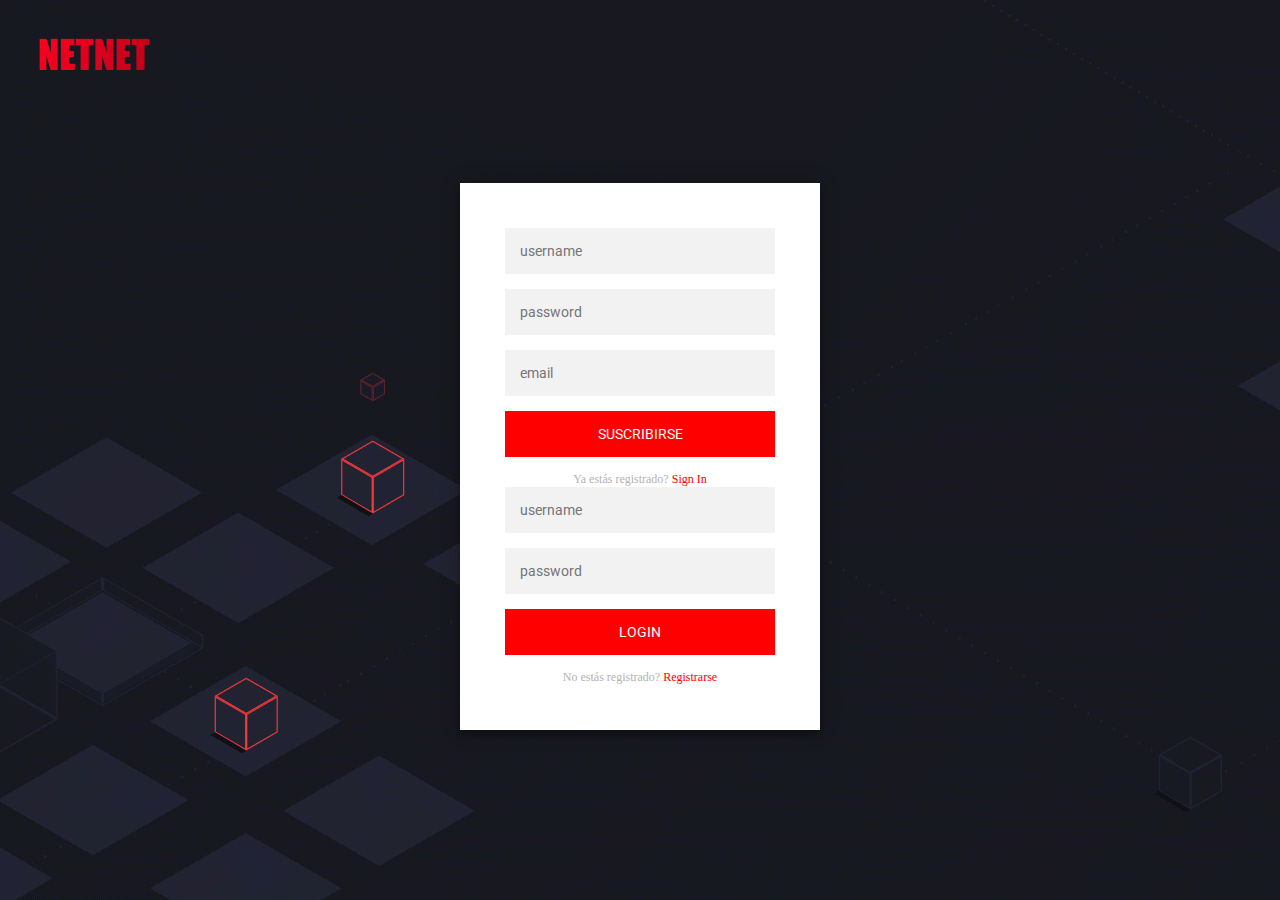
<file: formulario.html>
<!DOCTYPE html>
<html lang="en">

<head>
    <meta charset="UTF-8">
    <meta http-equiv="X-UA-Compatible" content="IE=edge">
    <meta name="viewport" content="width=device-width, initial-scale=1.0">
    <title>Netnet</title>
    <link rel="shortcut icon" href="img/favi.png" type="image/x-icon">
    <link rel="stylesheet" href="css/principal.css">
</head>

<body>
    <header class="header-login">
       <a href="index.html"><img src="img/logo.png" alt="Logo Net net"></a> 
    </header>
    <div class="contenedor-formularios">
        <div class="formulario">
            <form class="formularioinicio" id="formularioregistro">
                <input type="text" required id="name" autofocus autocomplete="Name" class="nombreclase" name="usuario" placeholder="username" />
                <input type="password" required id="password"  class="passclase" name="pass" placeholder="password" />
                <input type="email" required id="email" autocomplete="email" name="mail" placeholder="email" />
                <button type="submit">Suscribirse</button>
                <p class="mensaje">Ya estás registrado? <a href="#">Sign In</a></p>
            </form>
            <form class="formularioregistro">
                <input type="text" required placeholder="username" />
                <input type="password" required placeholder="password" />
                <button>login</button> 
                <p class="mensaje">No estás registrado? <a href="#">Registrarse</a></p>
            </form>
        </div>
    </div>
    <script src="https://code.jquery.com/jquery-3.5.1.js"></script>
    <script src="js/formulario.js"></script>

    

</body>

</html>
</file>
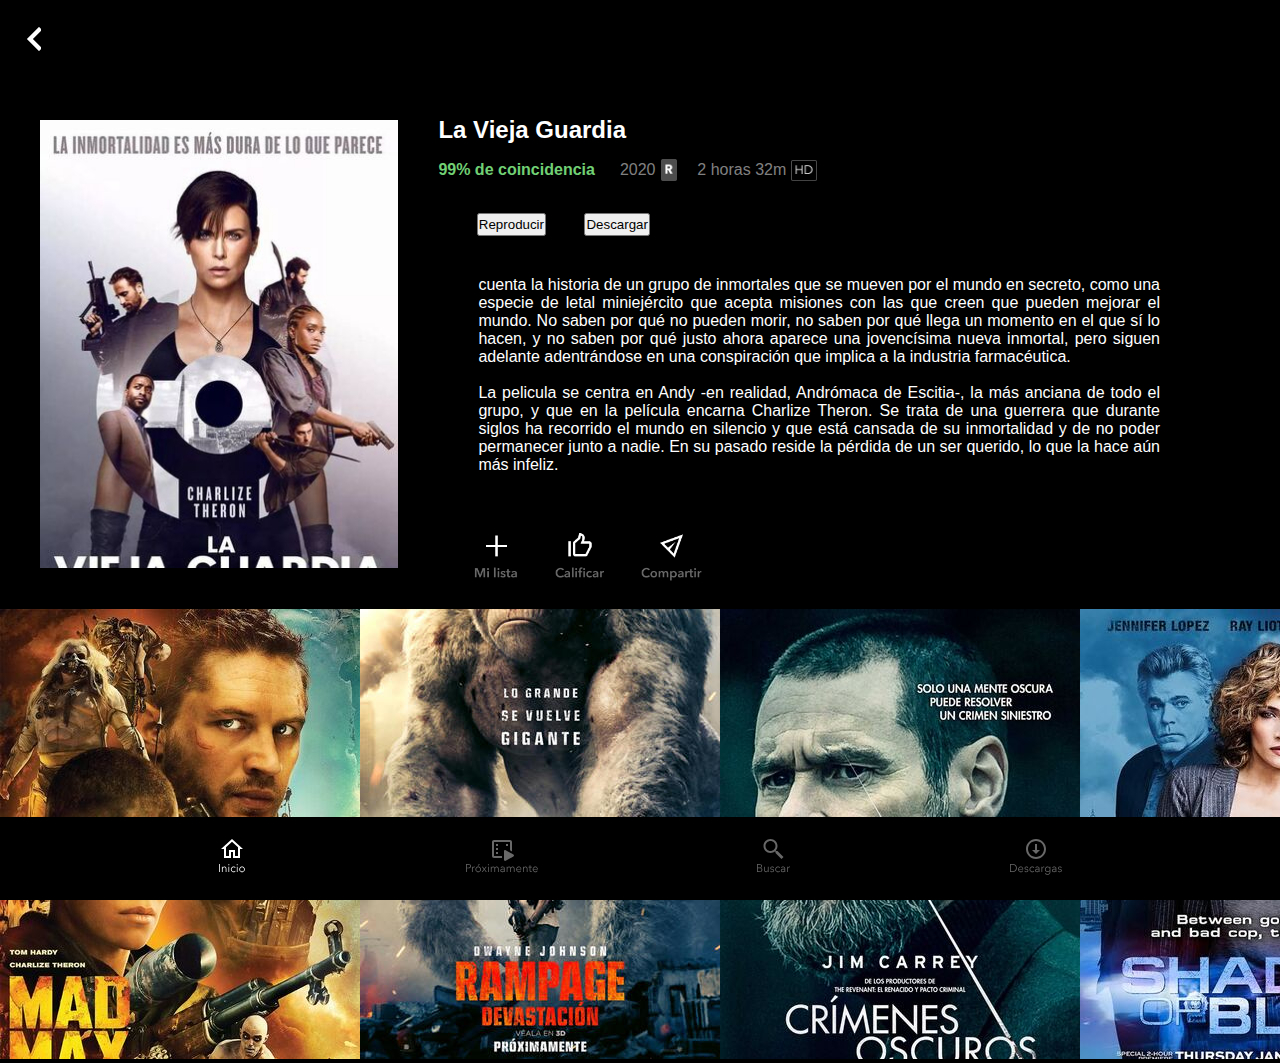
<file: pelicula.html>
<!DOCTYPE html>
<html lang="en">

<head>
    <meta charset="UTF-8">
    <meta http-equiv="X-UA-Compatible" content="IE=edge">
    <meta name="viewport" content="width=device-width, initial-scale=1.0">
    <link rel="shortcut icon" href="img/favi.png" type="image/x-icon">
    <link rel="stylesheet" href="css/style.css">
    <link rel="stylesheet" href="css/second.css">
    <title>Netnet -Peliculas</title>
</head>

<body>
    <header class="pelicula-header">
        <a href="index.html"><img class="botonback" src="img/back.png" alt="Back botón"></a>
    </header>

    <main class="principal">
        <img class="imagen-principal" src="img/old-guard.jpg" alt="">
        <section class="movie2"> <br> <br>
            <h2>La Vieja Guardia</h2>
            <div class="coincidencia">
                <label class="porcentaje">99% de coincidencia </label>
                <label class="anio">2020</label><img class="r-image" src="img/r-image.png">
                <label class="duracion">2 horas 32m</label><img class="hd" src="img/hd.png" alt="">
            </div>
            <div class="botones">
                <button>Reproducir</button>
                <button>Descargar</button>
            </div>
            <div class="resumen">
                <p>
                    cuenta la historia de un grupo de inmortales que se mueven por el mundo en secreto, como una especie
                    de letal miniejército que acepta misiones con las que creen que pueden mejorar el mundo. No saben
                    por qué no pueden morir, no saben por qué llega un momento en el que sí lo hacen, y no saben por qué
                    justo ahora aparece una jovencísima nueva inmortal, pero siguen adelante adentrándose en una
                    conspiración que implica a la industria farmacéutica. <br> <br>


                    La pelicula se centra en Andy -en realidad, Andrómaca de Escitia-, la más anciana de todo el grupo,
                    y que en la película encarna Charlize Theron. Se trata de una guerrera que durante siglos ha
                    recorrido el mundo en silencio y que está cansada de su inmortalidad y de no poder permanecer junto
                    a nadie. En su pasado reside la pérdida de un ser querido, lo que la hace aún más infeliz. <br> <br></p>

                </div>
                <div class="botones-peli">
                    <img src="img/milista2.png" alt="">
                    <img src="img/calificar.png" alt="">
                    <img src="img/compartir.png" alt="">
                </div>
            </section>
        </main>
          <!-- Similares -->
        <article>
            <div class="contenedor">
                <div class="pelicula">
                    <a href="#">
                        <img class="peli-galeria" src="img/Mad_Max_Furia_.jpg" alt="">
                    </a>
                </div>
                <div class="pelicula">
                    <a href="#">
                        <img class="peli-galeria" src="img/rampage.jpg" alt="">
                    </a>
                </div>

                <div class="pelicula">
                    <a href="#">
                        <img class="peli-galeria" src="img/oscuros.jpg" alt="">
                    </a>
                </div>
                <div class="pelicula">
                    <a href="#">
                        <img class="peli-galeria" src="img/Shades_blue.jpg"alt="">
                    </a>
                </div>
                <div class="pelicula">
                    <a href="#">
                        <img class="peli-galeria" src="img/paquiao.jpg" alt="">
                    </a>
                </div>
                <div class="pelicula">
                    <a href="#">
                        <img class="peli-galeria" src="img/rocky.jpg" alt="">
                    </a>
                </div>
                <div class="pelicula">
                    <a href="#">
                        <img class="peli-galeria" src="img/furia de titanes.jpg" alt="">
                        </a>
                    </div>
                </div>
            </div>
        </article>
        
    <!-- Footer -->
    <footer class="footer">
        <ul class="lista-footer">
            <li class="icono"><a href="#">
                    <svg width="30" height="39" viewBox="0 0 28 39" fill="none" xmlns="http://www.w3.org/2000/svg">
                        <path
                            d="M14 2.09961L3 12H6V21H13V15H15V21H22V12H25L14 2.09961ZM14 4.79102L20 10.1914V11V19H17V13H11V19H8V10.1914L14 4.79102Z"
                            fill="white" />
                        <path
                            d="M1.8592 35H1.0528V27.0704H1.8592V35ZM4.60058 29.7584C4.61551 29.9003 4.62671 30.0571 4.63418 30.2288C4.64164 30.4005 4.64537 30.5424 4.64537 30.6544H4.66777C4.81711 30.3483 5.05977 30.1019 5.39578 29.9152C5.73178 29.7211 6.08644 29.624 6.45977 29.624C7.12431 29.624 7.62084 29.8219 7.94938 30.2176C8.28538 30.6133 8.45338 31.136 8.45338 31.7856V35H7.69178V32.0992C7.69178 31.8229 7.66938 31.5728 7.62458 31.3488C7.57978 31.1248 7.50138 30.9344 7.38937 30.7776C7.28484 30.6133 7.13924 30.4864 6.95258 30.3968C6.77338 30.3072 6.54564 30.2624 6.26938 30.2624C6.06777 30.2624 5.86991 30.3035 5.67578 30.3856C5.48911 30.4677 5.32111 30.5947 5.17177 30.7664C5.02244 30.9307 4.90298 31.1435 4.81337 31.4048C4.72377 31.6587 4.67898 31.9611 4.67898 32.312V35H3.91737V30.912C3.91737 30.7701 3.91364 30.5872 3.90617 30.3632C3.89871 30.1392 3.88751 29.9376 3.87257 29.7584H4.60058ZM11.198 35H10.4364V29.7584H11.198V35ZM11.3548 27.7424C11.3548 27.8992 11.2988 28.0299 11.1868 28.1344C11.0748 28.2315 10.9516 28.28 10.8172 28.28C10.6828 28.28 10.5596 28.2315 10.4476 28.1344C10.3356 28.0299 10.2796 27.8992 10.2796 27.7424C10.2796 27.5856 10.3356 27.4587 10.4476 27.3616C10.5596 27.2571 10.6828 27.2048 10.8172 27.2048C10.9516 27.2048 11.0748 27.2571 11.1868 27.3616C11.2988 27.4587 11.3548 27.5856 11.3548 27.7424ZM16.9996 30.9568C16.8727 30.7552 16.686 30.5909 16.4396 30.464C16.2007 30.3296 15.9393 30.2624 15.6556 30.2624C15.3495 30.2624 15.0732 30.3184 14.8268 30.4304C14.5804 30.5349 14.3676 30.6843 14.1884 30.8784C14.0167 31.0651 13.8823 31.2891 13.7852 31.5504C13.6956 31.8043 13.6508 32.0805 13.6508 32.3792C13.6508 32.6779 13.6956 32.9541 13.7852 33.208C13.8823 33.4619 14.0167 33.6859 14.1884 33.88C14.3601 34.0667 14.5692 34.216 14.8156 34.328C15.062 34.4325 15.3383 34.4848 15.6444 34.4848C15.9804 34.4848 16.2641 34.4213 16.4956 34.2944C16.7271 34.1675 16.9175 34.0032 17.0668 33.8016L17.638 34.2272C17.414 34.5035 17.1377 34.7237 16.8092 34.888C16.4881 35.0523 16.0999 35.1344 15.6444 35.1344C15.2188 35.1344 14.8343 35.0672 14.4908 34.9328C14.1473 34.7909 13.8524 34.5968 13.606 34.3504C13.3671 34.104 13.1804 33.8128 13.046 33.4768C12.9116 33.1408 12.8444 32.7749 12.8444 32.3792C12.8444 31.9835 12.9116 31.6176 13.046 31.2816C13.1804 30.9456 13.3671 30.6544 13.606 30.408C13.8524 30.1616 14.1473 29.9712 14.4908 29.8368C14.8343 29.6949 15.2188 29.624 15.6444 29.624C15.9953 29.624 16.35 29.7024 16.7084 29.8592C17.0743 30.0085 17.3692 30.2325 17.5932 30.5312L16.9996 30.9568ZM19.598 35H18.8364V29.7584H19.598V35ZM19.7548 27.7424C19.7548 27.8992 19.6988 28.0299 19.5868 28.1344C19.4748 28.2315 19.3516 28.28 19.2172 28.28C19.0828 28.28 18.9596 28.2315 18.8476 28.1344C18.7356 28.0299 18.6796 27.8992 18.6796 27.7424C18.6796 27.5856 18.7356 27.4587 18.8476 27.3616C18.9596 27.2571 19.0828 27.2048 19.2172 27.2048C19.3516 27.2048 19.4748 27.2571 19.5868 27.3616C19.6988 27.4587 19.7548 27.5856 19.7548 27.7424ZM26.8332 32.3792C26.8332 32.7749 26.7623 33.1408 26.6204 33.4768C26.486 33.8128 26.2956 34.104 26.0492 34.3504C25.8028 34.5968 25.5079 34.7909 25.1644 34.9328C24.8209 35.0672 24.4439 35.1344 24.0332 35.1344C23.63 35.1344 23.2567 35.0672 22.9132 34.9328C22.5697 34.7909 22.2748 34.5968 22.0284 34.3504C21.782 34.104 21.5879 33.8128 21.446 33.4768C21.3116 33.1408 21.2444 32.7749 21.2444 32.3792C21.2444 31.9835 21.3116 31.6176 21.446 31.2816C21.5879 30.9456 21.782 30.6544 22.0284 30.408C22.2748 30.1616 22.5697 29.9712 22.9132 29.8368C23.2567 29.6949 23.63 29.624 24.0332 29.624C24.4439 29.624 24.8209 29.6949 25.1644 29.8368C25.5079 29.9712 25.8028 30.1616 26.0492 30.408C26.2956 30.6544 26.486 30.9456 26.6204 31.2816C26.7623 31.6176 26.8332 31.9835 26.8332 32.3792ZM26.0268 32.3792C26.0268 32.088 25.9783 31.8155 25.8812 31.5616C25.7916 31.3003 25.6609 31.0763 25.4892 30.8896C25.3175 30.6955 25.1084 30.5424 24.862 30.4304C24.6156 30.3184 24.3393 30.2624 24.0332 30.2624C23.7271 30.2624 23.4508 30.3184 23.2044 30.4304C22.9655 30.5424 22.7601 30.6955 22.5884 30.8896C22.4167 31.0763 22.2823 31.3003 22.1852 31.5616C22.0956 31.8155 22.0508 32.088 22.0508 32.3792C22.0508 32.6704 22.0956 32.9467 22.1852 33.208C22.2823 33.4619 22.4167 33.6859 22.5884 33.88C22.7601 34.0667 22.9655 34.216 23.2044 34.328C23.4508 34.4325 23.7271 34.4848 24.0332 34.4848C24.3393 34.4848 24.6156 34.4325 24.862 34.328C25.1084 34.216 25.3175 34.0667 25.4892 33.88C25.6609 33.6859 25.7916 33.4619 25.8812 33.208C25.9783 32.9467 26.0268 32.6704 26.0268 32.3792Z"
                            fill="white" />
                    </svg>
                </a></li>
            <li class="icono"><a href="#">
                    <svg width="74" height="39" viewBox="0 0 74 39" fill="none" xmlns="http://www.w3.org/2000/svg">
                        <g clip-path="url(#clip0)">
                            <path
                                d="M29 3C27.897 3 27 3.897 27 5V19C27 20.103 27.897 21 29 21H37V19H29V5H45V13.2852L47 14.4082V5C47 3.897 46.103 3 45 3H29ZM31.002 7V9H33V7H31.002ZM41 7V9H43V7H41ZM31 11V13H33V11H31ZM40.0859 13C39.514 13.019 39 13.492 39 14.1445V22.8555C39 23.7255 39.9132 24.2764 40.6602 23.8574L48.4199 19.502C49.1939 19.067 49.1939 17.932 48.4199 17.498L40.6602 13.1426C40.4734 13.0378 40.2766 12.9937 40.0859 13ZM31 15V17H33V15H31Z"
                                fill="#686868" />
                        </g>
                        <path
                            d="M1.0528 27.0704H3.2928C3.696 27.0704 4.06187 27.1152 4.3904 27.2048C4.71893 27.2869 4.99893 27.4176 5.2304 27.5968C5.46933 27.7685 5.65227 27.9888 5.7792 28.2576C5.90613 28.5189 5.9696 28.8288 5.9696 29.1872C5.9696 29.5456 5.9024 29.8592 5.768 30.128C5.64107 30.3893 5.45813 30.6096 5.2192 30.7888C4.98773 30.9605 4.704 31.0912 4.368 31.1808C4.03947 31.2704 3.6736 31.3152 3.2704 31.3152H1.8592V35H1.0528V27.0704ZM1.8592 30.632H3.2256C3.86027 30.632 4.34187 30.5088 4.6704 30.2624C4.99893 30.016 5.1632 29.6576 5.1632 29.1872C5.1632 28.6944 4.99147 28.336 4.648 28.112C4.312 27.8805 3.83787 27.7648 3.2256 27.7648H1.8592V30.632ZM6.96894 30.912C6.96894 30.7701 6.9652 30.5872 6.95774 30.3632C6.95027 30.1392 6.93907 29.9376 6.92414 29.7584H7.65214C7.66707 29.9003 7.67827 30.0571 7.68574 30.2288C7.6932 30.4005 7.69694 30.5424 7.69694 30.6544H7.71934C7.86867 30.3483 8.09267 30.1019 8.39134 29.9152C8.69 29.7211 9.026 29.624 9.39934 29.624C9.4964 29.624 9.58227 29.6277 9.65694 29.6352C9.73907 29.6427 9.8212 29.6576 9.90334 29.68L9.80254 30.3968C9.75774 30.3819 9.68307 30.3669 9.57854 30.352C9.474 30.3371 9.36947 30.3296 9.26494 30.3296C9.06334 30.3296 8.8692 30.3669 8.68254 30.4416C8.49587 30.5163 8.3316 30.6357 8.18974 30.8C8.05534 30.9568 7.94334 31.1621 7.85374 31.416C7.7716 31.6624 7.73054 31.9611 7.73054 32.312V35H6.96894V30.912ZM16.016 32.3792C16.016 32.7749 15.9451 33.1408 15.8032 33.4768C15.6688 33.8128 15.4784 34.104 15.232 34.3504C14.9856 34.5968 14.6907 34.7909 14.3472 34.9328C14.0037 35.0672 13.6267 35.1344 13.216 35.1344C12.8128 35.1344 12.4395 35.0672 12.096 34.9328C11.7525 34.7909 11.4576 34.5968 11.2112 34.3504C10.9648 34.104 10.7707 33.8128 10.6288 33.4768C10.4944 33.1408 10.4272 32.7749 10.4272 32.3792C10.4272 31.9835 10.4944 31.6176 10.6288 31.2816C10.7707 30.9456 10.9648 30.6544 11.2112 30.408C11.4576 30.1616 11.7525 29.9712 12.096 29.8368C12.4395 29.6949 12.8128 29.624 13.216 29.624C13.6267 29.624 14.0037 29.6949 14.3472 29.8368C14.6907 29.9712 14.9856 30.1616 15.232 30.408C15.4784 30.6544 15.6688 30.9456 15.8032 31.2816C15.9451 31.6176 16.016 31.9835 16.016 32.3792ZM15.2096 32.3792C15.2096 32.088 15.1611 31.8155 15.064 31.5616C14.9744 31.3003 14.8437 31.0763 14.672 30.8896C14.5003 30.6955 14.2912 30.5424 14.0448 30.4304C13.7984 30.3184 13.5221 30.2624 13.216 30.2624C12.9099 30.2624 12.6336 30.3184 12.3872 30.4304C12.1483 30.5424 11.9429 30.6955 11.7712 30.8896C11.5995 31.0763 11.4651 31.3003 11.368 31.5616C11.2784 31.8155 11.2336 32.088 11.2336 32.3792C11.2336 32.6704 11.2784 32.9467 11.368 33.208C11.4651 33.4619 11.5995 33.6859 11.7712 33.88C11.9429 34.0667 12.1483 34.216 12.3872 34.328C12.6336 34.4325 12.9099 34.4848 13.216 34.4848C13.5221 34.4848 13.7984 34.4325 14.0448 34.328C14.2912 34.216 14.5003 34.0667 14.672 33.88C14.8437 33.6859 14.9744 33.4619 15.064 33.208C15.1611 32.9467 15.2096 32.6704 15.2096 32.3792ZM13.4176 28.6832H12.7568L13.8768 27.0704H14.896L13.4176 28.6832ZM18.8212 32.2896L16.8836 29.7584H17.858L19.2916 31.752L20.7252 29.7584H21.6436L19.7396 32.256L21.8228 35H20.8372L19.2804 32.816L17.6788 35H16.7604L18.8212 32.2896ZM23.7871 35H23.0255V29.7584H23.7871V35ZM23.9439 27.7424C23.9439 27.8992 23.8879 28.0299 23.7759 28.1344C23.6639 28.2315 23.5407 28.28 23.4063 28.28C23.2719 28.28 23.1487 28.2315 23.0367 28.1344C22.9247 28.0299 22.8687 27.8992 22.8687 27.7424C22.8687 27.5856 22.9247 27.4587 23.0367 27.3616C23.1487 27.2571 23.2719 27.2048 23.4063 27.2048C23.5407 27.2048 23.6639 27.2571 23.7759 27.3616C23.8879 27.4587 23.9439 27.5856 23.9439 27.7424ZM26.5646 30.6544C26.714 30.3483 26.9417 30.1019 27.2478 29.9152C27.5614 29.7211 27.9086 29.624 28.2894 29.624C28.4313 29.624 28.5769 29.6389 28.7262 29.6688C28.883 29.6987 29.0324 29.7584 29.1742 29.848C29.3236 29.9301 29.458 30.0421 29.5774 30.184C29.7044 30.3259 29.8126 30.5088 29.9022 30.7328C30.0814 30.3744 30.3241 30.1019 30.6302 29.9152C30.9438 29.7211 31.3134 29.624 31.739 29.624C32.4036 29.624 32.9001 29.8219 33.2286 30.2176C33.5646 30.6133 33.7327 31.136 33.7327 31.7856V35H32.971V32.0992C32.971 31.5467 32.8665 31.1024 32.6574 30.7664C32.4558 30.4304 32.1086 30.2624 31.6158 30.2624C31.3396 30.2624 31.1044 30.3184 30.9102 30.4304C30.7236 30.5424 30.5705 30.6917 30.451 30.8784C30.339 31.0576 30.2569 31.2629 30.2046 31.4944C30.1524 31.7259 30.1262 31.9648 30.1262 32.2112V35H29.3646V31.9424C29.3646 31.6885 29.346 31.4571 29.3086 31.248C29.2713 31.0389 29.2041 30.8635 29.107 30.7216C29.0174 30.5723 28.8905 30.4603 28.7262 30.3856C28.562 30.3035 28.3529 30.2624 28.099 30.2624C27.9198 30.2624 27.7369 30.3035 27.5502 30.3856C27.371 30.4677 27.2068 30.5947 27.0574 30.7664C26.9156 30.9307 26.7998 31.1435 26.7102 31.4048C26.6206 31.6587 26.5758 31.9611 26.5758 32.312V35H25.8142V30.912C25.8142 30.7701 25.8105 30.5872 25.803 30.3632C25.7956 30.1392 25.7844 29.9376 25.7694 29.7584H26.4974C26.5124 29.9003 26.5236 30.0571 26.531 30.2288C26.5385 30.4005 26.5422 30.5424 26.5422 30.6544H26.5646ZM39.0057 31.6176C39.0057 31.1621 38.8863 30.8224 38.6473 30.5984C38.4084 30.3744 38.0612 30.2624 37.6057 30.2624C37.2921 30.2624 37.0009 30.3184 36.7321 30.4304C36.4633 30.5424 36.2356 30.6917 36.0489 30.8784L35.6233 30.3744C35.8399 30.1579 36.1236 29.9787 36.4745 29.8368C36.8329 29.6949 37.2361 29.624 37.6841 29.624C37.9679 29.624 38.2329 29.6651 38.4793 29.7472C38.7257 29.8219 38.9423 29.9376 39.1289 30.0944C39.3156 30.2512 39.4612 30.4491 39.5657 30.688C39.6703 30.9269 39.7225 31.2069 39.7225 31.528V33.824C39.7225 34.0256 39.73 34.2347 39.7449 34.4512C39.7599 34.6677 39.7823 34.8507 39.8121 35H39.1289C39.1065 34.8731 39.0879 34.7349 39.0729 34.5856C39.058 34.4363 39.0505 34.2907 39.0505 34.1488H39.0281C38.7892 34.4997 38.5167 34.7536 38.2105 34.9104C37.9119 35.0597 37.5497 35.1344 37.1241 35.1344C36.9225 35.1344 36.7135 35.1045 36.4969 35.0448C36.2879 34.9925 36.0937 34.9029 35.9145 34.776C35.7428 34.6491 35.5972 34.4848 35.4777 34.2832C35.3657 34.0816 35.3097 33.8352 35.3097 33.544C35.3097 33.1408 35.4105 32.8235 35.6121 32.592C35.8212 32.3531 36.0975 32.1776 36.4409 32.0656C36.7844 31.9461 37.1764 31.8715 37.6169 31.8416C38.0649 31.8043 38.5279 31.7856 39.0057 31.7856V31.6176ZM38.7817 32.3792C38.4681 32.3792 38.1508 32.3941 37.8297 32.424C37.5161 32.4464 37.2287 32.4987 36.9673 32.5808C36.7135 32.6555 36.5044 32.7675 36.3401 32.9168C36.1759 33.0661 36.0937 33.264 36.0937 33.5104C36.0937 33.6971 36.1273 33.8539 36.1945 33.9808C36.2692 34.1077 36.3663 34.2123 36.4857 34.2944C36.6052 34.3691 36.7359 34.4251 36.8777 34.4624C37.0271 34.4923 37.1764 34.5072 37.3257 34.5072C37.5945 34.5072 37.8335 34.4624 38.0425 34.3728C38.2516 34.2757 38.4271 34.1488 38.5689 33.992C38.7108 33.8277 38.8191 33.6411 38.8937 33.432C38.9684 33.2229 39.0057 33.0027 39.0057 32.7712V32.3792H38.7817ZM42.435 30.6544C42.5843 30.3483 42.812 30.1019 43.1182 29.9152C43.4318 29.7211 43.779 29.624 44.1598 29.624C44.3016 29.624 44.4472 29.6389 44.5966 29.6688C44.7534 29.6987 44.9027 29.7584 45.0446 29.848C45.1939 29.9301 45.3283 30.0421 45.4478 30.184C45.5747 30.3259 45.683 30.5088 45.7726 30.7328C45.9518 30.3744 46.1944 30.1019 46.5006 29.9152C46.8142 29.7211 47.1838 29.624 47.6094 29.624C48.2739 29.624 48.7704 29.8219 49.099 30.2176C49.435 30.6133 49.603 31.136 49.603 31.7856V35H48.8414V32.0992C48.8414 31.5467 48.7368 31.1024 48.5278 30.7664C48.3262 30.4304 47.979 30.2624 47.4862 30.2624C47.2099 30.2624 46.9747 30.3184 46.7806 30.4304C46.5939 30.5424 46.4408 30.6917 46.3214 30.8784C46.2094 31.0576 46.1272 31.2629 46.075 31.4944C46.0227 31.7259 45.9966 31.9648 45.9966 32.2112V35H45.235V31.9424C45.235 31.6885 45.2163 31.4571 45.179 31.248C45.1416 31.0389 45.0744 30.8635 44.9774 30.7216C44.8878 30.5723 44.7608 30.4603 44.5966 30.3856C44.4323 30.3035 44.2232 30.2624 43.9694 30.2624C43.7902 30.2624 43.6072 30.3035 43.4206 30.3856C43.2414 30.4677 43.0771 30.5947 42.9278 30.7664C42.7859 30.9307 42.6702 31.1435 42.5806 31.4048C42.491 31.6587 42.4462 31.9611 42.4462 32.312V35H41.6846V30.912C41.6846 30.7701 41.6808 30.5872 41.6734 30.3632C41.6659 30.1392 41.6547 29.9376 41.6398 29.7584H42.3678C42.3827 29.9003 42.3939 30.0571 42.4014 30.2288C42.4088 30.4005 42.4126 30.5424 42.4126 30.6544H42.435ZM55.5705 31.976C55.5481 31.4832 55.3875 31.0763 55.0889 30.7552C54.7977 30.4267 54.3795 30.2624 53.8345 30.2624C53.5806 30.2624 53.3454 30.3109 53.1289 30.408C52.9123 30.4976 52.7219 30.6245 52.5577 30.7888C52.3934 30.9456 52.2627 31.1285 52.1657 31.3376C52.0686 31.5392 52.0126 31.752 51.9977 31.976H55.5705ZM56.3433 32.2224C56.3433 32.2747 56.3433 32.3307 56.3433 32.3904C56.3433 32.4501 56.3395 32.5136 56.3321 32.5808H51.9865C51.9939 32.8421 52.0462 33.0885 52.1433 33.32C52.2403 33.5515 52.3747 33.7531 52.5465 33.9248C52.7182 34.0965 52.9198 34.2347 53.1513 34.3392C53.3827 34.4363 53.6329 34.4848 53.9017 34.4848C54.2974 34.4848 54.6371 34.3952 54.9209 34.216C55.2121 34.0293 55.4323 33.8165 55.5817 33.5776L56.1529 34.0256C55.8393 34.4213 55.4921 34.7051 55.1113 34.8768C54.7379 35.0485 54.3347 35.1344 53.9017 35.1344C53.5134 35.1344 53.1513 35.0672 52.8153 34.9328C52.4867 34.7909 52.203 34.5968 51.9641 34.3504C51.7251 34.104 51.5347 33.8128 51.3929 33.4768C51.2585 33.1408 51.1913 32.7749 51.1913 32.3792C51.1913 31.9835 51.2585 31.6176 51.3929 31.2816C51.5273 30.9456 51.7139 30.6544 51.9529 30.408C52.1918 30.1616 52.4718 29.9712 52.7929 29.8368C53.1139 29.6949 53.4611 29.624 53.8345 29.624C54.2451 29.624 54.6073 29.6949 54.9209 29.8368C55.2345 29.9712 55.4958 30.1579 55.7049 30.3968C55.9139 30.6283 56.0707 30.9008 56.1753 31.2144C56.2873 31.528 56.3433 31.864 56.3433 32.2224ZM58.6646 29.7584C58.6796 29.9003 58.6908 30.0571 58.6982 30.2288C58.7057 30.4005 58.7094 30.5424 58.7094 30.6544H58.7318C58.8812 30.3483 59.1238 30.1019 59.4598 29.9152C59.7958 29.7211 60.1505 29.624 60.5238 29.624C61.1884 29.624 61.6849 29.8219 62.0134 30.2176C62.3494 30.6133 62.5174 31.136 62.5174 31.7856V35H61.7558V32.0992C61.7558 31.8229 61.7334 31.5728 61.6886 31.3488C61.6438 31.1248 61.5654 30.9344 61.4534 30.7776C61.3489 30.6133 61.2033 30.4864 61.0166 30.3968C60.8374 30.3072 60.6097 30.2624 60.3334 30.2624C60.1318 30.2624 59.934 30.3035 59.7398 30.3856C59.5532 30.4677 59.3852 30.5947 59.2358 30.7664C59.0865 30.9307 58.967 31.1435 58.8774 31.4048C58.7878 31.6587 58.743 31.9611 58.743 32.312V35H57.9814V30.912C57.9814 30.7701 57.9777 30.5872 57.9702 30.3632C57.9628 30.1392 57.9516 29.9376 57.9366 29.7584H58.6646ZM66.8524 30.3968H65.374V33.4544C65.374 33.6485 65.3927 33.8091 65.43 33.936C65.4674 34.0629 65.5196 34.1637 65.5868 34.2384C65.6615 34.3056 65.7474 34.3541 65.8444 34.384C65.9415 34.4064 66.046 34.4176 66.158 34.4176C66.2626 34.4176 66.3708 34.4027 66.4828 34.3728C66.6023 34.3429 66.7143 34.3019 66.8188 34.2496L66.8524 34.9104C66.718 34.9627 66.5762 35 66.4268 35.0224C66.285 35.0523 66.1282 35.0672 65.9564 35.0672C65.8146 35.0672 65.6652 35.0485 65.5084 35.0112C65.3516 34.9739 65.206 34.9029 65.0716 34.7984C64.9372 34.6939 64.8252 34.552 64.7356 34.3728C64.6535 34.1936 64.6124 33.9584 64.6124 33.6672V30.3968H63.526V29.7584H64.6124V28.28H65.374V29.7584H66.8524V30.3968ZM72.0423 31.976C72.0199 31.4832 71.8594 31.0763 71.5607 30.7552C71.2695 30.4267 70.8514 30.2624 70.3063 30.2624C70.0525 30.2624 69.8173 30.3109 69.6007 30.408C69.3842 30.4976 69.1938 30.6245 69.0295 30.7888C68.8653 30.9456 68.7346 31.1285 68.6375 31.3376C68.5405 31.5392 68.4845 31.752 68.4695 31.976H72.0423ZM72.8151 32.2224C72.8151 32.2747 72.8151 32.3307 72.8151 32.3904C72.8151 32.4501 72.8114 32.5136 72.8039 32.5808H68.4583C68.4658 32.8421 68.5181 33.0885 68.6151 33.32C68.7122 33.5515 68.8466 33.7531 69.0183 33.9248C69.1901 34.0965 69.3917 34.2347 69.6231 34.3392C69.8546 34.4363 70.1047 34.4848 70.3735 34.4848C70.7693 34.4848 71.109 34.3952 71.3927 34.216C71.6839 34.0293 71.9042 33.8165 72.0535 33.5776L72.6247 34.0256C72.3111 34.4213 71.9639 34.7051 71.5831 34.8768C71.2098 35.0485 70.8066 35.1344 70.3735 35.1344C69.9853 35.1344 69.6231 35.0672 69.2871 34.9328C68.9586 34.7909 68.6749 34.5968 68.4359 34.3504C68.197 34.104 68.0066 33.8128 67.8647 33.4768C67.7303 33.1408 67.6631 32.7749 67.6631 32.3792C67.6631 31.9835 67.7303 31.6176 67.8647 31.2816C67.9991 30.9456 68.1858 30.6544 68.4247 30.408C68.6637 30.1616 68.9437 29.9712 69.2647 29.8368C69.5858 29.6949 69.933 29.624 70.3063 29.624C70.717 29.624 71.0791 29.6949 71.3927 29.8368C71.7063 29.9712 71.9677 30.1579 72.1767 30.3968C72.3858 30.6283 72.5426 30.9008 72.6471 31.2144C72.7591 31.528 72.8151 31.864 72.8151 32.2224Z"
                            fill="#686868" />
                        <defs>
                            <clipPath id="clip0">
                                <rect width="24" height="24" fill="white" transform="translate(25)" />
                            </clipPath>
                        </defs>
                    </svg>

                </a></li>
            <li class="icono"><a href="#">
                    <svg width="35" height="39" viewBox="0 0 35 39" fill="none" xmlns="http://www.w3.org/2000/svg">
                        <path
                            d="M14.5 2C10.6459 2 7.5 5.14585 7.5 9C7.5 12.8541 10.6459 16 14.5 16C16.248 16 17.845 15.348 19.0742 14.2812L19.5 14.707V16L25.5 22L27.5 20L21.5 14H20.207L19.7812 13.5742C20.848 12.345 21.5 10.748 21.5 9C21.5 5.14585 18.3541 2 14.5 2ZM14.5 4C17.2733 4 19.5 6.22673 19.5 9C19.5 11.7733 17.2733 14 14.5 14C11.7267 14 9.5 11.7733 9.5 9C9.5 6.22673 11.7267 4 14.5 4Z"
                            fill="#686868" />
                        <path
                            d="M1.0528 27.0704H3.416C3.71467 27.0704 4.01707 27.104 4.3232 27.1712C4.62933 27.2309 4.90187 27.3392 5.1408 27.496C5.3872 27.6453 5.58507 27.8507 5.7344 28.112C5.8912 28.3733 5.9696 28.7019 5.9696 29.0976C5.9696 29.5157 5.84267 29.8816 5.5888 30.1952C5.33493 30.5013 4.9952 30.7029 4.5696 30.8V30.8224C5.0848 30.8821 5.5104 31.0837 5.8464 31.4272C6.18987 31.7632 6.3616 32.2224 6.3616 32.8048C6.3616 33.1333 6.29067 33.4357 6.1488 33.712C6.0144 33.9808 5.82027 34.2123 5.5664 34.4064C5.31253 34.5931 5.00267 34.7387 4.6368 34.8432C4.27093 34.9477 3.86027 35 3.4048 35H1.0528V27.0704ZM1.8592 30.5424H3.4832C3.67733 30.5424 3.87147 30.52 4.0656 30.4752C4.2672 30.4304 4.45013 30.3557 4.6144 30.2512C4.77867 30.1392 4.90933 29.9936 5.0064 29.8144C5.11093 29.6352 5.1632 29.4149 5.1632 29.1536C5.1632 28.8997 5.11093 28.6869 5.0064 28.5152C4.90933 28.336 4.77493 28.1904 4.6032 28.0784C4.43147 27.9664 4.22987 27.888 3.9984 27.8432C3.76693 27.7909 3.52053 27.7648 3.2592 27.7648H1.8592V30.5424ZM1.8592 34.3056H3.36C3.6512 34.3056 3.92747 34.2795 4.1888 34.2272C4.4576 34.1675 4.68907 34.0779 4.8832 33.9584C5.0848 33.8315 5.24533 33.6709 5.3648 33.4768C5.48427 33.2752 5.544 33.0363 5.544 32.76C5.544 32.2373 5.3648 31.8491 5.0064 31.5952C4.65547 31.3339 4.1552 31.2032 3.5056 31.2032H1.8592V34.3056ZM11.9363 35C11.9214 34.8581 11.9102 34.7013 11.9027 34.5296C11.8952 34.3579 11.8915 34.216 11.8915 34.104H11.8691C11.7198 34.4101 11.4771 34.6603 11.1411 34.8544C10.8051 35.0411 10.4504 35.1344 10.0771 35.1344C9.41258 35.1344 8.91231 34.9365 8.57631 34.5408C8.24778 34.1451 8.08351 33.6224 8.08351 32.9728V29.7584H8.84511V32.6592C8.84511 32.9355 8.86751 33.1856 8.91231 33.4096C8.95711 33.6336 9.03178 33.8277 9.13631 33.992C9.24831 34.1488 9.39391 34.272 9.57311 34.3616C9.75978 34.4512 9.99125 34.496 10.2675 34.496C10.4691 34.496 10.6632 34.4549 10.8499 34.3728C11.044 34.2907 11.2158 34.1675 11.3651 34.0032C11.5144 33.8315 11.6339 33.6187 11.7235 33.3648C11.8131 33.1035 11.8579 32.7973 11.8579 32.4464V29.7584H12.6195V33.8464C12.6195 33.9883 12.6232 34.1712 12.6307 34.3952C12.6382 34.6192 12.6494 34.8208 12.6643 35H11.9363ZM17.4249 31.0016C17.3129 30.7851 17.1412 30.6096 16.9097 30.4752C16.6857 30.3333 16.4281 30.2624 16.1369 30.2624C16.0025 30.2624 15.8681 30.2773 15.7337 30.3072C15.5993 30.3371 15.4799 30.3856 15.3753 30.4528C15.2708 30.52 15.1849 30.6059 15.1177 30.7104C15.058 30.8149 15.0281 30.9381 15.0281 31.08C15.0281 31.3264 15.1289 31.5168 15.3305 31.6512C15.5321 31.7781 15.8495 31.8864 16.2825 31.976C16.9023 32.1029 17.3577 32.2896 17.6489 32.536C17.9476 32.7749 18.0969 33.0997 18.0969 33.5104C18.0969 33.8091 18.0372 34.0629 17.9177 34.272C17.8057 34.4736 17.6564 34.6416 17.4697 34.776C17.2831 34.9029 17.0703 34.9925 16.8313 35.0448C16.5999 35.1045 16.3647 35.1344 16.1257 35.1344C15.73 35.1344 15.3455 35.0523 14.9721 34.888C14.5988 34.7237 14.2927 34.4661 14.0537 34.1152L14.6585 33.6672C14.7929 33.8987 14.9908 34.0928 15.2521 34.2496C15.5135 34.4064 15.8009 34.4848 16.1145 34.4848C16.2788 34.4848 16.4356 34.4699 16.5849 34.44C16.7343 34.4101 16.8649 34.3579 16.9769 34.2832C17.0889 34.2085 17.1785 34.1152 17.2457 34.0032C17.3129 33.8837 17.3465 33.7381 17.3465 33.5664C17.3465 33.2901 17.2121 33.0848 16.9433 32.9504C16.682 32.8085 16.3012 32.6779 15.8009 32.5584C15.6441 32.5211 15.4761 32.4763 15.2969 32.424C15.1252 32.3643 14.9647 32.2821 14.8153 32.1776C14.666 32.0656 14.5428 31.9275 14.4457 31.7632C14.3487 31.5989 14.3001 31.3936 14.3001 31.1472C14.3001 30.8784 14.3524 30.6507 14.4569 30.464C14.5615 30.2699 14.6996 30.1131 14.8713 29.9936C15.0505 29.8667 15.2521 29.7733 15.4761 29.7136C15.7001 29.6539 15.9316 29.624 16.1705 29.624C16.5364 29.624 16.8911 29.7061 17.2345 29.8704C17.578 30.0347 17.8356 30.2661 18.0073 30.5648L17.4249 31.0016ZM23.3871 30.9568C23.2602 30.7552 23.0735 30.5909 22.8271 30.464C22.5882 30.3296 22.3268 30.2624 22.0431 30.2624C21.737 30.2624 21.4607 30.3184 21.2143 30.4304C20.9679 30.5349 20.7551 30.6843 20.5759 30.8784C20.4042 31.0651 20.2698 31.2891 20.1727 31.5504C20.0831 31.8043 20.0383 32.0805 20.0383 32.3792C20.0383 32.6779 20.0831 32.9541 20.1727 33.208C20.2698 33.4619 20.4042 33.6859 20.5759 33.88C20.7476 34.0667 20.9567 34.216 21.2031 34.328C21.4495 34.4325 21.7258 34.4848 22.0319 34.4848C22.3679 34.4848 22.6516 34.4213 22.8831 34.2944C23.1146 34.1675 23.305 34.0032 23.4543 33.8016L24.0255 34.2272C23.8015 34.5035 23.5252 34.7237 23.1967 34.888C22.8756 35.0523 22.4874 35.1344 22.0319 35.1344C21.6063 35.1344 21.2218 35.0672 20.8783 34.9328C20.5348 34.7909 20.2399 34.5968 19.9935 34.3504C19.7546 34.104 19.5679 33.8128 19.4335 33.4768C19.2991 33.1408 19.2319 32.7749 19.2319 32.3792C19.2319 31.9835 19.2991 31.6176 19.4335 31.2816C19.5679 30.9456 19.7546 30.6544 19.9935 30.408C20.2399 30.1616 20.5348 29.9712 20.8783 29.8368C21.2218 29.6949 21.6063 29.624 22.0319 29.624C22.3828 29.624 22.7375 29.7024 23.0959 29.8592C23.4618 30.0085 23.7567 30.2325 23.9807 30.5312L23.3871 30.9568ZM28.5167 31.6176C28.5167 31.1621 28.3972 30.8224 28.1583 30.5984C27.9194 30.3744 27.5722 30.2624 27.1167 30.2624C26.8031 30.2624 26.5119 30.3184 26.2431 30.4304C25.9743 30.5424 25.7466 30.6917 25.5599 30.8784L25.1343 30.3744C25.3508 30.1579 25.6346 29.9787 25.9855 29.8368C26.3439 29.6949 26.7471 29.624 27.1951 29.624C27.4788 29.624 27.7439 29.6651 27.9903 29.7472C28.2367 29.8219 28.4532 29.9376 28.6399 30.0944C28.8266 30.2512 28.9722 30.4491 29.0767 30.688C29.1812 30.9269 29.2335 31.2069 29.2335 31.528V33.824C29.2335 34.0256 29.241 34.2347 29.2559 34.4512C29.2708 34.6677 29.2932 34.8507 29.3231 35H28.6399C28.6175 34.8731 28.5988 34.7349 28.5839 34.5856C28.569 34.4363 28.5615 34.2907 28.5615 34.1488H28.5391C28.3002 34.4997 28.0276 34.7536 27.7215 34.9104C27.4228 35.0597 27.0607 35.1344 26.6351 35.1344C26.4335 35.1344 26.2244 35.1045 26.0079 35.0448C25.7988 34.9925 25.6047 34.9029 25.4255 34.776C25.2538 34.6491 25.1082 34.4848 24.9887 34.2832C24.8767 34.0816 24.8207 33.8352 24.8207 33.544C24.8207 33.1408 24.9215 32.8235 25.1231 32.592C25.3322 32.3531 25.6084 32.1776 25.9519 32.0656C26.2954 31.9461 26.6874 31.8715 27.1279 31.8416C27.5759 31.8043 28.0388 31.7856 28.5167 31.7856V31.6176ZM28.2927 32.3792C27.9791 32.3792 27.6618 32.3941 27.3407 32.424C27.0271 32.4464 26.7396 32.4987 26.4783 32.5808C26.2244 32.6555 26.0154 32.7675 25.8511 32.9168C25.6868 33.0661 25.6047 33.264 25.6047 33.5104C25.6047 33.6971 25.6383 33.8539 25.7055 33.9808C25.7802 34.1077 25.8772 34.2123 25.9967 34.2944C26.1162 34.3691 26.2468 34.4251 26.3887 34.4624C26.538 34.4923 26.6874 34.5072 26.8367 34.5072C27.1055 34.5072 27.3444 34.4624 27.5535 34.3728C27.7626 34.2757 27.938 34.1488 28.0799 33.992C28.2218 33.8277 28.33 33.6411 28.4047 33.432C28.4794 33.2229 28.5167 33.0027 28.5167 32.7712V32.3792H28.2927ZM31.1955 30.912C31.1955 30.7701 31.1918 30.5872 31.1843 30.3632C31.1768 30.1392 31.1656 29.9376 31.1507 29.7584H31.8787C31.8936 29.9003 31.9048 30.0571 31.9123 30.2288C31.9198 30.4005 31.9235 30.5424 31.9235 30.6544H31.9459C32.0952 30.3483 32.3192 30.1019 32.6179 29.9152C32.9166 29.7211 33.2526 29.624 33.6259 29.624C33.723 29.624 33.8088 29.6277 33.8835 29.6352C33.9656 29.6427 34.0478 29.6576 34.1299 29.68L34.0291 30.3968C33.9843 30.3819 33.9096 30.3669 33.8051 30.352C33.7006 30.3371 33.596 30.3296 33.4915 30.3296C33.2899 30.3296 33.0958 30.3669 32.9091 30.4416C32.7224 30.5163 32.5582 30.6357 32.4163 30.8C32.2819 30.9568 32.1699 31.1621 32.0803 31.416C31.9982 31.6624 31.9571 31.9611 31.9571 32.312V35H31.1955V30.912Z"
                            fill="#686868" />
                    </svg>

                </a></li>
            <li class="icono"><a href="#">
                    <svg width="54" height="39" viewBox="0 0 54 39" fill="none" xmlns="http://www.w3.org/2000/svg">
                        <path
                            d="M27 2C21.489 2 17 6.489 17 12C17 17.511 21.489 22 27 22C32.511 22 37 17.511 37 12C37 6.489 32.511 2 27 2ZM27 4C31.4301 4 35 7.56988 35 12C35 16.4301 31.4301 20 27 20C22.5699 20 19 16.4301 19 12C19 7.56988 22.5699 4 27 4ZM26 7V13H23L27 17L31 13H28V7H26Z"
                            fill="#686868" />
                        <path
                            d="M1.0528 27.0704H3.6848C4.1776 27.0704 4.6704 27.1525 5.1632 27.3168C5.66347 27.4811 6.11147 27.7312 6.5072 28.0672C6.9104 28.3957 7.2352 28.8101 7.4816 29.3104C7.728 29.8032 7.8512 30.3781 7.8512 31.0352C7.8512 31.6997 7.728 32.2784 7.4816 32.7712C7.2352 33.264 6.9104 33.6784 6.5072 34.0144C6.11147 34.3429 5.66347 34.5893 5.1632 34.7536C4.6704 34.9179 4.1776 35 3.6848 35H1.0528V27.0704ZM1.8592 34.2832H3.4608C4.05813 34.2832 4.57707 34.1899 5.0176 34.0032C5.4656 33.8165 5.8352 33.5739 6.1264 33.2752C6.4176 32.9691 6.63413 32.6219 6.776 32.2336C6.92533 31.8453 7 31.4459 7 31.0352C7 30.6245 6.92533 30.2251 6.776 29.8368C6.63413 29.4485 6.4176 29.1051 6.1264 28.8064C5.8352 28.5003 5.4656 28.2539 5.0176 28.0672C4.57707 27.8805 4.05813 27.7872 3.4608 27.7872H1.8592V34.2832ZM13.483 31.976C13.4606 31.4832 13.3 31.0763 13.0014 30.7552C12.7102 30.4267 12.292 30.2624 11.747 30.2624C11.4931 30.2624 11.2579 30.3109 11.0414 30.408C10.8248 30.4976 10.6344 30.6245 10.4702 30.7888C10.3059 30.9456 10.1752 31.1285 10.0782 31.3376C9.9811 31.5392 9.9251 31.752 9.91016 31.976H13.483ZM14.2558 32.2224C14.2558 32.2747 14.2558 32.3307 14.2558 32.3904C14.2558 32.4501 14.252 32.5136 14.2446 32.5808H9.89896C9.90643 32.8421 9.9587 33.0885 10.0558 33.32C10.1528 33.5515 10.2872 33.7531 10.459 33.9248C10.6307 34.0965 10.8323 34.2347 11.0638 34.3392C11.2952 34.4363 11.5454 34.4848 11.8142 34.4848C12.2099 34.4848 12.5496 34.3952 12.8334 34.216C13.1246 34.0293 13.3448 33.8165 13.4942 33.5776L14.0654 34.0256C13.7518 34.4213 13.4046 34.7051 13.0238 34.8768C12.6504 35.0485 12.2472 35.1344 11.8142 35.1344C11.4259 35.1344 11.0638 35.0672 10.7278 34.9328C10.3992 34.7909 10.1155 34.5968 9.87656 34.3504C9.63763 34.104 9.44723 33.8128 9.30536 33.4768C9.17096 33.1408 9.10376 32.7749 9.10376 32.3792C9.10376 31.9835 9.17096 31.6176 9.30536 31.2816C9.43976 30.9456 9.62643 30.6544 9.86536 30.408C10.1043 30.1616 10.3843 29.9712 10.7054 29.8368C11.0264 29.6949 11.3736 29.624 11.747 29.624C12.1576 29.624 12.5198 29.6949 12.8334 29.8368C13.147 29.9712 13.4083 30.1579 13.6174 30.3968C13.8264 30.6283 13.9832 30.9008 14.0878 31.2144C14.1998 31.528 14.2558 31.864 14.2558 32.2224ZM18.6827 31.0016C18.5707 30.7851 18.399 30.6096 18.1675 30.4752C17.9435 30.3333 17.6859 30.2624 17.3947 30.2624C17.2603 30.2624 17.1259 30.2773 16.9915 30.3072C16.8571 30.3371 16.7377 30.3856 16.6331 30.4528C16.5286 30.52 16.4427 30.6059 16.3755 30.7104C16.3158 30.8149 16.2859 30.9381 16.2859 31.08C16.2859 31.3264 16.3867 31.5168 16.5883 31.6512C16.7899 31.7781 17.1073 31.8864 17.5403 31.976C18.1601 32.1029 18.6155 32.2896 18.9067 32.536C19.2054 32.7749 19.3547 33.0997 19.3547 33.5104C19.3547 33.8091 19.295 34.0629 19.1755 34.272C19.0635 34.4736 18.9142 34.6416 18.7275 34.776C18.5409 34.9029 18.3281 34.9925 18.0891 35.0448C17.8577 35.1045 17.6225 35.1344 17.3835 35.1344C16.9878 35.1344 16.6033 35.0523 16.2299 34.888C15.8566 34.7237 15.5505 34.4661 15.3115 34.1152L15.9163 33.6672C16.0507 33.8987 16.2486 34.0928 16.5099 34.2496C16.7713 34.4064 17.0587 34.4848 17.3723 34.4848C17.5366 34.4848 17.6934 34.4699 17.8427 34.44C17.9921 34.4101 18.1227 34.3579 18.2347 34.2832C18.3467 34.2085 18.4363 34.1152 18.5035 34.0032C18.5707 33.8837 18.6043 33.7381 18.6043 33.5664C18.6043 33.2901 18.4699 33.0848 18.2011 32.9504C17.9398 32.8085 17.559 32.6779 17.0587 32.5584C16.9019 32.5211 16.7339 32.4763 16.5547 32.424C16.383 32.3643 16.2225 32.2821 16.0731 32.1776C15.9238 32.0656 15.8006 31.9275 15.7035 31.7632C15.6065 31.5989 15.5579 31.3936 15.5579 31.1472C15.5579 30.8784 15.6102 30.6507 15.7147 30.464C15.8193 30.2699 15.9574 30.1131 16.1291 29.9936C16.3083 29.8667 16.5099 29.7733 16.7339 29.7136C16.9579 29.6539 17.1894 29.624 17.4283 29.624C17.7942 29.624 18.1489 29.7061 18.4923 29.8704C18.8358 30.0347 19.0934 30.2661 19.2651 30.5648L18.6827 31.0016ZM24.6449 30.9568C24.518 30.7552 24.3313 30.5909 24.0849 30.464C23.846 30.3296 23.5846 30.2624 23.3009 30.2624C22.9948 30.2624 22.7185 30.3184 22.4721 30.4304C22.2257 30.5349 22.0129 30.6843 21.8337 30.8784C21.662 31.0651 21.5276 31.2891 21.4305 31.5504C21.3409 31.8043 21.2961 32.0805 21.2961 32.3792C21.2961 32.6779 21.3409 32.9541 21.4305 33.208C21.5276 33.4619 21.662 33.6859 21.8337 33.88C22.0054 34.0667 22.2145 34.216 22.4609 34.328C22.7073 34.4325 22.9836 34.4848 23.2897 34.4848C23.6257 34.4848 23.9094 34.4213 24.1409 34.2944C24.3724 34.1675 24.5628 34.0032 24.7121 33.8016L25.2833 34.2272C25.0593 34.5035 24.783 34.7237 24.4545 34.888C24.1334 35.0523 23.7452 35.1344 23.2897 35.1344C22.8641 35.1344 22.4796 35.0672 22.1361 34.9328C21.7926 34.7909 21.4977 34.5968 21.2513 34.3504C21.0124 34.104 20.8257 33.8128 20.6913 33.4768C20.5569 33.1408 20.4897 32.7749 20.4897 32.3792C20.4897 31.9835 20.5569 31.6176 20.6913 31.2816C20.8257 30.9456 21.0124 30.6544 21.2513 30.408C21.4977 30.1616 21.7926 29.9712 22.1361 29.8368C22.4796 29.6949 22.8641 29.624 23.2897 29.624C23.6406 29.624 23.9953 29.7024 24.3537 29.8592C24.7196 30.0085 25.0145 30.2325 25.2385 30.5312L24.6449 30.9568ZM29.7745 31.6176C29.7745 31.1621 29.655 30.8224 29.4161 30.5984C29.1772 30.3744 28.83 30.2624 28.3745 30.2624C28.0609 30.2624 27.7697 30.3184 27.5009 30.4304C27.2321 30.5424 27.0044 30.6917 26.8177 30.8784L26.3921 30.3744C26.6086 30.1579 26.8924 29.9787 27.2433 29.8368C27.6017 29.6949 28.0049 29.624 28.4529 29.624C28.7366 29.624 29.0017 29.6651 29.2481 29.7472C29.4945 29.8219 29.711 29.9376 29.8977 30.0944C30.0844 30.2512 30.23 30.4491 30.3345 30.688C30.439 30.9269 30.4913 31.2069 30.4913 31.528V33.824C30.4913 34.0256 30.4988 34.2347 30.5137 34.4512C30.5286 34.6677 30.551 34.8507 30.5809 35H29.8977C29.8753 34.8731 29.8566 34.7349 29.8417 34.5856C29.8268 34.4363 29.8193 34.2907 29.8193 34.1488H29.7969C29.558 34.4997 29.2854 34.7536 28.9793 34.9104C28.6806 35.0597 28.3185 35.1344 27.8929 35.1344C27.6913 35.1344 27.4822 35.1045 27.2657 35.0448C27.0566 34.9925 26.8625 34.9029 26.6833 34.776C26.5116 34.6491 26.366 34.4848 26.2465 34.2832C26.1345 34.0816 26.0785 33.8352 26.0785 33.544C26.0785 33.1408 26.1793 32.8235 26.3809 32.592C26.59 32.3531 26.8662 32.1776 27.2097 32.0656C27.5532 31.9461 27.9452 31.8715 28.3857 31.8416C28.8337 31.8043 29.2966 31.7856 29.7745 31.7856V31.6176ZM29.5505 32.3792C29.2369 32.3792 28.9196 32.3941 28.5985 32.424C28.2849 32.4464 27.9974 32.4987 27.7361 32.5808C27.4822 32.6555 27.2732 32.7675 27.1089 32.9168C26.9446 33.0661 26.8625 33.264 26.8625 33.5104C26.8625 33.6971 26.8961 33.8539 26.9633 33.9808C27.038 34.1077 27.135 34.2123 27.2545 34.2944C27.374 34.3691 27.5046 34.4251 27.6465 34.4624C27.7958 34.4923 27.9452 34.5072 28.0945 34.5072C28.3633 34.5072 28.6022 34.4624 28.8113 34.3728C29.0204 34.2757 29.1958 34.1488 29.3377 33.992C29.4796 33.8277 29.5878 33.6411 29.6625 33.432C29.7372 33.2229 29.7745 33.0027 29.7745 32.7712V32.3792H29.5505ZM32.4533 30.912C32.4533 30.7701 32.4496 30.5872 32.4421 30.3632C32.4346 30.1392 32.4234 29.9376 32.4085 29.7584H33.1365C33.1514 29.9003 33.1626 30.0571 33.1701 30.2288C33.1776 30.4005 33.1813 30.5424 33.1813 30.6544H33.2037C33.353 30.3483 33.577 30.1019 33.8757 29.9152C34.1744 29.7211 34.5104 29.624 34.8837 29.624C34.9808 29.624 35.0666 29.6277 35.1413 29.6352C35.2234 29.6427 35.3056 29.6576 35.3877 29.68L35.2869 30.3968C35.2421 30.3819 35.1674 30.3669 35.0629 30.352C34.9584 30.3371 34.8538 30.3296 34.7493 30.3296C34.5477 30.3296 34.3536 30.3669 34.1669 30.4416C33.9802 30.5163 33.816 30.6357 33.6741 30.8C33.5397 30.9568 33.4277 31.1621 33.3381 31.416C33.256 31.6624 33.2149 31.9611 33.2149 32.312V35H32.4533V30.912ZM36.5724 36.0528C36.7814 36.3216 37.0652 36.5493 37.4236 36.736C37.7894 36.9227 38.174 37.016 38.5772 37.016C38.9505 37.016 39.2678 36.96 39.5292 36.848C39.7905 36.7435 39.9996 36.5979 40.1564 36.4112C40.3206 36.2245 40.4401 36.0043 40.5148 35.7504C40.5894 35.504 40.6268 35.2389 40.6268 34.9552V33.9696H40.6044C40.4028 34.2981 40.1153 34.552 39.742 34.7312C39.3761 34.9104 39.0028 35 38.622 35C38.2113 35 37.838 34.9328 37.502 34.7984C37.1734 34.664 36.8897 34.4811 36.6508 34.2496C36.4193 34.0107 36.2364 33.7269 36.102 33.3984C35.975 33.0699 35.9116 32.7152 35.9116 32.3344C35.9116 31.9611 35.975 31.6101 36.102 31.2816C36.2364 30.9531 36.4193 30.6656 36.6508 30.4192C36.8897 30.1728 37.1734 29.9787 37.502 29.8368C37.838 29.6949 38.2113 29.624 38.622 29.624C39.0028 29.624 39.3761 29.7136 39.742 29.8928C40.1078 30.072 40.3953 30.3296 40.6044 30.6656H40.6268V29.7584H41.3884V34.9552C41.3884 35.2389 41.3473 35.5413 41.2652 35.8624C41.1905 36.1835 41.0449 36.4784 40.8284 36.7472C40.6193 37.016 40.3318 37.24 39.966 37.4192C39.6001 37.5984 39.126 37.688 38.5436 37.688C38.0582 37.688 37.5953 37.5947 37.1548 37.408C36.7142 37.2213 36.3372 36.9637 36.0236 36.6352L36.5724 36.0528ZM36.718 32.312C36.718 32.5883 36.7628 32.8496 36.8524 33.096C36.942 33.3424 37.0689 33.5589 37.2332 33.7456C37.4049 33.9323 37.614 34.0816 37.8604 34.1936C38.1068 34.2981 38.3868 34.3504 38.7004 34.3504C38.9916 34.3504 39.2604 34.3019 39.5068 34.2048C39.7532 34.1077 39.966 33.9696 40.1452 33.7904C40.3244 33.6112 40.4625 33.3984 40.5596 33.152C40.6641 32.8981 40.7164 32.6181 40.7164 32.312C40.7164 32.0357 40.6641 31.7744 40.5596 31.528C40.4625 31.2816 40.3244 31.0651 40.1452 30.8784C39.966 30.6917 39.7532 30.5424 39.5068 30.4304C39.2604 30.3184 38.9916 30.2624 38.7004 30.2624C38.3868 30.2624 38.1068 30.3184 37.8604 30.4304C37.614 30.5424 37.4049 30.6917 37.2332 30.8784C37.0689 31.0651 36.942 31.2816 36.8524 31.528C36.7628 31.7744 36.718 32.0357 36.718 32.312ZM46.6729 31.6176C46.6729 31.1621 46.5535 30.8224 46.3145 30.5984C46.0756 30.3744 45.7284 30.2624 45.2729 30.2624C44.9593 30.2624 44.6681 30.3184 44.3993 30.4304C44.1305 30.5424 43.9028 30.6917 43.7161 30.8784L43.2905 30.3744C43.5071 30.1579 43.7908 29.9787 44.1417 29.8368C44.5001 29.6949 44.9033 29.624 45.3513 29.624C45.6351 29.624 45.9001 29.6651 46.1465 29.7472C46.3929 29.8219 46.6095 29.9376 46.7961 30.0944C46.9828 30.2512 47.1284 30.4491 47.2329 30.688C47.3375 30.9269 47.3897 31.2069 47.3897 31.528V33.824C47.3897 34.0256 47.3972 34.2347 47.4121 34.4512C47.4271 34.6677 47.4495 34.8507 47.4793 35H46.7961C46.7737 34.8731 46.7551 34.7349 46.7401 34.5856C46.7252 34.4363 46.7177 34.2907 46.7177 34.1488H46.6953C46.4564 34.4997 46.1839 34.7536 45.8777 34.9104C45.5791 35.0597 45.2169 35.1344 44.7913 35.1344C44.5897 35.1344 44.3807 35.1045 44.1641 35.0448C43.9551 34.9925 43.7609 34.9029 43.5817 34.776C43.41 34.6491 43.2644 34.4848 43.1449 34.2832C43.0329 34.0816 42.9769 33.8352 42.9769 33.544C42.9769 33.1408 43.0777 32.8235 43.2793 32.592C43.4884 32.3531 43.7647 32.1776 44.1081 32.0656C44.4516 31.9461 44.8436 31.8715 45.2841 31.8416C45.7321 31.8043 46.1951 31.7856 46.6729 31.7856V31.6176ZM46.4489 32.3792C46.1353 32.3792 45.818 32.3941 45.4969 32.424C45.1833 32.4464 44.8959 32.4987 44.6345 32.5808C44.3807 32.6555 44.1716 32.7675 44.0073 32.9168C43.8431 33.0661 43.7609 33.264 43.7609 33.5104C43.7609 33.6971 43.7945 33.8539 43.8617 33.9808C43.9364 34.1077 44.0335 34.2123 44.1529 34.2944C44.2724 34.3691 44.4031 34.4251 44.5449 34.4624C44.6943 34.4923 44.8436 34.5072 44.9929 34.5072C45.2617 34.5072 45.5007 34.4624 45.7097 34.3728C45.9188 34.2757 46.0943 34.1488 46.2361 33.992C46.378 33.8277 46.4863 33.6411 46.5609 33.432C46.6356 33.2229 46.6729 33.0027 46.6729 32.7712V32.3792H46.4489ZM52.1406 31.0016C52.0286 30.7851 51.8568 30.6096 51.6254 30.4752C51.4014 30.3333 51.1438 30.2624 50.8526 30.2624C50.7182 30.2624 50.5838 30.2773 50.4494 30.3072C50.315 30.3371 50.1955 30.3856 50.091 30.4528C49.9864 30.52 49.9006 30.6059 49.8333 30.7104C49.7736 30.8149 49.7437 30.9381 49.7437 31.08C49.7437 31.3264 49.8446 31.5168 50.0462 31.6512C50.2478 31.7781 50.5651 31.8864 50.9982 31.976C51.6179 32.1029 52.0734 32.2896 52.3646 32.536C52.6632 32.7749 52.8126 33.0997 52.8126 33.5104C52.8126 33.8091 52.7528 34.0629 52.6334 34.272C52.5214 34.4736 52.372 34.6416 52.1854 34.776C51.9987 34.9029 51.7859 34.9925 51.547 35.0448C51.3155 35.1045 51.0803 35.1344 50.8414 35.1344C50.4456 35.1344 50.0611 35.0523 49.6878 34.888C49.3144 34.7237 49.0083 34.4661 48.7694 34.1152L49.3742 33.6672C49.5086 33.8987 49.7064 34.0928 49.9678 34.2496C50.2291 34.4064 50.5166 34.4848 50.8302 34.4848C50.9944 34.4848 51.1512 34.4699 51.3005 34.44C51.4499 34.4101 51.5806 34.3579 51.6926 34.2832C51.8046 34.2085 51.8942 34.1152 51.9614 34.0032C52.0286 33.8837 52.0622 33.7381 52.0622 33.5664C52.0622 33.2901 51.9278 33.0848 51.6589 32.9504C51.3976 32.8085 51.0168 32.6779 50.5166 32.5584C50.3598 32.5211 50.1918 32.4763 50.0126 32.424C49.8408 32.3643 49.6803 32.2821 49.531 32.1776C49.3816 32.0656 49.2584 31.9275 49.1614 31.7632C49.0643 31.5989 49.0158 31.3936 49.0158 31.1472C49.0158 30.8784 49.068 30.6507 49.1725 30.464C49.2771 30.2699 49.4152 30.1131 49.587 29.9936C49.7662 29.8667 49.9678 29.7733 50.1918 29.7136C50.4158 29.6539 50.6472 29.624 50.8862 29.624C51.252 29.624 51.6067 29.7061 51.9502 29.8704C52.2936 30.0347 52.5512 30.2661 52.723 30.5648L52.1406 31.0016Z"
                            fill="#686868" />
                    </svg>

                </a></li>
        </ul>
    </footer>
</body>

</html>
</file>
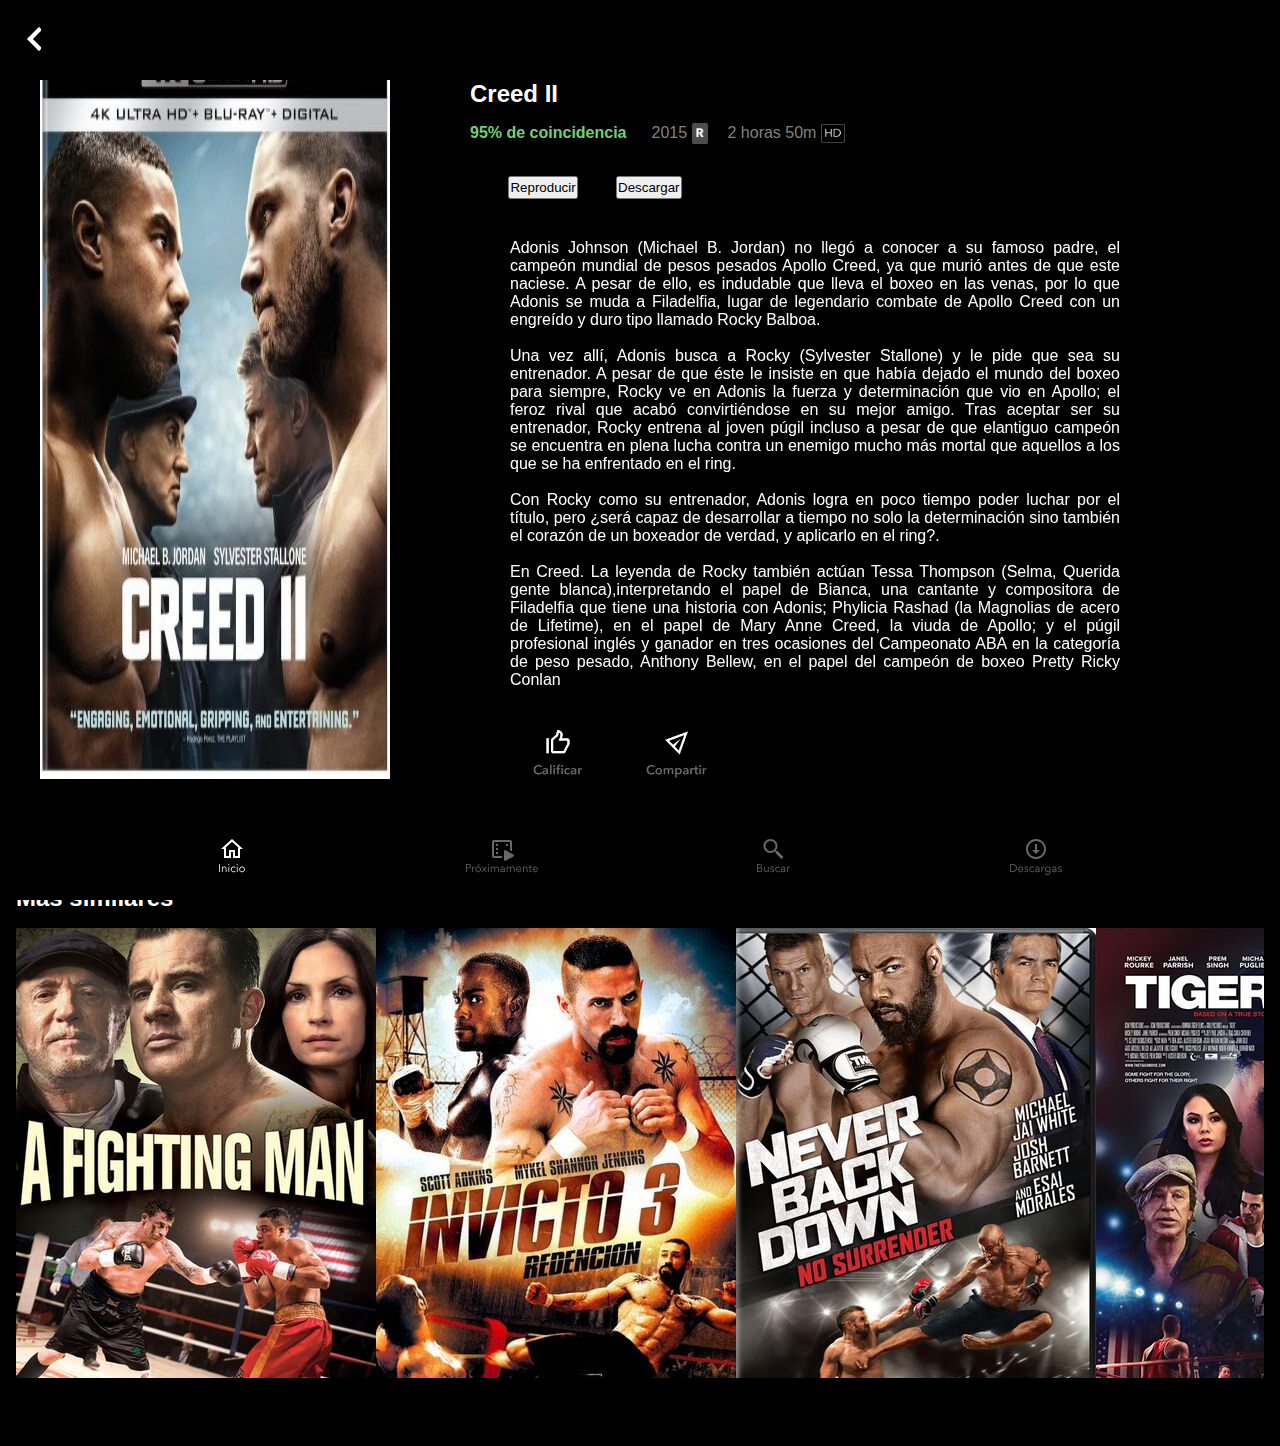
<file: pelicula3.html>
<!DOCTYPE html>
<html lang="en">

<head>
    <meta charset="UTF-8">
    <meta http-equiv="X-UA-Compatible" content="IE=edge">
    <meta name="viewport" content="width=device-width, initial-scale=1.0, maximun-scale=1.0, minimun-scale=1.0">
    <title>Creed- Netnet</title>
    <link rel="shortcut icon" href="img/favi.png" type="image/x-icon">
    <link rel="stylesheet" href="css/style.css">
    <link rel="stylesheet" href="css/second.css">
</head>

<body>
    <header class="second-header">
        <a href="index.html"><img src="img/back.png" alt="Back botón"></a>
    </header>

    <main class="principal">
        <img class="imagen-principal" src="img/CreedII.jpg" alt="">
        <section class="movie">
            <h2>Creed II</h2>
            <div class="coincidencia">
                <label class="porcentaje">95% de coincidencia </label>
                <label class="anio">2015</label><img class="r-image" src="img/r-image.png">
                <label class="duracion">2 horas 50m</label><img class="hd" src="img/hd.png" alt="">
            </div>
            <div class="botones">
                <button>Reproducir</button>
                <button>Descargar</button>
            </div>
            <div class="resumen">
                <p> Adonis Johnson (Michael B. Jordan) no llegó a conocer a su famoso padre, el campeón mundial de pesos
                    pesados Apollo Creed, ya que murió antes de que este naciese. A pesar de ello, es indudable que
                    lleva el boxeo en las venas, por lo que Adonis se muda a Filadelfia, lugar de legendario combate de
                    Apollo Creed con un engreído y duro tipo llamado Rocky Balboa. <br> <br>

                    Una vez allí, Adonis busca a Rocky (Sylvester Stallone) y le pide que sea su entrenador. A pesar de
                    que éste le insiste en que había dejado el mundo del boxeo para siempre, Rocky ve en Adonis la
                    fuerza y determinación que vio en Apollo; el feroz rival que acabó convirtiéndose en su mejor amigo.
                    Tras aceptar ser su entrenador, Rocky entrena al joven púgil incluso a pesar de que elantiguo
                    campeón se encuentra en plena lucha contra un enemigo mucho más mortal que aquellos a los que se ha
                    enfrentado en el ring. <br> <br>

                    Con Rocky como su entrenador, Adonis logra en poco tiempo poder luchar por el título, pero ¿será
                    capaz de desarrollar a tiempo no solo la determinación sino también el corazón de un boxeador de
                    verdad, y aplicarlo en el ring?. <br> <br>

                    En Creed. La leyenda de Rocky también actúan Tessa Thompson (Selma, Querida gente
                    blanca),interpretando el papel de Bianca, una cantante y compositora de Filadelfia que tiene una
                    historia con Adonis; Phylicia Rashad (la Magnolias de acero de Lifetime), en el papel de Mary
                    Anne Creed, la viuda de Apollo; y el púgil profesional inglés y ganador en tres ocasiones del
                    Campeonato ABA en la categoría de peso pesado, Anthony Bellew, en el papel del campeón de boxeo
                    Pretty Ricky Conlan</p>
            </div>
            <div class="botones-peli">
                <img src="img/calificar.png" alt="">
                <img src="img/compartir.png" alt="">
            </div>
        </section>
    </main>

    <!-- Similares -->
    <article>
        <div class="galeria">
            <h2>Más similares</h2>
            <div class="contenedor">
                <div class="pelicula">
                    <a href="#">
                        <img class="peli-galeria" src="img/AFightingMan.jpg" alt="">
                    </a>
                </div>
                <div class="pelicula">
                    <a href="#">
                        <img class="peli-galeria" src="img/Invicto.jpg" alt="">
                    </a>
                </div>

                <div class="pelicula">
                    <a href="#">
                        <img class="peli-galeria" src="img/neverb.jpg" alt="">
                    </a>
                </div>
                <div class="pelicula">
                    <a href="#">
                        <img class="peli-galeria" src="img/Tiger_2018.jpg" alt="">
                    </a>
                </div>
                <div class="pelicula">
                    <a href="#">
                        <img class="peli-galeria" src="img/rocky.jpg" alt="">
                    </a>
                </div>
                <div class="pelicula">
                    <a href="#">
                        <img class="peli-galeria" src="img/paquiao.jpg" alt="">
                    </a>
                </div>
                <div class="pelicula">
                    <a href="#">
                        <img class="peli-galeria" src="img/violence.jpg" alt="">
                    </a>
                </div>
            </div>
        </div>
    </article>

    <!-- Footer -->
    <footer class="footer">
        <ul class="lista-footer">
            <li class="icono"><a href="#">
                    <svg width="30" height="39" viewBox="0 0 28 39" fill="none" xmlns="http://www.w3.org/2000/svg">
                        <path
                            d="M14 2.09961L3 12H6V21H13V15H15V21H22V12H25L14 2.09961ZM14 4.79102L20 10.1914V11V19H17V13H11V19H8V10.1914L14 4.79102Z"
                            fill="white" />
                        <path
                            d="M1.8592 35H1.0528V27.0704H1.8592V35ZM4.60058 29.7584C4.61551 29.9003 4.62671 30.0571 4.63418 30.2288C4.64164 30.4005 4.64537 30.5424 4.64537 30.6544H4.66777C4.81711 30.3483 5.05977 30.1019 5.39578 29.9152C5.73178 29.7211 6.08644 29.624 6.45977 29.624C7.12431 29.624 7.62084 29.8219 7.94938 30.2176C8.28538 30.6133 8.45338 31.136 8.45338 31.7856V35H7.69178V32.0992C7.69178 31.8229 7.66938 31.5728 7.62458 31.3488C7.57978 31.1248 7.50138 30.9344 7.38937 30.7776C7.28484 30.6133 7.13924 30.4864 6.95258 30.3968C6.77338 30.3072 6.54564 30.2624 6.26938 30.2624C6.06777 30.2624 5.86991 30.3035 5.67578 30.3856C5.48911 30.4677 5.32111 30.5947 5.17177 30.7664C5.02244 30.9307 4.90298 31.1435 4.81337 31.4048C4.72377 31.6587 4.67898 31.9611 4.67898 32.312V35H3.91737V30.912C3.91737 30.7701 3.91364 30.5872 3.90617 30.3632C3.89871 30.1392 3.88751 29.9376 3.87257 29.7584H4.60058ZM11.198 35H10.4364V29.7584H11.198V35ZM11.3548 27.7424C11.3548 27.8992 11.2988 28.0299 11.1868 28.1344C11.0748 28.2315 10.9516 28.28 10.8172 28.28C10.6828 28.28 10.5596 28.2315 10.4476 28.1344C10.3356 28.0299 10.2796 27.8992 10.2796 27.7424C10.2796 27.5856 10.3356 27.4587 10.4476 27.3616C10.5596 27.2571 10.6828 27.2048 10.8172 27.2048C10.9516 27.2048 11.0748 27.2571 11.1868 27.3616C11.2988 27.4587 11.3548 27.5856 11.3548 27.7424ZM16.9996 30.9568C16.8727 30.7552 16.686 30.5909 16.4396 30.464C16.2007 30.3296 15.9393 30.2624 15.6556 30.2624C15.3495 30.2624 15.0732 30.3184 14.8268 30.4304C14.5804 30.5349 14.3676 30.6843 14.1884 30.8784C14.0167 31.0651 13.8823 31.2891 13.7852 31.5504C13.6956 31.8043 13.6508 32.0805 13.6508 32.3792C13.6508 32.6779 13.6956 32.9541 13.7852 33.208C13.8823 33.4619 14.0167 33.6859 14.1884 33.88C14.3601 34.0667 14.5692 34.216 14.8156 34.328C15.062 34.4325 15.3383 34.4848 15.6444 34.4848C15.9804 34.4848 16.2641 34.4213 16.4956 34.2944C16.7271 34.1675 16.9175 34.0032 17.0668 33.8016L17.638 34.2272C17.414 34.5035 17.1377 34.7237 16.8092 34.888C16.4881 35.0523 16.0999 35.1344 15.6444 35.1344C15.2188 35.1344 14.8343 35.0672 14.4908 34.9328C14.1473 34.7909 13.8524 34.5968 13.606 34.3504C13.3671 34.104 13.1804 33.8128 13.046 33.4768C12.9116 33.1408 12.8444 32.7749 12.8444 32.3792C12.8444 31.9835 12.9116 31.6176 13.046 31.2816C13.1804 30.9456 13.3671 30.6544 13.606 30.408C13.8524 30.1616 14.1473 29.9712 14.4908 29.8368C14.8343 29.6949 15.2188 29.624 15.6444 29.624C15.9953 29.624 16.35 29.7024 16.7084 29.8592C17.0743 30.0085 17.3692 30.2325 17.5932 30.5312L16.9996 30.9568ZM19.598 35H18.8364V29.7584H19.598V35ZM19.7548 27.7424C19.7548 27.8992 19.6988 28.0299 19.5868 28.1344C19.4748 28.2315 19.3516 28.28 19.2172 28.28C19.0828 28.28 18.9596 28.2315 18.8476 28.1344C18.7356 28.0299 18.6796 27.8992 18.6796 27.7424C18.6796 27.5856 18.7356 27.4587 18.8476 27.3616C18.9596 27.2571 19.0828 27.2048 19.2172 27.2048C19.3516 27.2048 19.4748 27.2571 19.5868 27.3616C19.6988 27.4587 19.7548 27.5856 19.7548 27.7424ZM26.8332 32.3792C26.8332 32.7749 26.7623 33.1408 26.6204 33.4768C26.486 33.8128 26.2956 34.104 26.0492 34.3504C25.8028 34.5968 25.5079 34.7909 25.1644 34.9328C24.8209 35.0672 24.4439 35.1344 24.0332 35.1344C23.63 35.1344 23.2567 35.0672 22.9132 34.9328C22.5697 34.7909 22.2748 34.5968 22.0284 34.3504C21.782 34.104 21.5879 33.8128 21.446 33.4768C21.3116 33.1408 21.2444 32.7749 21.2444 32.3792C21.2444 31.9835 21.3116 31.6176 21.446 31.2816C21.5879 30.9456 21.782 30.6544 22.0284 30.408C22.2748 30.1616 22.5697 29.9712 22.9132 29.8368C23.2567 29.6949 23.63 29.624 24.0332 29.624C24.4439 29.624 24.8209 29.6949 25.1644 29.8368C25.5079 29.9712 25.8028 30.1616 26.0492 30.408C26.2956 30.6544 26.486 30.9456 26.6204 31.2816C26.7623 31.6176 26.8332 31.9835 26.8332 32.3792ZM26.0268 32.3792C26.0268 32.088 25.9783 31.8155 25.8812 31.5616C25.7916 31.3003 25.6609 31.0763 25.4892 30.8896C25.3175 30.6955 25.1084 30.5424 24.862 30.4304C24.6156 30.3184 24.3393 30.2624 24.0332 30.2624C23.7271 30.2624 23.4508 30.3184 23.2044 30.4304C22.9655 30.5424 22.7601 30.6955 22.5884 30.8896C22.4167 31.0763 22.2823 31.3003 22.1852 31.5616C22.0956 31.8155 22.0508 32.088 22.0508 32.3792C22.0508 32.6704 22.0956 32.9467 22.1852 33.208C22.2823 33.4619 22.4167 33.6859 22.5884 33.88C22.7601 34.0667 22.9655 34.216 23.2044 34.328C23.4508 34.4325 23.7271 34.4848 24.0332 34.4848C24.3393 34.4848 24.6156 34.4325 24.862 34.328C25.1084 34.216 25.3175 34.0667 25.4892 33.88C25.6609 33.6859 25.7916 33.4619 25.8812 33.208C25.9783 32.9467 26.0268 32.6704 26.0268 32.3792Z"
                            fill="white" />
                    </svg>
                </a></li>
            <li class="icono"><a href="#">
                    <svg width="74" height="39" viewBox="0 0 74 39" fill="none" xmlns="http://www.w3.org/2000/svg">
                        <g clip-path="url(#clip0)">
                            <path
                                d="M29 3C27.897 3 27 3.897 27 5V19C27 20.103 27.897 21 29 21H37V19H29V5H45V13.2852L47 14.4082V5C47 3.897 46.103 3 45 3H29ZM31.002 7V9H33V7H31.002ZM41 7V9H43V7H41ZM31 11V13H33V11H31ZM40.0859 13C39.514 13.019 39 13.492 39 14.1445V22.8555C39 23.7255 39.9132 24.2764 40.6602 23.8574L48.4199 19.502C49.1939 19.067 49.1939 17.932 48.4199 17.498L40.6602 13.1426C40.4734 13.0378 40.2766 12.9937 40.0859 13ZM31 15V17H33V15H31Z"
                                fill="#686868" />
                        </g>
                        <path
                            d="M1.0528 27.0704H3.2928C3.696 27.0704 4.06187 27.1152 4.3904 27.2048C4.71893 27.2869 4.99893 27.4176 5.2304 27.5968C5.46933 27.7685 5.65227 27.9888 5.7792 28.2576C5.90613 28.5189 5.9696 28.8288 5.9696 29.1872C5.9696 29.5456 5.9024 29.8592 5.768 30.128C5.64107 30.3893 5.45813 30.6096 5.2192 30.7888C4.98773 30.9605 4.704 31.0912 4.368 31.1808C4.03947 31.2704 3.6736 31.3152 3.2704 31.3152H1.8592V35H1.0528V27.0704ZM1.8592 30.632H3.2256C3.86027 30.632 4.34187 30.5088 4.6704 30.2624C4.99893 30.016 5.1632 29.6576 5.1632 29.1872C5.1632 28.6944 4.99147 28.336 4.648 28.112C4.312 27.8805 3.83787 27.7648 3.2256 27.7648H1.8592V30.632ZM6.96894 30.912C6.96894 30.7701 6.9652 30.5872 6.95774 30.3632C6.95027 30.1392 6.93907 29.9376 6.92414 29.7584H7.65214C7.66707 29.9003 7.67827 30.0571 7.68574 30.2288C7.6932 30.4005 7.69694 30.5424 7.69694 30.6544H7.71934C7.86867 30.3483 8.09267 30.1019 8.39134 29.9152C8.69 29.7211 9.026 29.624 9.39934 29.624C9.4964 29.624 9.58227 29.6277 9.65694 29.6352C9.73907 29.6427 9.8212 29.6576 9.90334 29.68L9.80254 30.3968C9.75774 30.3819 9.68307 30.3669 9.57854 30.352C9.474 30.3371 9.36947 30.3296 9.26494 30.3296C9.06334 30.3296 8.8692 30.3669 8.68254 30.4416C8.49587 30.5163 8.3316 30.6357 8.18974 30.8C8.05534 30.9568 7.94334 31.1621 7.85374 31.416C7.7716 31.6624 7.73054 31.9611 7.73054 32.312V35H6.96894V30.912ZM16.016 32.3792C16.016 32.7749 15.9451 33.1408 15.8032 33.4768C15.6688 33.8128 15.4784 34.104 15.232 34.3504C14.9856 34.5968 14.6907 34.7909 14.3472 34.9328C14.0037 35.0672 13.6267 35.1344 13.216 35.1344C12.8128 35.1344 12.4395 35.0672 12.096 34.9328C11.7525 34.7909 11.4576 34.5968 11.2112 34.3504C10.9648 34.104 10.7707 33.8128 10.6288 33.4768C10.4944 33.1408 10.4272 32.7749 10.4272 32.3792C10.4272 31.9835 10.4944 31.6176 10.6288 31.2816C10.7707 30.9456 10.9648 30.6544 11.2112 30.408C11.4576 30.1616 11.7525 29.9712 12.096 29.8368C12.4395 29.6949 12.8128 29.624 13.216 29.624C13.6267 29.624 14.0037 29.6949 14.3472 29.8368C14.6907 29.9712 14.9856 30.1616 15.232 30.408C15.4784 30.6544 15.6688 30.9456 15.8032 31.2816C15.9451 31.6176 16.016 31.9835 16.016 32.3792ZM15.2096 32.3792C15.2096 32.088 15.1611 31.8155 15.064 31.5616C14.9744 31.3003 14.8437 31.0763 14.672 30.8896C14.5003 30.6955 14.2912 30.5424 14.0448 30.4304C13.7984 30.3184 13.5221 30.2624 13.216 30.2624C12.9099 30.2624 12.6336 30.3184 12.3872 30.4304C12.1483 30.5424 11.9429 30.6955 11.7712 30.8896C11.5995 31.0763 11.4651 31.3003 11.368 31.5616C11.2784 31.8155 11.2336 32.088 11.2336 32.3792C11.2336 32.6704 11.2784 32.9467 11.368 33.208C11.4651 33.4619 11.5995 33.6859 11.7712 33.88C11.9429 34.0667 12.1483 34.216 12.3872 34.328C12.6336 34.4325 12.9099 34.4848 13.216 34.4848C13.5221 34.4848 13.7984 34.4325 14.0448 34.328C14.2912 34.216 14.5003 34.0667 14.672 33.88C14.8437 33.6859 14.9744 33.4619 15.064 33.208C15.1611 32.9467 15.2096 32.6704 15.2096 32.3792ZM13.4176 28.6832H12.7568L13.8768 27.0704H14.896L13.4176 28.6832ZM18.8212 32.2896L16.8836 29.7584H17.858L19.2916 31.752L20.7252 29.7584H21.6436L19.7396 32.256L21.8228 35H20.8372L19.2804 32.816L17.6788 35H16.7604L18.8212 32.2896ZM23.7871 35H23.0255V29.7584H23.7871V35ZM23.9439 27.7424C23.9439 27.8992 23.8879 28.0299 23.7759 28.1344C23.6639 28.2315 23.5407 28.28 23.4063 28.28C23.2719 28.28 23.1487 28.2315 23.0367 28.1344C22.9247 28.0299 22.8687 27.8992 22.8687 27.7424C22.8687 27.5856 22.9247 27.4587 23.0367 27.3616C23.1487 27.2571 23.2719 27.2048 23.4063 27.2048C23.5407 27.2048 23.6639 27.2571 23.7759 27.3616C23.8879 27.4587 23.9439 27.5856 23.9439 27.7424ZM26.5646 30.6544C26.714 30.3483 26.9417 30.1019 27.2478 29.9152C27.5614 29.7211 27.9086 29.624 28.2894 29.624C28.4313 29.624 28.5769 29.6389 28.7262 29.6688C28.883 29.6987 29.0324 29.7584 29.1742 29.848C29.3236 29.9301 29.458 30.0421 29.5774 30.184C29.7044 30.3259 29.8126 30.5088 29.9022 30.7328C30.0814 30.3744 30.3241 30.1019 30.6302 29.9152C30.9438 29.7211 31.3134 29.624 31.739 29.624C32.4036 29.624 32.9001 29.8219 33.2286 30.2176C33.5646 30.6133 33.7327 31.136 33.7327 31.7856V35H32.971V32.0992C32.971 31.5467 32.8665 31.1024 32.6574 30.7664C32.4558 30.4304 32.1086 30.2624 31.6158 30.2624C31.3396 30.2624 31.1044 30.3184 30.9102 30.4304C30.7236 30.5424 30.5705 30.6917 30.451 30.8784C30.339 31.0576 30.2569 31.2629 30.2046 31.4944C30.1524 31.7259 30.1262 31.9648 30.1262 32.2112V35H29.3646V31.9424C29.3646 31.6885 29.346 31.4571 29.3086 31.248C29.2713 31.0389 29.2041 30.8635 29.107 30.7216C29.0174 30.5723 28.8905 30.4603 28.7262 30.3856C28.562 30.3035 28.3529 30.2624 28.099 30.2624C27.9198 30.2624 27.7369 30.3035 27.5502 30.3856C27.371 30.4677 27.2068 30.5947 27.0574 30.7664C26.9156 30.9307 26.7998 31.1435 26.7102 31.4048C26.6206 31.6587 26.5758 31.9611 26.5758 32.312V35H25.8142V30.912C25.8142 30.7701 25.8105 30.5872 25.803 30.3632C25.7956 30.1392 25.7844 29.9376 25.7694 29.7584H26.4974C26.5124 29.9003 26.5236 30.0571 26.531 30.2288C26.5385 30.4005 26.5422 30.5424 26.5422 30.6544H26.5646ZM39.0057 31.6176C39.0057 31.1621 38.8863 30.8224 38.6473 30.5984C38.4084 30.3744 38.0612 30.2624 37.6057 30.2624C37.2921 30.2624 37.0009 30.3184 36.7321 30.4304C36.4633 30.5424 36.2356 30.6917 36.0489 30.8784L35.6233 30.3744C35.8399 30.1579 36.1236 29.9787 36.4745 29.8368C36.8329 29.6949 37.2361 29.624 37.6841 29.624C37.9679 29.624 38.2329 29.6651 38.4793 29.7472C38.7257 29.8219 38.9423 29.9376 39.1289 30.0944C39.3156 30.2512 39.4612 30.4491 39.5657 30.688C39.6703 30.9269 39.7225 31.2069 39.7225 31.528V33.824C39.7225 34.0256 39.73 34.2347 39.7449 34.4512C39.7599 34.6677 39.7823 34.8507 39.8121 35H39.1289C39.1065 34.8731 39.0879 34.7349 39.0729 34.5856C39.058 34.4363 39.0505 34.2907 39.0505 34.1488H39.0281C38.7892 34.4997 38.5167 34.7536 38.2105 34.9104C37.9119 35.0597 37.5497 35.1344 37.1241 35.1344C36.9225 35.1344 36.7135 35.1045 36.4969 35.0448C36.2879 34.9925 36.0937 34.9029 35.9145 34.776C35.7428 34.6491 35.5972 34.4848 35.4777 34.2832C35.3657 34.0816 35.3097 33.8352 35.3097 33.544C35.3097 33.1408 35.4105 32.8235 35.6121 32.592C35.8212 32.3531 36.0975 32.1776 36.4409 32.0656C36.7844 31.9461 37.1764 31.8715 37.6169 31.8416C38.0649 31.8043 38.5279 31.7856 39.0057 31.7856V31.6176ZM38.7817 32.3792C38.4681 32.3792 38.1508 32.3941 37.8297 32.424C37.5161 32.4464 37.2287 32.4987 36.9673 32.5808C36.7135 32.6555 36.5044 32.7675 36.3401 32.9168C36.1759 33.0661 36.0937 33.264 36.0937 33.5104C36.0937 33.6971 36.1273 33.8539 36.1945 33.9808C36.2692 34.1077 36.3663 34.2123 36.4857 34.2944C36.6052 34.3691 36.7359 34.4251 36.8777 34.4624C37.0271 34.4923 37.1764 34.5072 37.3257 34.5072C37.5945 34.5072 37.8335 34.4624 38.0425 34.3728C38.2516 34.2757 38.4271 34.1488 38.5689 33.992C38.7108 33.8277 38.8191 33.6411 38.8937 33.432C38.9684 33.2229 39.0057 33.0027 39.0057 32.7712V32.3792H38.7817ZM42.435 30.6544C42.5843 30.3483 42.812 30.1019 43.1182 29.9152C43.4318 29.7211 43.779 29.624 44.1598 29.624C44.3016 29.624 44.4472 29.6389 44.5966 29.6688C44.7534 29.6987 44.9027 29.7584 45.0446 29.848C45.1939 29.9301 45.3283 30.0421 45.4478 30.184C45.5747 30.3259 45.683 30.5088 45.7726 30.7328C45.9518 30.3744 46.1944 30.1019 46.5006 29.9152C46.8142 29.7211 47.1838 29.624 47.6094 29.624C48.2739 29.624 48.7704 29.8219 49.099 30.2176C49.435 30.6133 49.603 31.136 49.603 31.7856V35H48.8414V32.0992C48.8414 31.5467 48.7368 31.1024 48.5278 30.7664C48.3262 30.4304 47.979 30.2624 47.4862 30.2624C47.2099 30.2624 46.9747 30.3184 46.7806 30.4304C46.5939 30.5424 46.4408 30.6917 46.3214 30.8784C46.2094 31.0576 46.1272 31.2629 46.075 31.4944C46.0227 31.7259 45.9966 31.9648 45.9966 32.2112V35H45.235V31.9424C45.235 31.6885 45.2163 31.4571 45.179 31.248C45.1416 31.0389 45.0744 30.8635 44.9774 30.7216C44.8878 30.5723 44.7608 30.4603 44.5966 30.3856C44.4323 30.3035 44.2232 30.2624 43.9694 30.2624C43.7902 30.2624 43.6072 30.3035 43.4206 30.3856C43.2414 30.4677 43.0771 30.5947 42.9278 30.7664C42.7859 30.9307 42.6702 31.1435 42.5806 31.4048C42.491 31.6587 42.4462 31.9611 42.4462 32.312V35H41.6846V30.912C41.6846 30.7701 41.6808 30.5872 41.6734 30.3632C41.6659 30.1392 41.6547 29.9376 41.6398 29.7584H42.3678C42.3827 29.9003 42.3939 30.0571 42.4014 30.2288C42.4088 30.4005 42.4126 30.5424 42.4126 30.6544H42.435ZM55.5705 31.976C55.5481 31.4832 55.3875 31.0763 55.0889 30.7552C54.7977 30.4267 54.3795 30.2624 53.8345 30.2624C53.5806 30.2624 53.3454 30.3109 53.1289 30.408C52.9123 30.4976 52.7219 30.6245 52.5577 30.7888C52.3934 30.9456 52.2627 31.1285 52.1657 31.3376C52.0686 31.5392 52.0126 31.752 51.9977 31.976H55.5705ZM56.3433 32.2224C56.3433 32.2747 56.3433 32.3307 56.3433 32.3904C56.3433 32.4501 56.3395 32.5136 56.3321 32.5808H51.9865C51.9939 32.8421 52.0462 33.0885 52.1433 33.32C52.2403 33.5515 52.3747 33.7531 52.5465 33.9248C52.7182 34.0965 52.9198 34.2347 53.1513 34.3392C53.3827 34.4363 53.6329 34.4848 53.9017 34.4848C54.2974 34.4848 54.6371 34.3952 54.9209 34.216C55.2121 34.0293 55.4323 33.8165 55.5817 33.5776L56.1529 34.0256C55.8393 34.4213 55.4921 34.7051 55.1113 34.8768C54.7379 35.0485 54.3347 35.1344 53.9017 35.1344C53.5134 35.1344 53.1513 35.0672 52.8153 34.9328C52.4867 34.7909 52.203 34.5968 51.9641 34.3504C51.7251 34.104 51.5347 33.8128 51.3929 33.4768C51.2585 33.1408 51.1913 32.7749 51.1913 32.3792C51.1913 31.9835 51.2585 31.6176 51.3929 31.2816C51.5273 30.9456 51.7139 30.6544 51.9529 30.408C52.1918 30.1616 52.4718 29.9712 52.7929 29.8368C53.1139 29.6949 53.4611 29.624 53.8345 29.624C54.2451 29.624 54.6073 29.6949 54.9209 29.8368C55.2345 29.9712 55.4958 30.1579 55.7049 30.3968C55.9139 30.6283 56.0707 30.9008 56.1753 31.2144C56.2873 31.528 56.3433 31.864 56.3433 32.2224ZM58.6646 29.7584C58.6796 29.9003 58.6908 30.0571 58.6982 30.2288C58.7057 30.4005 58.7094 30.5424 58.7094 30.6544H58.7318C58.8812 30.3483 59.1238 30.1019 59.4598 29.9152C59.7958 29.7211 60.1505 29.624 60.5238 29.624C61.1884 29.624 61.6849 29.8219 62.0134 30.2176C62.3494 30.6133 62.5174 31.136 62.5174 31.7856V35H61.7558V32.0992C61.7558 31.8229 61.7334 31.5728 61.6886 31.3488C61.6438 31.1248 61.5654 30.9344 61.4534 30.7776C61.3489 30.6133 61.2033 30.4864 61.0166 30.3968C60.8374 30.3072 60.6097 30.2624 60.3334 30.2624C60.1318 30.2624 59.934 30.3035 59.7398 30.3856C59.5532 30.4677 59.3852 30.5947 59.2358 30.7664C59.0865 30.9307 58.967 31.1435 58.8774 31.4048C58.7878 31.6587 58.743 31.9611 58.743 32.312V35H57.9814V30.912C57.9814 30.7701 57.9777 30.5872 57.9702 30.3632C57.9628 30.1392 57.9516 29.9376 57.9366 29.7584H58.6646ZM66.8524 30.3968H65.374V33.4544C65.374 33.6485 65.3927 33.8091 65.43 33.936C65.4674 34.0629 65.5196 34.1637 65.5868 34.2384C65.6615 34.3056 65.7474 34.3541 65.8444 34.384C65.9415 34.4064 66.046 34.4176 66.158 34.4176C66.2626 34.4176 66.3708 34.4027 66.4828 34.3728C66.6023 34.3429 66.7143 34.3019 66.8188 34.2496L66.8524 34.9104C66.718 34.9627 66.5762 35 66.4268 35.0224C66.285 35.0523 66.1282 35.0672 65.9564 35.0672C65.8146 35.0672 65.6652 35.0485 65.5084 35.0112C65.3516 34.9739 65.206 34.9029 65.0716 34.7984C64.9372 34.6939 64.8252 34.552 64.7356 34.3728C64.6535 34.1936 64.6124 33.9584 64.6124 33.6672V30.3968H63.526V29.7584H64.6124V28.28H65.374V29.7584H66.8524V30.3968ZM72.0423 31.976C72.0199 31.4832 71.8594 31.0763 71.5607 30.7552C71.2695 30.4267 70.8514 30.2624 70.3063 30.2624C70.0525 30.2624 69.8173 30.3109 69.6007 30.408C69.3842 30.4976 69.1938 30.6245 69.0295 30.7888C68.8653 30.9456 68.7346 31.1285 68.6375 31.3376C68.5405 31.5392 68.4845 31.752 68.4695 31.976H72.0423ZM72.8151 32.2224C72.8151 32.2747 72.8151 32.3307 72.8151 32.3904C72.8151 32.4501 72.8114 32.5136 72.8039 32.5808H68.4583C68.4658 32.8421 68.5181 33.0885 68.6151 33.32C68.7122 33.5515 68.8466 33.7531 69.0183 33.9248C69.1901 34.0965 69.3917 34.2347 69.6231 34.3392C69.8546 34.4363 70.1047 34.4848 70.3735 34.4848C70.7693 34.4848 71.109 34.3952 71.3927 34.216C71.6839 34.0293 71.9042 33.8165 72.0535 33.5776L72.6247 34.0256C72.3111 34.4213 71.9639 34.7051 71.5831 34.8768C71.2098 35.0485 70.8066 35.1344 70.3735 35.1344C69.9853 35.1344 69.6231 35.0672 69.2871 34.9328C68.9586 34.7909 68.6749 34.5968 68.4359 34.3504C68.197 34.104 68.0066 33.8128 67.8647 33.4768C67.7303 33.1408 67.6631 32.7749 67.6631 32.3792C67.6631 31.9835 67.7303 31.6176 67.8647 31.2816C67.9991 30.9456 68.1858 30.6544 68.4247 30.408C68.6637 30.1616 68.9437 29.9712 69.2647 29.8368C69.5858 29.6949 69.933 29.624 70.3063 29.624C70.717 29.624 71.0791 29.6949 71.3927 29.8368C71.7063 29.9712 71.9677 30.1579 72.1767 30.3968C72.3858 30.6283 72.5426 30.9008 72.6471 31.2144C72.7591 31.528 72.8151 31.864 72.8151 32.2224Z"
                            fill="#686868" />
                        <defs>
                            <clipPath id="clip0">
                                <rect width="24" height="24" fill="white" transform="translate(25)" />
                            </clipPath>
                        </defs>
                    </svg>

                </a></li>
            <li class="icono"><a href="#">
                    <svg width="35" height="39" viewBox="0 0 35 39" fill="none" xmlns="http://www.w3.org/2000/svg">
                        <path
                            d="M14.5 2C10.6459 2 7.5 5.14585 7.5 9C7.5 12.8541 10.6459 16 14.5 16C16.248 16 17.845 15.348 19.0742 14.2812L19.5 14.707V16L25.5 22L27.5 20L21.5 14H20.207L19.7812 13.5742C20.848 12.345 21.5 10.748 21.5 9C21.5 5.14585 18.3541 2 14.5 2ZM14.5 4C17.2733 4 19.5 6.22673 19.5 9C19.5 11.7733 17.2733 14 14.5 14C11.7267 14 9.5 11.7733 9.5 9C9.5 6.22673 11.7267 4 14.5 4Z"
                            fill="#686868" />
                        <path
                            d="M1.0528 27.0704H3.416C3.71467 27.0704 4.01707 27.104 4.3232 27.1712C4.62933 27.2309 4.90187 27.3392 5.1408 27.496C5.3872 27.6453 5.58507 27.8507 5.7344 28.112C5.8912 28.3733 5.9696 28.7019 5.9696 29.0976C5.9696 29.5157 5.84267 29.8816 5.5888 30.1952C5.33493 30.5013 4.9952 30.7029 4.5696 30.8V30.8224C5.0848 30.8821 5.5104 31.0837 5.8464 31.4272C6.18987 31.7632 6.3616 32.2224 6.3616 32.8048C6.3616 33.1333 6.29067 33.4357 6.1488 33.712C6.0144 33.9808 5.82027 34.2123 5.5664 34.4064C5.31253 34.5931 5.00267 34.7387 4.6368 34.8432C4.27093 34.9477 3.86027 35 3.4048 35H1.0528V27.0704ZM1.8592 30.5424H3.4832C3.67733 30.5424 3.87147 30.52 4.0656 30.4752C4.2672 30.4304 4.45013 30.3557 4.6144 30.2512C4.77867 30.1392 4.90933 29.9936 5.0064 29.8144C5.11093 29.6352 5.1632 29.4149 5.1632 29.1536C5.1632 28.8997 5.11093 28.6869 5.0064 28.5152C4.90933 28.336 4.77493 28.1904 4.6032 28.0784C4.43147 27.9664 4.22987 27.888 3.9984 27.8432C3.76693 27.7909 3.52053 27.7648 3.2592 27.7648H1.8592V30.5424ZM1.8592 34.3056H3.36C3.6512 34.3056 3.92747 34.2795 4.1888 34.2272C4.4576 34.1675 4.68907 34.0779 4.8832 33.9584C5.0848 33.8315 5.24533 33.6709 5.3648 33.4768C5.48427 33.2752 5.544 33.0363 5.544 32.76C5.544 32.2373 5.3648 31.8491 5.0064 31.5952C4.65547 31.3339 4.1552 31.2032 3.5056 31.2032H1.8592V34.3056ZM11.9363 35C11.9214 34.8581 11.9102 34.7013 11.9027 34.5296C11.8952 34.3579 11.8915 34.216 11.8915 34.104H11.8691C11.7198 34.4101 11.4771 34.6603 11.1411 34.8544C10.8051 35.0411 10.4504 35.1344 10.0771 35.1344C9.41258 35.1344 8.91231 34.9365 8.57631 34.5408C8.24778 34.1451 8.08351 33.6224 8.08351 32.9728V29.7584H8.84511V32.6592C8.84511 32.9355 8.86751 33.1856 8.91231 33.4096C8.95711 33.6336 9.03178 33.8277 9.13631 33.992C9.24831 34.1488 9.39391 34.272 9.57311 34.3616C9.75978 34.4512 9.99125 34.496 10.2675 34.496C10.4691 34.496 10.6632 34.4549 10.8499 34.3728C11.044 34.2907 11.2158 34.1675 11.3651 34.0032C11.5144 33.8315 11.6339 33.6187 11.7235 33.3648C11.8131 33.1035 11.8579 32.7973 11.8579 32.4464V29.7584H12.6195V33.8464C12.6195 33.9883 12.6232 34.1712 12.6307 34.3952C12.6382 34.6192 12.6494 34.8208 12.6643 35H11.9363ZM17.4249 31.0016C17.3129 30.7851 17.1412 30.6096 16.9097 30.4752C16.6857 30.3333 16.4281 30.2624 16.1369 30.2624C16.0025 30.2624 15.8681 30.2773 15.7337 30.3072C15.5993 30.3371 15.4799 30.3856 15.3753 30.4528C15.2708 30.52 15.1849 30.6059 15.1177 30.7104C15.058 30.8149 15.0281 30.9381 15.0281 31.08C15.0281 31.3264 15.1289 31.5168 15.3305 31.6512C15.5321 31.7781 15.8495 31.8864 16.2825 31.976C16.9023 32.1029 17.3577 32.2896 17.6489 32.536C17.9476 32.7749 18.0969 33.0997 18.0969 33.5104C18.0969 33.8091 18.0372 34.0629 17.9177 34.272C17.8057 34.4736 17.6564 34.6416 17.4697 34.776C17.2831 34.9029 17.0703 34.9925 16.8313 35.0448C16.5999 35.1045 16.3647 35.1344 16.1257 35.1344C15.73 35.1344 15.3455 35.0523 14.9721 34.888C14.5988 34.7237 14.2927 34.4661 14.0537 34.1152L14.6585 33.6672C14.7929 33.8987 14.9908 34.0928 15.2521 34.2496C15.5135 34.4064 15.8009 34.4848 16.1145 34.4848C16.2788 34.4848 16.4356 34.4699 16.5849 34.44C16.7343 34.4101 16.8649 34.3579 16.9769 34.2832C17.0889 34.2085 17.1785 34.1152 17.2457 34.0032C17.3129 33.8837 17.3465 33.7381 17.3465 33.5664C17.3465 33.2901 17.2121 33.0848 16.9433 32.9504C16.682 32.8085 16.3012 32.6779 15.8009 32.5584C15.6441 32.5211 15.4761 32.4763 15.2969 32.424C15.1252 32.3643 14.9647 32.2821 14.8153 32.1776C14.666 32.0656 14.5428 31.9275 14.4457 31.7632C14.3487 31.5989 14.3001 31.3936 14.3001 31.1472C14.3001 30.8784 14.3524 30.6507 14.4569 30.464C14.5615 30.2699 14.6996 30.1131 14.8713 29.9936C15.0505 29.8667 15.2521 29.7733 15.4761 29.7136C15.7001 29.6539 15.9316 29.624 16.1705 29.624C16.5364 29.624 16.8911 29.7061 17.2345 29.8704C17.578 30.0347 17.8356 30.2661 18.0073 30.5648L17.4249 31.0016ZM23.3871 30.9568C23.2602 30.7552 23.0735 30.5909 22.8271 30.464C22.5882 30.3296 22.3268 30.2624 22.0431 30.2624C21.737 30.2624 21.4607 30.3184 21.2143 30.4304C20.9679 30.5349 20.7551 30.6843 20.5759 30.8784C20.4042 31.0651 20.2698 31.2891 20.1727 31.5504C20.0831 31.8043 20.0383 32.0805 20.0383 32.3792C20.0383 32.6779 20.0831 32.9541 20.1727 33.208C20.2698 33.4619 20.4042 33.6859 20.5759 33.88C20.7476 34.0667 20.9567 34.216 21.2031 34.328C21.4495 34.4325 21.7258 34.4848 22.0319 34.4848C22.3679 34.4848 22.6516 34.4213 22.8831 34.2944C23.1146 34.1675 23.305 34.0032 23.4543 33.8016L24.0255 34.2272C23.8015 34.5035 23.5252 34.7237 23.1967 34.888C22.8756 35.0523 22.4874 35.1344 22.0319 35.1344C21.6063 35.1344 21.2218 35.0672 20.8783 34.9328C20.5348 34.7909 20.2399 34.5968 19.9935 34.3504C19.7546 34.104 19.5679 33.8128 19.4335 33.4768C19.2991 33.1408 19.2319 32.7749 19.2319 32.3792C19.2319 31.9835 19.2991 31.6176 19.4335 31.2816C19.5679 30.9456 19.7546 30.6544 19.9935 30.408C20.2399 30.1616 20.5348 29.9712 20.8783 29.8368C21.2218 29.6949 21.6063 29.624 22.0319 29.624C22.3828 29.624 22.7375 29.7024 23.0959 29.8592C23.4618 30.0085 23.7567 30.2325 23.9807 30.5312L23.3871 30.9568ZM28.5167 31.6176C28.5167 31.1621 28.3972 30.8224 28.1583 30.5984C27.9194 30.3744 27.5722 30.2624 27.1167 30.2624C26.8031 30.2624 26.5119 30.3184 26.2431 30.4304C25.9743 30.5424 25.7466 30.6917 25.5599 30.8784L25.1343 30.3744C25.3508 30.1579 25.6346 29.9787 25.9855 29.8368C26.3439 29.6949 26.7471 29.624 27.1951 29.624C27.4788 29.624 27.7439 29.6651 27.9903 29.7472C28.2367 29.8219 28.4532 29.9376 28.6399 30.0944C28.8266 30.2512 28.9722 30.4491 29.0767 30.688C29.1812 30.9269 29.2335 31.2069 29.2335 31.528V33.824C29.2335 34.0256 29.241 34.2347 29.2559 34.4512C29.2708 34.6677 29.2932 34.8507 29.3231 35H28.6399C28.6175 34.8731 28.5988 34.7349 28.5839 34.5856C28.569 34.4363 28.5615 34.2907 28.5615 34.1488H28.5391C28.3002 34.4997 28.0276 34.7536 27.7215 34.9104C27.4228 35.0597 27.0607 35.1344 26.6351 35.1344C26.4335 35.1344 26.2244 35.1045 26.0079 35.0448C25.7988 34.9925 25.6047 34.9029 25.4255 34.776C25.2538 34.6491 25.1082 34.4848 24.9887 34.2832C24.8767 34.0816 24.8207 33.8352 24.8207 33.544C24.8207 33.1408 24.9215 32.8235 25.1231 32.592C25.3322 32.3531 25.6084 32.1776 25.9519 32.0656C26.2954 31.9461 26.6874 31.8715 27.1279 31.8416C27.5759 31.8043 28.0388 31.7856 28.5167 31.7856V31.6176ZM28.2927 32.3792C27.9791 32.3792 27.6618 32.3941 27.3407 32.424C27.0271 32.4464 26.7396 32.4987 26.4783 32.5808C26.2244 32.6555 26.0154 32.7675 25.8511 32.9168C25.6868 33.0661 25.6047 33.264 25.6047 33.5104C25.6047 33.6971 25.6383 33.8539 25.7055 33.9808C25.7802 34.1077 25.8772 34.2123 25.9967 34.2944C26.1162 34.3691 26.2468 34.4251 26.3887 34.4624C26.538 34.4923 26.6874 34.5072 26.8367 34.5072C27.1055 34.5072 27.3444 34.4624 27.5535 34.3728C27.7626 34.2757 27.938 34.1488 28.0799 33.992C28.2218 33.8277 28.33 33.6411 28.4047 33.432C28.4794 33.2229 28.5167 33.0027 28.5167 32.7712V32.3792H28.2927ZM31.1955 30.912C31.1955 30.7701 31.1918 30.5872 31.1843 30.3632C31.1768 30.1392 31.1656 29.9376 31.1507 29.7584H31.8787C31.8936 29.9003 31.9048 30.0571 31.9123 30.2288C31.9198 30.4005 31.9235 30.5424 31.9235 30.6544H31.9459C32.0952 30.3483 32.3192 30.1019 32.6179 29.9152C32.9166 29.7211 33.2526 29.624 33.6259 29.624C33.723 29.624 33.8088 29.6277 33.8835 29.6352C33.9656 29.6427 34.0478 29.6576 34.1299 29.68L34.0291 30.3968C33.9843 30.3819 33.9096 30.3669 33.8051 30.352C33.7006 30.3371 33.596 30.3296 33.4915 30.3296C33.2899 30.3296 33.0958 30.3669 32.9091 30.4416C32.7224 30.5163 32.5582 30.6357 32.4163 30.8C32.2819 30.9568 32.1699 31.1621 32.0803 31.416C31.9982 31.6624 31.9571 31.9611 31.9571 32.312V35H31.1955V30.912Z"
                            fill="#686868" />
                    </svg>

                </a></li>
            <li class="icono"><a href="#">
                    <svg width="54" height="39" viewBox="0 0 54 39" fill="none" xmlns="http://www.w3.org/2000/svg">
                        <path
                            d="M27 2C21.489 2 17 6.489 17 12C17 17.511 21.489 22 27 22C32.511 22 37 17.511 37 12C37 6.489 32.511 2 27 2ZM27 4C31.4301 4 35 7.56988 35 12C35 16.4301 31.4301 20 27 20C22.5699 20 19 16.4301 19 12C19 7.56988 22.5699 4 27 4ZM26 7V13H23L27 17L31 13H28V7H26Z"
                            fill="#686868" />
                        <path
                            d="M1.0528 27.0704H3.6848C4.1776 27.0704 4.6704 27.1525 5.1632 27.3168C5.66347 27.4811 6.11147 27.7312 6.5072 28.0672C6.9104 28.3957 7.2352 28.8101 7.4816 29.3104C7.728 29.8032 7.8512 30.3781 7.8512 31.0352C7.8512 31.6997 7.728 32.2784 7.4816 32.7712C7.2352 33.264 6.9104 33.6784 6.5072 34.0144C6.11147 34.3429 5.66347 34.5893 5.1632 34.7536C4.6704 34.9179 4.1776 35 3.6848 35H1.0528V27.0704ZM1.8592 34.2832H3.4608C4.05813 34.2832 4.57707 34.1899 5.0176 34.0032C5.4656 33.8165 5.8352 33.5739 6.1264 33.2752C6.4176 32.9691 6.63413 32.6219 6.776 32.2336C6.92533 31.8453 7 31.4459 7 31.0352C7 30.6245 6.92533 30.2251 6.776 29.8368C6.63413 29.4485 6.4176 29.1051 6.1264 28.8064C5.8352 28.5003 5.4656 28.2539 5.0176 28.0672C4.57707 27.8805 4.05813 27.7872 3.4608 27.7872H1.8592V34.2832ZM13.483 31.976C13.4606 31.4832 13.3 31.0763 13.0014 30.7552C12.7102 30.4267 12.292 30.2624 11.747 30.2624C11.4931 30.2624 11.2579 30.3109 11.0414 30.408C10.8248 30.4976 10.6344 30.6245 10.4702 30.7888C10.3059 30.9456 10.1752 31.1285 10.0782 31.3376C9.9811 31.5392 9.9251 31.752 9.91016 31.976H13.483ZM14.2558 32.2224C14.2558 32.2747 14.2558 32.3307 14.2558 32.3904C14.2558 32.4501 14.252 32.5136 14.2446 32.5808H9.89896C9.90643 32.8421 9.9587 33.0885 10.0558 33.32C10.1528 33.5515 10.2872 33.7531 10.459 33.9248C10.6307 34.0965 10.8323 34.2347 11.0638 34.3392C11.2952 34.4363 11.5454 34.4848 11.8142 34.4848C12.2099 34.4848 12.5496 34.3952 12.8334 34.216C13.1246 34.0293 13.3448 33.8165 13.4942 33.5776L14.0654 34.0256C13.7518 34.4213 13.4046 34.7051 13.0238 34.8768C12.6504 35.0485 12.2472 35.1344 11.8142 35.1344C11.4259 35.1344 11.0638 35.0672 10.7278 34.9328C10.3992 34.7909 10.1155 34.5968 9.87656 34.3504C9.63763 34.104 9.44723 33.8128 9.30536 33.4768C9.17096 33.1408 9.10376 32.7749 9.10376 32.3792C9.10376 31.9835 9.17096 31.6176 9.30536 31.2816C9.43976 30.9456 9.62643 30.6544 9.86536 30.408C10.1043 30.1616 10.3843 29.9712 10.7054 29.8368C11.0264 29.6949 11.3736 29.624 11.747 29.624C12.1576 29.624 12.5198 29.6949 12.8334 29.8368C13.147 29.9712 13.4083 30.1579 13.6174 30.3968C13.8264 30.6283 13.9832 30.9008 14.0878 31.2144C14.1998 31.528 14.2558 31.864 14.2558 32.2224ZM18.6827 31.0016C18.5707 30.7851 18.399 30.6096 18.1675 30.4752C17.9435 30.3333 17.6859 30.2624 17.3947 30.2624C17.2603 30.2624 17.1259 30.2773 16.9915 30.3072C16.8571 30.3371 16.7377 30.3856 16.6331 30.4528C16.5286 30.52 16.4427 30.6059 16.3755 30.7104C16.3158 30.8149 16.2859 30.9381 16.2859 31.08C16.2859 31.3264 16.3867 31.5168 16.5883 31.6512C16.7899 31.7781 17.1073 31.8864 17.5403 31.976C18.1601 32.1029 18.6155 32.2896 18.9067 32.536C19.2054 32.7749 19.3547 33.0997 19.3547 33.5104C19.3547 33.8091 19.295 34.0629 19.1755 34.272C19.0635 34.4736 18.9142 34.6416 18.7275 34.776C18.5409 34.9029 18.3281 34.9925 18.0891 35.0448C17.8577 35.1045 17.6225 35.1344 17.3835 35.1344C16.9878 35.1344 16.6033 35.0523 16.2299 34.888C15.8566 34.7237 15.5505 34.4661 15.3115 34.1152L15.9163 33.6672C16.0507 33.8987 16.2486 34.0928 16.5099 34.2496C16.7713 34.4064 17.0587 34.4848 17.3723 34.4848C17.5366 34.4848 17.6934 34.4699 17.8427 34.44C17.9921 34.4101 18.1227 34.3579 18.2347 34.2832C18.3467 34.2085 18.4363 34.1152 18.5035 34.0032C18.5707 33.8837 18.6043 33.7381 18.6043 33.5664C18.6043 33.2901 18.4699 33.0848 18.2011 32.9504C17.9398 32.8085 17.559 32.6779 17.0587 32.5584C16.9019 32.5211 16.7339 32.4763 16.5547 32.424C16.383 32.3643 16.2225 32.2821 16.0731 32.1776C15.9238 32.0656 15.8006 31.9275 15.7035 31.7632C15.6065 31.5989 15.5579 31.3936 15.5579 31.1472C15.5579 30.8784 15.6102 30.6507 15.7147 30.464C15.8193 30.2699 15.9574 30.1131 16.1291 29.9936C16.3083 29.8667 16.5099 29.7733 16.7339 29.7136C16.9579 29.6539 17.1894 29.624 17.4283 29.624C17.7942 29.624 18.1489 29.7061 18.4923 29.8704C18.8358 30.0347 19.0934 30.2661 19.2651 30.5648L18.6827 31.0016ZM24.6449 30.9568C24.518 30.7552 24.3313 30.5909 24.0849 30.464C23.846 30.3296 23.5846 30.2624 23.3009 30.2624C22.9948 30.2624 22.7185 30.3184 22.4721 30.4304C22.2257 30.5349 22.0129 30.6843 21.8337 30.8784C21.662 31.0651 21.5276 31.2891 21.4305 31.5504C21.3409 31.8043 21.2961 32.0805 21.2961 32.3792C21.2961 32.6779 21.3409 32.9541 21.4305 33.208C21.5276 33.4619 21.662 33.6859 21.8337 33.88C22.0054 34.0667 22.2145 34.216 22.4609 34.328C22.7073 34.4325 22.9836 34.4848 23.2897 34.4848C23.6257 34.4848 23.9094 34.4213 24.1409 34.2944C24.3724 34.1675 24.5628 34.0032 24.7121 33.8016L25.2833 34.2272C25.0593 34.5035 24.783 34.7237 24.4545 34.888C24.1334 35.0523 23.7452 35.1344 23.2897 35.1344C22.8641 35.1344 22.4796 35.0672 22.1361 34.9328C21.7926 34.7909 21.4977 34.5968 21.2513 34.3504C21.0124 34.104 20.8257 33.8128 20.6913 33.4768C20.5569 33.1408 20.4897 32.7749 20.4897 32.3792C20.4897 31.9835 20.5569 31.6176 20.6913 31.2816C20.8257 30.9456 21.0124 30.6544 21.2513 30.408C21.4977 30.1616 21.7926 29.9712 22.1361 29.8368C22.4796 29.6949 22.8641 29.624 23.2897 29.624C23.6406 29.624 23.9953 29.7024 24.3537 29.8592C24.7196 30.0085 25.0145 30.2325 25.2385 30.5312L24.6449 30.9568ZM29.7745 31.6176C29.7745 31.1621 29.655 30.8224 29.4161 30.5984C29.1772 30.3744 28.83 30.2624 28.3745 30.2624C28.0609 30.2624 27.7697 30.3184 27.5009 30.4304C27.2321 30.5424 27.0044 30.6917 26.8177 30.8784L26.3921 30.3744C26.6086 30.1579 26.8924 29.9787 27.2433 29.8368C27.6017 29.6949 28.0049 29.624 28.4529 29.624C28.7366 29.624 29.0017 29.6651 29.2481 29.7472C29.4945 29.8219 29.711 29.9376 29.8977 30.0944C30.0844 30.2512 30.23 30.4491 30.3345 30.688C30.439 30.9269 30.4913 31.2069 30.4913 31.528V33.824C30.4913 34.0256 30.4988 34.2347 30.5137 34.4512C30.5286 34.6677 30.551 34.8507 30.5809 35H29.8977C29.8753 34.8731 29.8566 34.7349 29.8417 34.5856C29.8268 34.4363 29.8193 34.2907 29.8193 34.1488H29.7969C29.558 34.4997 29.2854 34.7536 28.9793 34.9104C28.6806 35.0597 28.3185 35.1344 27.8929 35.1344C27.6913 35.1344 27.4822 35.1045 27.2657 35.0448C27.0566 34.9925 26.8625 34.9029 26.6833 34.776C26.5116 34.6491 26.366 34.4848 26.2465 34.2832C26.1345 34.0816 26.0785 33.8352 26.0785 33.544C26.0785 33.1408 26.1793 32.8235 26.3809 32.592C26.59 32.3531 26.8662 32.1776 27.2097 32.0656C27.5532 31.9461 27.9452 31.8715 28.3857 31.8416C28.8337 31.8043 29.2966 31.7856 29.7745 31.7856V31.6176ZM29.5505 32.3792C29.2369 32.3792 28.9196 32.3941 28.5985 32.424C28.2849 32.4464 27.9974 32.4987 27.7361 32.5808C27.4822 32.6555 27.2732 32.7675 27.1089 32.9168C26.9446 33.0661 26.8625 33.264 26.8625 33.5104C26.8625 33.6971 26.8961 33.8539 26.9633 33.9808C27.038 34.1077 27.135 34.2123 27.2545 34.2944C27.374 34.3691 27.5046 34.4251 27.6465 34.4624C27.7958 34.4923 27.9452 34.5072 28.0945 34.5072C28.3633 34.5072 28.6022 34.4624 28.8113 34.3728C29.0204 34.2757 29.1958 34.1488 29.3377 33.992C29.4796 33.8277 29.5878 33.6411 29.6625 33.432C29.7372 33.2229 29.7745 33.0027 29.7745 32.7712V32.3792H29.5505ZM32.4533 30.912C32.4533 30.7701 32.4496 30.5872 32.4421 30.3632C32.4346 30.1392 32.4234 29.9376 32.4085 29.7584H33.1365C33.1514 29.9003 33.1626 30.0571 33.1701 30.2288C33.1776 30.4005 33.1813 30.5424 33.1813 30.6544H33.2037C33.353 30.3483 33.577 30.1019 33.8757 29.9152C34.1744 29.7211 34.5104 29.624 34.8837 29.624C34.9808 29.624 35.0666 29.6277 35.1413 29.6352C35.2234 29.6427 35.3056 29.6576 35.3877 29.68L35.2869 30.3968C35.2421 30.3819 35.1674 30.3669 35.0629 30.352C34.9584 30.3371 34.8538 30.3296 34.7493 30.3296C34.5477 30.3296 34.3536 30.3669 34.1669 30.4416C33.9802 30.5163 33.816 30.6357 33.6741 30.8C33.5397 30.9568 33.4277 31.1621 33.3381 31.416C33.256 31.6624 33.2149 31.9611 33.2149 32.312V35H32.4533V30.912ZM36.5724 36.0528C36.7814 36.3216 37.0652 36.5493 37.4236 36.736C37.7894 36.9227 38.174 37.016 38.5772 37.016C38.9505 37.016 39.2678 36.96 39.5292 36.848C39.7905 36.7435 39.9996 36.5979 40.1564 36.4112C40.3206 36.2245 40.4401 36.0043 40.5148 35.7504C40.5894 35.504 40.6268 35.2389 40.6268 34.9552V33.9696H40.6044C40.4028 34.2981 40.1153 34.552 39.742 34.7312C39.3761 34.9104 39.0028 35 38.622 35C38.2113 35 37.838 34.9328 37.502 34.7984C37.1734 34.664 36.8897 34.4811 36.6508 34.2496C36.4193 34.0107 36.2364 33.7269 36.102 33.3984C35.975 33.0699 35.9116 32.7152 35.9116 32.3344C35.9116 31.9611 35.975 31.6101 36.102 31.2816C36.2364 30.9531 36.4193 30.6656 36.6508 30.4192C36.8897 30.1728 37.1734 29.9787 37.502 29.8368C37.838 29.6949 38.2113 29.624 38.622 29.624C39.0028 29.624 39.3761 29.7136 39.742 29.8928C40.1078 30.072 40.3953 30.3296 40.6044 30.6656H40.6268V29.7584H41.3884V34.9552C41.3884 35.2389 41.3473 35.5413 41.2652 35.8624C41.1905 36.1835 41.0449 36.4784 40.8284 36.7472C40.6193 37.016 40.3318 37.24 39.966 37.4192C39.6001 37.5984 39.126 37.688 38.5436 37.688C38.0582 37.688 37.5953 37.5947 37.1548 37.408C36.7142 37.2213 36.3372 36.9637 36.0236 36.6352L36.5724 36.0528ZM36.718 32.312C36.718 32.5883 36.7628 32.8496 36.8524 33.096C36.942 33.3424 37.0689 33.5589 37.2332 33.7456C37.4049 33.9323 37.614 34.0816 37.8604 34.1936C38.1068 34.2981 38.3868 34.3504 38.7004 34.3504C38.9916 34.3504 39.2604 34.3019 39.5068 34.2048C39.7532 34.1077 39.966 33.9696 40.1452 33.7904C40.3244 33.6112 40.4625 33.3984 40.5596 33.152C40.6641 32.8981 40.7164 32.6181 40.7164 32.312C40.7164 32.0357 40.6641 31.7744 40.5596 31.528C40.4625 31.2816 40.3244 31.0651 40.1452 30.8784C39.966 30.6917 39.7532 30.5424 39.5068 30.4304C39.2604 30.3184 38.9916 30.2624 38.7004 30.2624C38.3868 30.2624 38.1068 30.3184 37.8604 30.4304C37.614 30.5424 37.4049 30.6917 37.2332 30.8784C37.0689 31.0651 36.942 31.2816 36.8524 31.528C36.7628 31.7744 36.718 32.0357 36.718 32.312ZM46.6729 31.6176C46.6729 31.1621 46.5535 30.8224 46.3145 30.5984C46.0756 30.3744 45.7284 30.2624 45.2729 30.2624C44.9593 30.2624 44.6681 30.3184 44.3993 30.4304C44.1305 30.5424 43.9028 30.6917 43.7161 30.8784L43.2905 30.3744C43.5071 30.1579 43.7908 29.9787 44.1417 29.8368C44.5001 29.6949 44.9033 29.624 45.3513 29.624C45.6351 29.624 45.9001 29.6651 46.1465 29.7472C46.3929 29.8219 46.6095 29.9376 46.7961 30.0944C46.9828 30.2512 47.1284 30.4491 47.2329 30.688C47.3375 30.9269 47.3897 31.2069 47.3897 31.528V33.824C47.3897 34.0256 47.3972 34.2347 47.4121 34.4512C47.4271 34.6677 47.4495 34.8507 47.4793 35H46.7961C46.7737 34.8731 46.7551 34.7349 46.7401 34.5856C46.7252 34.4363 46.7177 34.2907 46.7177 34.1488H46.6953C46.4564 34.4997 46.1839 34.7536 45.8777 34.9104C45.5791 35.0597 45.2169 35.1344 44.7913 35.1344C44.5897 35.1344 44.3807 35.1045 44.1641 35.0448C43.9551 34.9925 43.7609 34.9029 43.5817 34.776C43.41 34.6491 43.2644 34.4848 43.1449 34.2832C43.0329 34.0816 42.9769 33.8352 42.9769 33.544C42.9769 33.1408 43.0777 32.8235 43.2793 32.592C43.4884 32.3531 43.7647 32.1776 44.1081 32.0656C44.4516 31.9461 44.8436 31.8715 45.2841 31.8416C45.7321 31.8043 46.1951 31.7856 46.6729 31.7856V31.6176ZM46.4489 32.3792C46.1353 32.3792 45.818 32.3941 45.4969 32.424C45.1833 32.4464 44.8959 32.4987 44.6345 32.5808C44.3807 32.6555 44.1716 32.7675 44.0073 32.9168C43.8431 33.0661 43.7609 33.264 43.7609 33.5104C43.7609 33.6971 43.7945 33.8539 43.8617 33.9808C43.9364 34.1077 44.0335 34.2123 44.1529 34.2944C44.2724 34.3691 44.4031 34.4251 44.5449 34.4624C44.6943 34.4923 44.8436 34.5072 44.9929 34.5072C45.2617 34.5072 45.5007 34.4624 45.7097 34.3728C45.9188 34.2757 46.0943 34.1488 46.2361 33.992C46.378 33.8277 46.4863 33.6411 46.5609 33.432C46.6356 33.2229 46.6729 33.0027 46.6729 32.7712V32.3792H46.4489ZM52.1406 31.0016C52.0286 30.7851 51.8568 30.6096 51.6254 30.4752C51.4014 30.3333 51.1438 30.2624 50.8526 30.2624C50.7182 30.2624 50.5838 30.2773 50.4494 30.3072C50.315 30.3371 50.1955 30.3856 50.091 30.4528C49.9864 30.52 49.9006 30.6059 49.8333 30.7104C49.7736 30.8149 49.7437 30.9381 49.7437 31.08C49.7437 31.3264 49.8446 31.5168 50.0462 31.6512C50.2478 31.7781 50.5651 31.8864 50.9982 31.976C51.6179 32.1029 52.0734 32.2896 52.3646 32.536C52.6632 32.7749 52.8126 33.0997 52.8126 33.5104C52.8126 33.8091 52.7528 34.0629 52.6334 34.272C52.5214 34.4736 52.372 34.6416 52.1854 34.776C51.9987 34.9029 51.7859 34.9925 51.547 35.0448C51.3155 35.1045 51.0803 35.1344 50.8414 35.1344C50.4456 35.1344 50.0611 35.0523 49.6878 34.888C49.3144 34.7237 49.0083 34.4661 48.7694 34.1152L49.3742 33.6672C49.5086 33.8987 49.7064 34.0928 49.9678 34.2496C50.2291 34.4064 50.5166 34.4848 50.8302 34.4848C50.9944 34.4848 51.1512 34.4699 51.3005 34.44C51.4499 34.4101 51.5806 34.3579 51.6926 34.2832C51.8046 34.2085 51.8942 34.1152 51.9614 34.0032C52.0286 33.8837 52.0622 33.7381 52.0622 33.5664C52.0622 33.2901 51.9278 33.0848 51.6589 32.9504C51.3976 32.8085 51.0168 32.6779 50.5166 32.5584C50.3598 32.5211 50.1918 32.4763 50.0126 32.424C49.8408 32.3643 49.6803 32.2821 49.531 32.1776C49.3816 32.0656 49.2584 31.9275 49.1614 31.7632C49.0643 31.5989 49.0158 31.3936 49.0158 31.1472C49.0158 30.8784 49.068 30.6507 49.1725 30.464C49.2771 30.2699 49.4152 30.1131 49.587 29.9936C49.7662 29.8667 49.9678 29.7733 50.1918 29.7136C50.4158 29.6539 50.6472 29.624 50.8862 29.624C51.252 29.624 51.6067 29.7061 51.9502 29.8704C52.2936 30.0347 52.5512 30.2661 52.723 30.5648L52.1406 31.0016Z"
                            fill="#686868" />
                    </svg>

                </a></li>
        </ul>
    </footer>

</body>

</html>
</body>

</html>
</file>
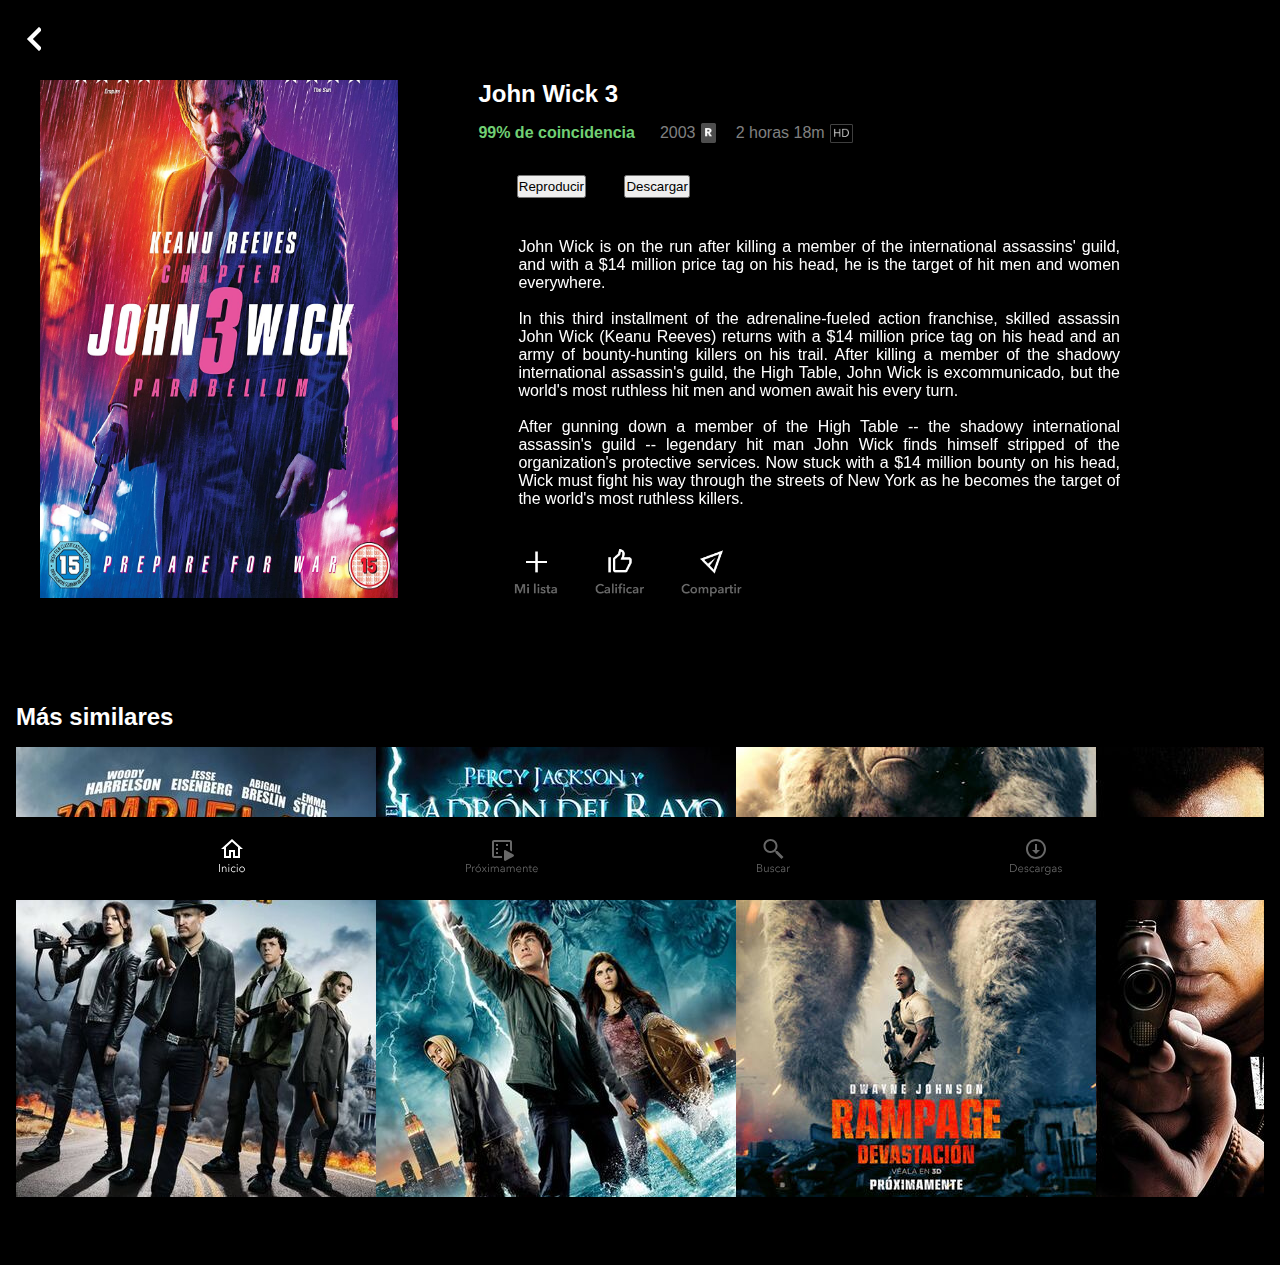
<file: second.html>
<!DOCTYPE html>
<html lang="en">

<head>
    <meta charset="UTF-8">
    <meta http-equiv="X-UA-Compatible" content="IE=edge">
    <meta name="viewport" content="width=device-width, initial-scale=1.0, maximun-scale=1.0, minimun-scale=1.0">
    <title>John Wick 3</title>
    <link rel="shortcut icon" href="img/favi.png" type="image/x-icon">
    <link rel="stylesheet" href="css/style.css">
    <link rel="stylesheet" href="css/second.css">
</head>

<body>
    <header class="second-header">
        <a href="index.html"><img src="img/back.png"alt="Back botón"></a>
    </header>

    <main class="principal">
        <img class="imagen-principal" src="img/john-second.jpg" alt="">
        <section class="movie">
            <h2>John Wick 3</h2>
            <div class="coincidencia">
                <label class="porcentaje">99% de coincidencia </label>
                <label class="anio">2003</label><img class="r-image" src="img/r-image.png">
                <label class="duracion">2 horas 18m</label><img class="hd" src="img/hd.png" alt="">
            </div>
            <div class="botones">
                <button>Reproducir</button>
                <button>Descargar</button>
            </div>
            <div class="resumen">
                <p>John Wick is on the run after killing a member of the international assassins' guild, and with a $14
                    million price tag on his head, he is the target of hit men and women everywhere. <br><br>

                    In this third installment of the adrenaline-fueled action franchise, skilled assassin John Wick
                    (Keanu Reeves) returns with a $14 million price tag on his head and an army of bounty-hunting
                    killers on his trail. After killing a member of the shadowy international assassin's guild, the High
                    Table, John Wick is excommunicado, but the world's most ruthless hit men and women await his every
                    turn.<br><br>

                    After gunning down a member of the High Table -- the shadowy international assassin's guild --
                    legendary hit man John Wick finds himself stripped of the organization's protective services. Now
                    stuck with a $14 million bounty on his head, Wick must fight his way through the streets of New York
                    as he becomes the target of the world's most ruthless killers.</p>
            </div>
            <div class="botones-peli">
                <img src="img/milista2.png" alt="">
                <img src="img/calificar.png" alt="">
                <img src="img/compartir.png" alt="">
            </div>
        </section>
    </main>

    <!-- Similares -->
    <article>
        <div class="galeria">
            <h2>Más similares</h2>
            <div class="contenedor">
                <div class="pelicula">
                    <a href="#">
                        <img class="peli-galeria" src="img/zombie.jpg" alt="">
                    </a>
                </div>
                <div class="pelicula">
                    <a href="#">
                        <img class="peli-galeria" src="img/ladron.jpg" alt="">
                    </a>
                </div>

                <div class="pelicula">
                    <a href="#">
                        <img class="peli-galeria" src="img/rampage.jpg" alt="">
                    </a>
                </div>
                <div class="pelicula">
                    <a href="#">
                        <img class="peli-galeria" src="img/violence.jpg" alt="">
                    </a>
                </div>
                <div class="pelicula">
                    <a href="#">
                        <img class="peli-galeria" src="img/Invicto.jpg" alt="">
                    </a>
                </div>
                <div class="pelicula">
                    <a href="#">
                        <img class="peli-galeria" src="img/old-guard.jpg" alt="">
                    </a>
                </div>
                <div class="pelicula">
                    <a href="#">
                        <img class="peli-galeria" src="img/perfection.jpg" alt="">
                    </a>
                </div>
            </div>
        </div>
    </article>

    <!-- Footer -->
    <footer class="footer">
        <ul class="lista-footer">
            <li class="icono"><a href="#">
                    <svg width="30" height="39" viewBox="0 0 28 39" fill="none" xmlns="http://www.w3.org/2000/svg">
                        <path
                            d="M14 2.09961L3 12H6V21H13V15H15V21H22V12H25L14 2.09961ZM14 4.79102L20 10.1914V11V19H17V13H11V19H8V10.1914L14 4.79102Z"
                            fill="white" />
                        <path
                            d="M1.8592 35H1.0528V27.0704H1.8592V35ZM4.60058 29.7584C4.61551 29.9003 4.62671 30.0571 4.63418 30.2288C4.64164 30.4005 4.64537 30.5424 4.64537 30.6544H4.66777C4.81711 30.3483 5.05977 30.1019 5.39578 29.9152C5.73178 29.7211 6.08644 29.624 6.45977 29.624C7.12431 29.624 7.62084 29.8219 7.94938 30.2176C8.28538 30.6133 8.45338 31.136 8.45338 31.7856V35H7.69178V32.0992C7.69178 31.8229 7.66938 31.5728 7.62458 31.3488C7.57978 31.1248 7.50138 30.9344 7.38937 30.7776C7.28484 30.6133 7.13924 30.4864 6.95258 30.3968C6.77338 30.3072 6.54564 30.2624 6.26938 30.2624C6.06777 30.2624 5.86991 30.3035 5.67578 30.3856C5.48911 30.4677 5.32111 30.5947 5.17177 30.7664C5.02244 30.9307 4.90298 31.1435 4.81337 31.4048C4.72377 31.6587 4.67898 31.9611 4.67898 32.312V35H3.91737V30.912C3.91737 30.7701 3.91364 30.5872 3.90617 30.3632C3.89871 30.1392 3.88751 29.9376 3.87257 29.7584H4.60058ZM11.198 35H10.4364V29.7584H11.198V35ZM11.3548 27.7424C11.3548 27.8992 11.2988 28.0299 11.1868 28.1344C11.0748 28.2315 10.9516 28.28 10.8172 28.28C10.6828 28.28 10.5596 28.2315 10.4476 28.1344C10.3356 28.0299 10.2796 27.8992 10.2796 27.7424C10.2796 27.5856 10.3356 27.4587 10.4476 27.3616C10.5596 27.2571 10.6828 27.2048 10.8172 27.2048C10.9516 27.2048 11.0748 27.2571 11.1868 27.3616C11.2988 27.4587 11.3548 27.5856 11.3548 27.7424ZM16.9996 30.9568C16.8727 30.7552 16.686 30.5909 16.4396 30.464C16.2007 30.3296 15.9393 30.2624 15.6556 30.2624C15.3495 30.2624 15.0732 30.3184 14.8268 30.4304C14.5804 30.5349 14.3676 30.6843 14.1884 30.8784C14.0167 31.0651 13.8823 31.2891 13.7852 31.5504C13.6956 31.8043 13.6508 32.0805 13.6508 32.3792C13.6508 32.6779 13.6956 32.9541 13.7852 33.208C13.8823 33.4619 14.0167 33.6859 14.1884 33.88C14.3601 34.0667 14.5692 34.216 14.8156 34.328C15.062 34.4325 15.3383 34.4848 15.6444 34.4848C15.9804 34.4848 16.2641 34.4213 16.4956 34.2944C16.7271 34.1675 16.9175 34.0032 17.0668 33.8016L17.638 34.2272C17.414 34.5035 17.1377 34.7237 16.8092 34.888C16.4881 35.0523 16.0999 35.1344 15.6444 35.1344C15.2188 35.1344 14.8343 35.0672 14.4908 34.9328C14.1473 34.7909 13.8524 34.5968 13.606 34.3504C13.3671 34.104 13.1804 33.8128 13.046 33.4768C12.9116 33.1408 12.8444 32.7749 12.8444 32.3792C12.8444 31.9835 12.9116 31.6176 13.046 31.2816C13.1804 30.9456 13.3671 30.6544 13.606 30.408C13.8524 30.1616 14.1473 29.9712 14.4908 29.8368C14.8343 29.6949 15.2188 29.624 15.6444 29.624C15.9953 29.624 16.35 29.7024 16.7084 29.8592C17.0743 30.0085 17.3692 30.2325 17.5932 30.5312L16.9996 30.9568ZM19.598 35H18.8364V29.7584H19.598V35ZM19.7548 27.7424C19.7548 27.8992 19.6988 28.0299 19.5868 28.1344C19.4748 28.2315 19.3516 28.28 19.2172 28.28C19.0828 28.28 18.9596 28.2315 18.8476 28.1344C18.7356 28.0299 18.6796 27.8992 18.6796 27.7424C18.6796 27.5856 18.7356 27.4587 18.8476 27.3616C18.9596 27.2571 19.0828 27.2048 19.2172 27.2048C19.3516 27.2048 19.4748 27.2571 19.5868 27.3616C19.6988 27.4587 19.7548 27.5856 19.7548 27.7424ZM26.8332 32.3792C26.8332 32.7749 26.7623 33.1408 26.6204 33.4768C26.486 33.8128 26.2956 34.104 26.0492 34.3504C25.8028 34.5968 25.5079 34.7909 25.1644 34.9328C24.8209 35.0672 24.4439 35.1344 24.0332 35.1344C23.63 35.1344 23.2567 35.0672 22.9132 34.9328C22.5697 34.7909 22.2748 34.5968 22.0284 34.3504C21.782 34.104 21.5879 33.8128 21.446 33.4768C21.3116 33.1408 21.2444 32.7749 21.2444 32.3792C21.2444 31.9835 21.3116 31.6176 21.446 31.2816C21.5879 30.9456 21.782 30.6544 22.0284 30.408C22.2748 30.1616 22.5697 29.9712 22.9132 29.8368C23.2567 29.6949 23.63 29.624 24.0332 29.624C24.4439 29.624 24.8209 29.6949 25.1644 29.8368C25.5079 29.9712 25.8028 30.1616 26.0492 30.408C26.2956 30.6544 26.486 30.9456 26.6204 31.2816C26.7623 31.6176 26.8332 31.9835 26.8332 32.3792ZM26.0268 32.3792C26.0268 32.088 25.9783 31.8155 25.8812 31.5616C25.7916 31.3003 25.6609 31.0763 25.4892 30.8896C25.3175 30.6955 25.1084 30.5424 24.862 30.4304C24.6156 30.3184 24.3393 30.2624 24.0332 30.2624C23.7271 30.2624 23.4508 30.3184 23.2044 30.4304C22.9655 30.5424 22.7601 30.6955 22.5884 30.8896C22.4167 31.0763 22.2823 31.3003 22.1852 31.5616C22.0956 31.8155 22.0508 32.088 22.0508 32.3792C22.0508 32.6704 22.0956 32.9467 22.1852 33.208C22.2823 33.4619 22.4167 33.6859 22.5884 33.88C22.7601 34.0667 22.9655 34.216 23.2044 34.328C23.4508 34.4325 23.7271 34.4848 24.0332 34.4848C24.3393 34.4848 24.6156 34.4325 24.862 34.328C25.1084 34.216 25.3175 34.0667 25.4892 33.88C25.6609 33.6859 25.7916 33.4619 25.8812 33.208C25.9783 32.9467 26.0268 32.6704 26.0268 32.3792Z"
                            fill="white" />
                    </svg>
                </a></li>
            <li class="icono"><a href="#">
                    <svg width="74" height="39" viewBox="0 0 74 39" fill="none" xmlns="http://www.w3.org/2000/svg">
                        <g clip-path="url(#clip0)">
                            <path
                                d="M29 3C27.897 3 27 3.897 27 5V19C27 20.103 27.897 21 29 21H37V19H29V5H45V13.2852L47 14.4082V5C47 3.897 46.103 3 45 3H29ZM31.002 7V9H33V7H31.002ZM41 7V9H43V7H41ZM31 11V13H33V11H31ZM40.0859 13C39.514 13.019 39 13.492 39 14.1445V22.8555C39 23.7255 39.9132 24.2764 40.6602 23.8574L48.4199 19.502C49.1939 19.067 49.1939 17.932 48.4199 17.498L40.6602 13.1426C40.4734 13.0378 40.2766 12.9937 40.0859 13ZM31 15V17H33V15H31Z"
                                fill="#686868" />
                        </g>
                        <path
                            d="M1.0528 27.0704H3.2928C3.696 27.0704 4.06187 27.1152 4.3904 27.2048C4.71893 27.2869 4.99893 27.4176 5.2304 27.5968C5.46933 27.7685 5.65227 27.9888 5.7792 28.2576C5.90613 28.5189 5.9696 28.8288 5.9696 29.1872C5.9696 29.5456 5.9024 29.8592 5.768 30.128C5.64107 30.3893 5.45813 30.6096 5.2192 30.7888C4.98773 30.9605 4.704 31.0912 4.368 31.1808C4.03947 31.2704 3.6736 31.3152 3.2704 31.3152H1.8592V35H1.0528V27.0704ZM1.8592 30.632H3.2256C3.86027 30.632 4.34187 30.5088 4.6704 30.2624C4.99893 30.016 5.1632 29.6576 5.1632 29.1872C5.1632 28.6944 4.99147 28.336 4.648 28.112C4.312 27.8805 3.83787 27.7648 3.2256 27.7648H1.8592V30.632ZM6.96894 30.912C6.96894 30.7701 6.9652 30.5872 6.95774 30.3632C6.95027 30.1392 6.93907 29.9376 6.92414 29.7584H7.65214C7.66707 29.9003 7.67827 30.0571 7.68574 30.2288C7.6932 30.4005 7.69694 30.5424 7.69694 30.6544H7.71934C7.86867 30.3483 8.09267 30.1019 8.39134 29.9152C8.69 29.7211 9.026 29.624 9.39934 29.624C9.4964 29.624 9.58227 29.6277 9.65694 29.6352C9.73907 29.6427 9.8212 29.6576 9.90334 29.68L9.80254 30.3968C9.75774 30.3819 9.68307 30.3669 9.57854 30.352C9.474 30.3371 9.36947 30.3296 9.26494 30.3296C9.06334 30.3296 8.8692 30.3669 8.68254 30.4416C8.49587 30.5163 8.3316 30.6357 8.18974 30.8C8.05534 30.9568 7.94334 31.1621 7.85374 31.416C7.7716 31.6624 7.73054 31.9611 7.73054 32.312V35H6.96894V30.912ZM16.016 32.3792C16.016 32.7749 15.9451 33.1408 15.8032 33.4768C15.6688 33.8128 15.4784 34.104 15.232 34.3504C14.9856 34.5968 14.6907 34.7909 14.3472 34.9328C14.0037 35.0672 13.6267 35.1344 13.216 35.1344C12.8128 35.1344 12.4395 35.0672 12.096 34.9328C11.7525 34.7909 11.4576 34.5968 11.2112 34.3504C10.9648 34.104 10.7707 33.8128 10.6288 33.4768C10.4944 33.1408 10.4272 32.7749 10.4272 32.3792C10.4272 31.9835 10.4944 31.6176 10.6288 31.2816C10.7707 30.9456 10.9648 30.6544 11.2112 30.408C11.4576 30.1616 11.7525 29.9712 12.096 29.8368C12.4395 29.6949 12.8128 29.624 13.216 29.624C13.6267 29.624 14.0037 29.6949 14.3472 29.8368C14.6907 29.9712 14.9856 30.1616 15.232 30.408C15.4784 30.6544 15.6688 30.9456 15.8032 31.2816C15.9451 31.6176 16.016 31.9835 16.016 32.3792ZM15.2096 32.3792C15.2096 32.088 15.1611 31.8155 15.064 31.5616C14.9744 31.3003 14.8437 31.0763 14.672 30.8896C14.5003 30.6955 14.2912 30.5424 14.0448 30.4304C13.7984 30.3184 13.5221 30.2624 13.216 30.2624C12.9099 30.2624 12.6336 30.3184 12.3872 30.4304C12.1483 30.5424 11.9429 30.6955 11.7712 30.8896C11.5995 31.0763 11.4651 31.3003 11.368 31.5616C11.2784 31.8155 11.2336 32.088 11.2336 32.3792C11.2336 32.6704 11.2784 32.9467 11.368 33.208C11.4651 33.4619 11.5995 33.6859 11.7712 33.88C11.9429 34.0667 12.1483 34.216 12.3872 34.328C12.6336 34.4325 12.9099 34.4848 13.216 34.4848C13.5221 34.4848 13.7984 34.4325 14.0448 34.328C14.2912 34.216 14.5003 34.0667 14.672 33.88C14.8437 33.6859 14.9744 33.4619 15.064 33.208C15.1611 32.9467 15.2096 32.6704 15.2096 32.3792ZM13.4176 28.6832H12.7568L13.8768 27.0704H14.896L13.4176 28.6832ZM18.8212 32.2896L16.8836 29.7584H17.858L19.2916 31.752L20.7252 29.7584H21.6436L19.7396 32.256L21.8228 35H20.8372L19.2804 32.816L17.6788 35H16.7604L18.8212 32.2896ZM23.7871 35H23.0255V29.7584H23.7871V35ZM23.9439 27.7424C23.9439 27.8992 23.8879 28.0299 23.7759 28.1344C23.6639 28.2315 23.5407 28.28 23.4063 28.28C23.2719 28.28 23.1487 28.2315 23.0367 28.1344C22.9247 28.0299 22.8687 27.8992 22.8687 27.7424C22.8687 27.5856 22.9247 27.4587 23.0367 27.3616C23.1487 27.2571 23.2719 27.2048 23.4063 27.2048C23.5407 27.2048 23.6639 27.2571 23.7759 27.3616C23.8879 27.4587 23.9439 27.5856 23.9439 27.7424ZM26.5646 30.6544C26.714 30.3483 26.9417 30.1019 27.2478 29.9152C27.5614 29.7211 27.9086 29.624 28.2894 29.624C28.4313 29.624 28.5769 29.6389 28.7262 29.6688C28.883 29.6987 29.0324 29.7584 29.1742 29.848C29.3236 29.9301 29.458 30.0421 29.5774 30.184C29.7044 30.3259 29.8126 30.5088 29.9022 30.7328C30.0814 30.3744 30.3241 30.1019 30.6302 29.9152C30.9438 29.7211 31.3134 29.624 31.739 29.624C32.4036 29.624 32.9001 29.8219 33.2286 30.2176C33.5646 30.6133 33.7327 31.136 33.7327 31.7856V35H32.971V32.0992C32.971 31.5467 32.8665 31.1024 32.6574 30.7664C32.4558 30.4304 32.1086 30.2624 31.6158 30.2624C31.3396 30.2624 31.1044 30.3184 30.9102 30.4304C30.7236 30.5424 30.5705 30.6917 30.451 30.8784C30.339 31.0576 30.2569 31.2629 30.2046 31.4944C30.1524 31.7259 30.1262 31.9648 30.1262 32.2112V35H29.3646V31.9424C29.3646 31.6885 29.346 31.4571 29.3086 31.248C29.2713 31.0389 29.2041 30.8635 29.107 30.7216C29.0174 30.5723 28.8905 30.4603 28.7262 30.3856C28.562 30.3035 28.3529 30.2624 28.099 30.2624C27.9198 30.2624 27.7369 30.3035 27.5502 30.3856C27.371 30.4677 27.2068 30.5947 27.0574 30.7664C26.9156 30.9307 26.7998 31.1435 26.7102 31.4048C26.6206 31.6587 26.5758 31.9611 26.5758 32.312V35H25.8142V30.912C25.8142 30.7701 25.8105 30.5872 25.803 30.3632C25.7956 30.1392 25.7844 29.9376 25.7694 29.7584H26.4974C26.5124 29.9003 26.5236 30.0571 26.531 30.2288C26.5385 30.4005 26.5422 30.5424 26.5422 30.6544H26.5646ZM39.0057 31.6176C39.0057 31.1621 38.8863 30.8224 38.6473 30.5984C38.4084 30.3744 38.0612 30.2624 37.6057 30.2624C37.2921 30.2624 37.0009 30.3184 36.7321 30.4304C36.4633 30.5424 36.2356 30.6917 36.0489 30.8784L35.6233 30.3744C35.8399 30.1579 36.1236 29.9787 36.4745 29.8368C36.8329 29.6949 37.2361 29.624 37.6841 29.624C37.9679 29.624 38.2329 29.6651 38.4793 29.7472C38.7257 29.8219 38.9423 29.9376 39.1289 30.0944C39.3156 30.2512 39.4612 30.4491 39.5657 30.688C39.6703 30.9269 39.7225 31.2069 39.7225 31.528V33.824C39.7225 34.0256 39.73 34.2347 39.7449 34.4512C39.7599 34.6677 39.7823 34.8507 39.8121 35H39.1289C39.1065 34.8731 39.0879 34.7349 39.0729 34.5856C39.058 34.4363 39.0505 34.2907 39.0505 34.1488H39.0281C38.7892 34.4997 38.5167 34.7536 38.2105 34.9104C37.9119 35.0597 37.5497 35.1344 37.1241 35.1344C36.9225 35.1344 36.7135 35.1045 36.4969 35.0448C36.2879 34.9925 36.0937 34.9029 35.9145 34.776C35.7428 34.6491 35.5972 34.4848 35.4777 34.2832C35.3657 34.0816 35.3097 33.8352 35.3097 33.544C35.3097 33.1408 35.4105 32.8235 35.6121 32.592C35.8212 32.3531 36.0975 32.1776 36.4409 32.0656C36.7844 31.9461 37.1764 31.8715 37.6169 31.8416C38.0649 31.8043 38.5279 31.7856 39.0057 31.7856V31.6176ZM38.7817 32.3792C38.4681 32.3792 38.1508 32.3941 37.8297 32.424C37.5161 32.4464 37.2287 32.4987 36.9673 32.5808C36.7135 32.6555 36.5044 32.7675 36.3401 32.9168C36.1759 33.0661 36.0937 33.264 36.0937 33.5104C36.0937 33.6971 36.1273 33.8539 36.1945 33.9808C36.2692 34.1077 36.3663 34.2123 36.4857 34.2944C36.6052 34.3691 36.7359 34.4251 36.8777 34.4624C37.0271 34.4923 37.1764 34.5072 37.3257 34.5072C37.5945 34.5072 37.8335 34.4624 38.0425 34.3728C38.2516 34.2757 38.4271 34.1488 38.5689 33.992C38.7108 33.8277 38.8191 33.6411 38.8937 33.432C38.9684 33.2229 39.0057 33.0027 39.0057 32.7712V32.3792H38.7817ZM42.435 30.6544C42.5843 30.3483 42.812 30.1019 43.1182 29.9152C43.4318 29.7211 43.779 29.624 44.1598 29.624C44.3016 29.624 44.4472 29.6389 44.5966 29.6688C44.7534 29.6987 44.9027 29.7584 45.0446 29.848C45.1939 29.9301 45.3283 30.0421 45.4478 30.184C45.5747 30.3259 45.683 30.5088 45.7726 30.7328C45.9518 30.3744 46.1944 30.1019 46.5006 29.9152C46.8142 29.7211 47.1838 29.624 47.6094 29.624C48.2739 29.624 48.7704 29.8219 49.099 30.2176C49.435 30.6133 49.603 31.136 49.603 31.7856V35H48.8414V32.0992C48.8414 31.5467 48.7368 31.1024 48.5278 30.7664C48.3262 30.4304 47.979 30.2624 47.4862 30.2624C47.2099 30.2624 46.9747 30.3184 46.7806 30.4304C46.5939 30.5424 46.4408 30.6917 46.3214 30.8784C46.2094 31.0576 46.1272 31.2629 46.075 31.4944C46.0227 31.7259 45.9966 31.9648 45.9966 32.2112V35H45.235V31.9424C45.235 31.6885 45.2163 31.4571 45.179 31.248C45.1416 31.0389 45.0744 30.8635 44.9774 30.7216C44.8878 30.5723 44.7608 30.4603 44.5966 30.3856C44.4323 30.3035 44.2232 30.2624 43.9694 30.2624C43.7902 30.2624 43.6072 30.3035 43.4206 30.3856C43.2414 30.4677 43.0771 30.5947 42.9278 30.7664C42.7859 30.9307 42.6702 31.1435 42.5806 31.4048C42.491 31.6587 42.4462 31.9611 42.4462 32.312V35H41.6846V30.912C41.6846 30.7701 41.6808 30.5872 41.6734 30.3632C41.6659 30.1392 41.6547 29.9376 41.6398 29.7584H42.3678C42.3827 29.9003 42.3939 30.0571 42.4014 30.2288C42.4088 30.4005 42.4126 30.5424 42.4126 30.6544H42.435ZM55.5705 31.976C55.5481 31.4832 55.3875 31.0763 55.0889 30.7552C54.7977 30.4267 54.3795 30.2624 53.8345 30.2624C53.5806 30.2624 53.3454 30.3109 53.1289 30.408C52.9123 30.4976 52.7219 30.6245 52.5577 30.7888C52.3934 30.9456 52.2627 31.1285 52.1657 31.3376C52.0686 31.5392 52.0126 31.752 51.9977 31.976H55.5705ZM56.3433 32.2224C56.3433 32.2747 56.3433 32.3307 56.3433 32.3904C56.3433 32.4501 56.3395 32.5136 56.3321 32.5808H51.9865C51.9939 32.8421 52.0462 33.0885 52.1433 33.32C52.2403 33.5515 52.3747 33.7531 52.5465 33.9248C52.7182 34.0965 52.9198 34.2347 53.1513 34.3392C53.3827 34.4363 53.6329 34.4848 53.9017 34.4848C54.2974 34.4848 54.6371 34.3952 54.9209 34.216C55.2121 34.0293 55.4323 33.8165 55.5817 33.5776L56.1529 34.0256C55.8393 34.4213 55.4921 34.7051 55.1113 34.8768C54.7379 35.0485 54.3347 35.1344 53.9017 35.1344C53.5134 35.1344 53.1513 35.0672 52.8153 34.9328C52.4867 34.7909 52.203 34.5968 51.9641 34.3504C51.7251 34.104 51.5347 33.8128 51.3929 33.4768C51.2585 33.1408 51.1913 32.7749 51.1913 32.3792C51.1913 31.9835 51.2585 31.6176 51.3929 31.2816C51.5273 30.9456 51.7139 30.6544 51.9529 30.408C52.1918 30.1616 52.4718 29.9712 52.7929 29.8368C53.1139 29.6949 53.4611 29.624 53.8345 29.624C54.2451 29.624 54.6073 29.6949 54.9209 29.8368C55.2345 29.9712 55.4958 30.1579 55.7049 30.3968C55.9139 30.6283 56.0707 30.9008 56.1753 31.2144C56.2873 31.528 56.3433 31.864 56.3433 32.2224ZM58.6646 29.7584C58.6796 29.9003 58.6908 30.0571 58.6982 30.2288C58.7057 30.4005 58.7094 30.5424 58.7094 30.6544H58.7318C58.8812 30.3483 59.1238 30.1019 59.4598 29.9152C59.7958 29.7211 60.1505 29.624 60.5238 29.624C61.1884 29.624 61.6849 29.8219 62.0134 30.2176C62.3494 30.6133 62.5174 31.136 62.5174 31.7856V35H61.7558V32.0992C61.7558 31.8229 61.7334 31.5728 61.6886 31.3488C61.6438 31.1248 61.5654 30.9344 61.4534 30.7776C61.3489 30.6133 61.2033 30.4864 61.0166 30.3968C60.8374 30.3072 60.6097 30.2624 60.3334 30.2624C60.1318 30.2624 59.934 30.3035 59.7398 30.3856C59.5532 30.4677 59.3852 30.5947 59.2358 30.7664C59.0865 30.9307 58.967 31.1435 58.8774 31.4048C58.7878 31.6587 58.743 31.9611 58.743 32.312V35H57.9814V30.912C57.9814 30.7701 57.9777 30.5872 57.9702 30.3632C57.9628 30.1392 57.9516 29.9376 57.9366 29.7584H58.6646ZM66.8524 30.3968H65.374V33.4544C65.374 33.6485 65.3927 33.8091 65.43 33.936C65.4674 34.0629 65.5196 34.1637 65.5868 34.2384C65.6615 34.3056 65.7474 34.3541 65.8444 34.384C65.9415 34.4064 66.046 34.4176 66.158 34.4176C66.2626 34.4176 66.3708 34.4027 66.4828 34.3728C66.6023 34.3429 66.7143 34.3019 66.8188 34.2496L66.8524 34.9104C66.718 34.9627 66.5762 35 66.4268 35.0224C66.285 35.0523 66.1282 35.0672 65.9564 35.0672C65.8146 35.0672 65.6652 35.0485 65.5084 35.0112C65.3516 34.9739 65.206 34.9029 65.0716 34.7984C64.9372 34.6939 64.8252 34.552 64.7356 34.3728C64.6535 34.1936 64.6124 33.9584 64.6124 33.6672V30.3968H63.526V29.7584H64.6124V28.28H65.374V29.7584H66.8524V30.3968ZM72.0423 31.976C72.0199 31.4832 71.8594 31.0763 71.5607 30.7552C71.2695 30.4267 70.8514 30.2624 70.3063 30.2624C70.0525 30.2624 69.8173 30.3109 69.6007 30.408C69.3842 30.4976 69.1938 30.6245 69.0295 30.7888C68.8653 30.9456 68.7346 31.1285 68.6375 31.3376C68.5405 31.5392 68.4845 31.752 68.4695 31.976H72.0423ZM72.8151 32.2224C72.8151 32.2747 72.8151 32.3307 72.8151 32.3904C72.8151 32.4501 72.8114 32.5136 72.8039 32.5808H68.4583C68.4658 32.8421 68.5181 33.0885 68.6151 33.32C68.7122 33.5515 68.8466 33.7531 69.0183 33.9248C69.1901 34.0965 69.3917 34.2347 69.6231 34.3392C69.8546 34.4363 70.1047 34.4848 70.3735 34.4848C70.7693 34.4848 71.109 34.3952 71.3927 34.216C71.6839 34.0293 71.9042 33.8165 72.0535 33.5776L72.6247 34.0256C72.3111 34.4213 71.9639 34.7051 71.5831 34.8768C71.2098 35.0485 70.8066 35.1344 70.3735 35.1344C69.9853 35.1344 69.6231 35.0672 69.2871 34.9328C68.9586 34.7909 68.6749 34.5968 68.4359 34.3504C68.197 34.104 68.0066 33.8128 67.8647 33.4768C67.7303 33.1408 67.6631 32.7749 67.6631 32.3792C67.6631 31.9835 67.7303 31.6176 67.8647 31.2816C67.9991 30.9456 68.1858 30.6544 68.4247 30.408C68.6637 30.1616 68.9437 29.9712 69.2647 29.8368C69.5858 29.6949 69.933 29.624 70.3063 29.624C70.717 29.624 71.0791 29.6949 71.3927 29.8368C71.7063 29.9712 71.9677 30.1579 72.1767 30.3968C72.3858 30.6283 72.5426 30.9008 72.6471 31.2144C72.7591 31.528 72.8151 31.864 72.8151 32.2224Z"
                            fill="#686868" />
                        <defs>
                            <clipPath id="clip0">
                                <rect width="24" height="24" fill="white" transform="translate(25)" />
                            </clipPath>
                        </defs>
                    </svg>

                </a></li>
            <li class="icono"><a href="#">
                    <svg width="35" height="39" viewBox="0 0 35 39" fill="none" xmlns="http://www.w3.org/2000/svg">
                        <path
                            d="M14.5 2C10.6459 2 7.5 5.14585 7.5 9C7.5 12.8541 10.6459 16 14.5 16C16.248 16 17.845 15.348 19.0742 14.2812L19.5 14.707V16L25.5 22L27.5 20L21.5 14H20.207L19.7812 13.5742C20.848 12.345 21.5 10.748 21.5 9C21.5 5.14585 18.3541 2 14.5 2ZM14.5 4C17.2733 4 19.5 6.22673 19.5 9C19.5 11.7733 17.2733 14 14.5 14C11.7267 14 9.5 11.7733 9.5 9C9.5 6.22673 11.7267 4 14.5 4Z"
                            fill="#686868" />
                        <path
                            d="M1.0528 27.0704H3.416C3.71467 27.0704 4.01707 27.104 4.3232 27.1712C4.62933 27.2309 4.90187 27.3392 5.1408 27.496C5.3872 27.6453 5.58507 27.8507 5.7344 28.112C5.8912 28.3733 5.9696 28.7019 5.9696 29.0976C5.9696 29.5157 5.84267 29.8816 5.5888 30.1952C5.33493 30.5013 4.9952 30.7029 4.5696 30.8V30.8224C5.0848 30.8821 5.5104 31.0837 5.8464 31.4272C6.18987 31.7632 6.3616 32.2224 6.3616 32.8048C6.3616 33.1333 6.29067 33.4357 6.1488 33.712C6.0144 33.9808 5.82027 34.2123 5.5664 34.4064C5.31253 34.5931 5.00267 34.7387 4.6368 34.8432C4.27093 34.9477 3.86027 35 3.4048 35H1.0528V27.0704ZM1.8592 30.5424H3.4832C3.67733 30.5424 3.87147 30.52 4.0656 30.4752C4.2672 30.4304 4.45013 30.3557 4.6144 30.2512C4.77867 30.1392 4.90933 29.9936 5.0064 29.8144C5.11093 29.6352 5.1632 29.4149 5.1632 29.1536C5.1632 28.8997 5.11093 28.6869 5.0064 28.5152C4.90933 28.336 4.77493 28.1904 4.6032 28.0784C4.43147 27.9664 4.22987 27.888 3.9984 27.8432C3.76693 27.7909 3.52053 27.7648 3.2592 27.7648H1.8592V30.5424ZM1.8592 34.3056H3.36C3.6512 34.3056 3.92747 34.2795 4.1888 34.2272C4.4576 34.1675 4.68907 34.0779 4.8832 33.9584C5.0848 33.8315 5.24533 33.6709 5.3648 33.4768C5.48427 33.2752 5.544 33.0363 5.544 32.76C5.544 32.2373 5.3648 31.8491 5.0064 31.5952C4.65547 31.3339 4.1552 31.2032 3.5056 31.2032H1.8592V34.3056ZM11.9363 35C11.9214 34.8581 11.9102 34.7013 11.9027 34.5296C11.8952 34.3579 11.8915 34.216 11.8915 34.104H11.8691C11.7198 34.4101 11.4771 34.6603 11.1411 34.8544C10.8051 35.0411 10.4504 35.1344 10.0771 35.1344C9.41258 35.1344 8.91231 34.9365 8.57631 34.5408C8.24778 34.1451 8.08351 33.6224 8.08351 32.9728V29.7584H8.84511V32.6592C8.84511 32.9355 8.86751 33.1856 8.91231 33.4096C8.95711 33.6336 9.03178 33.8277 9.13631 33.992C9.24831 34.1488 9.39391 34.272 9.57311 34.3616C9.75978 34.4512 9.99125 34.496 10.2675 34.496C10.4691 34.496 10.6632 34.4549 10.8499 34.3728C11.044 34.2907 11.2158 34.1675 11.3651 34.0032C11.5144 33.8315 11.6339 33.6187 11.7235 33.3648C11.8131 33.1035 11.8579 32.7973 11.8579 32.4464V29.7584H12.6195V33.8464C12.6195 33.9883 12.6232 34.1712 12.6307 34.3952C12.6382 34.6192 12.6494 34.8208 12.6643 35H11.9363ZM17.4249 31.0016C17.3129 30.7851 17.1412 30.6096 16.9097 30.4752C16.6857 30.3333 16.4281 30.2624 16.1369 30.2624C16.0025 30.2624 15.8681 30.2773 15.7337 30.3072C15.5993 30.3371 15.4799 30.3856 15.3753 30.4528C15.2708 30.52 15.1849 30.6059 15.1177 30.7104C15.058 30.8149 15.0281 30.9381 15.0281 31.08C15.0281 31.3264 15.1289 31.5168 15.3305 31.6512C15.5321 31.7781 15.8495 31.8864 16.2825 31.976C16.9023 32.1029 17.3577 32.2896 17.6489 32.536C17.9476 32.7749 18.0969 33.0997 18.0969 33.5104C18.0969 33.8091 18.0372 34.0629 17.9177 34.272C17.8057 34.4736 17.6564 34.6416 17.4697 34.776C17.2831 34.9029 17.0703 34.9925 16.8313 35.0448C16.5999 35.1045 16.3647 35.1344 16.1257 35.1344C15.73 35.1344 15.3455 35.0523 14.9721 34.888C14.5988 34.7237 14.2927 34.4661 14.0537 34.1152L14.6585 33.6672C14.7929 33.8987 14.9908 34.0928 15.2521 34.2496C15.5135 34.4064 15.8009 34.4848 16.1145 34.4848C16.2788 34.4848 16.4356 34.4699 16.5849 34.44C16.7343 34.4101 16.8649 34.3579 16.9769 34.2832C17.0889 34.2085 17.1785 34.1152 17.2457 34.0032C17.3129 33.8837 17.3465 33.7381 17.3465 33.5664C17.3465 33.2901 17.2121 33.0848 16.9433 32.9504C16.682 32.8085 16.3012 32.6779 15.8009 32.5584C15.6441 32.5211 15.4761 32.4763 15.2969 32.424C15.1252 32.3643 14.9647 32.2821 14.8153 32.1776C14.666 32.0656 14.5428 31.9275 14.4457 31.7632C14.3487 31.5989 14.3001 31.3936 14.3001 31.1472C14.3001 30.8784 14.3524 30.6507 14.4569 30.464C14.5615 30.2699 14.6996 30.1131 14.8713 29.9936C15.0505 29.8667 15.2521 29.7733 15.4761 29.7136C15.7001 29.6539 15.9316 29.624 16.1705 29.624C16.5364 29.624 16.8911 29.7061 17.2345 29.8704C17.578 30.0347 17.8356 30.2661 18.0073 30.5648L17.4249 31.0016ZM23.3871 30.9568C23.2602 30.7552 23.0735 30.5909 22.8271 30.464C22.5882 30.3296 22.3268 30.2624 22.0431 30.2624C21.737 30.2624 21.4607 30.3184 21.2143 30.4304C20.9679 30.5349 20.7551 30.6843 20.5759 30.8784C20.4042 31.0651 20.2698 31.2891 20.1727 31.5504C20.0831 31.8043 20.0383 32.0805 20.0383 32.3792C20.0383 32.6779 20.0831 32.9541 20.1727 33.208C20.2698 33.4619 20.4042 33.6859 20.5759 33.88C20.7476 34.0667 20.9567 34.216 21.2031 34.328C21.4495 34.4325 21.7258 34.4848 22.0319 34.4848C22.3679 34.4848 22.6516 34.4213 22.8831 34.2944C23.1146 34.1675 23.305 34.0032 23.4543 33.8016L24.0255 34.2272C23.8015 34.5035 23.5252 34.7237 23.1967 34.888C22.8756 35.0523 22.4874 35.1344 22.0319 35.1344C21.6063 35.1344 21.2218 35.0672 20.8783 34.9328C20.5348 34.7909 20.2399 34.5968 19.9935 34.3504C19.7546 34.104 19.5679 33.8128 19.4335 33.4768C19.2991 33.1408 19.2319 32.7749 19.2319 32.3792C19.2319 31.9835 19.2991 31.6176 19.4335 31.2816C19.5679 30.9456 19.7546 30.6544 19.9935 30.408C20.2399 30.1616 20.5348 29.9712 20.8783 29.8368C21.2218 29.6949 21.6063 29.624 22.0319 29.624C22.3828 29.624 22.7375 29.7024 23.0959 29.8592C23.4618 30.0085 23.7567 30.2325 23.9807 30.5312L23.3871 30.9568ZM28.5167 31.6176C28.5167 31.1621 28.3972 30.8224 28.1583 30.5984C27.9194 30.3744 27.5722 30.2624 27.1167 30.2624C26.8031 30.2624 26.5119 30.3184 26.2431 30.4304C25.9743 30.5424 25.7466 30.6917 25.5599 30.8784L25.1343 30.3744C25.3508 30.1579 25.6346 29.9787 25.9855 29.8368C26.3439 29.6949 26.7471 29.624 27.1951 29.624C27.4788 29.624 27.7439 29.6651 27.9903 29.7472C28.2367 29.8219 28.4532 29.9376 28.6399 30.0944C28.8266 30.2512 28.9722 30.4491 29.0767 30.688C29.1812 30.9269 29.2335 31.2069 29.2335 31.528V33.824C29.2335 34.0256 29.241 34.2347 29.2559 34.4512C29.2708 34.6677 29.2932 34.8507 29.3231 35H28.6399C28.6175 34.8731 28.5988 34.7349 28.5839 34.5856C28.569 34.4363 28.5615 34.2907 28.5615 34.1488H28.5391C28.3002 34.4997 28.0276 34.7536 27.7215 34.9104C27.4228 35.0597 27.0607 35.1344 26.6351 35.1344C26.4335 35.1344 26.2244 35.1045 26.0079 35.0448C25.7988 34.9925 25.6047 34.9029 25.4255 34.776C25.2538 34.6491 25.1082 34.4848 24.9887 34.2832C24.8767 34.0816 24.8207 33.8352 24.8207 33.544C24.8207 33.1408 24.9215 32.8235 25.1231 32.592C25.3322 32.3531 25.6084 32.1776 25.9519 32.0656C26.2954 31.9461 26.6874 31.8715 27.1279 31.8416C27.5759 31.8043 28.0388 31.7856 28.5167 31.7856V31.6176ZM28.2927 32.3792C27.9791 32.3792 27.6618 32.3941 27.3407 32.424C27.0271 32.4464 26.7396 32.4987 26.4783 32.5808C26.2244 32.6555 26.0154 32.7675 25.8511 32.9168C25.6868 33.0661 25.6047 33.264 25.6047 33.5104C25.6047 33.6971 25.6383 33.8539 25.7055 33.9808C25.7802 34.1077 25.8772 34.2123 25.9967 34.2944C26.1162 34.3691 26.2468 34.4251 26.3887 34.4624C26.538 34.4923 26.6874 34.5072 26.8367 34.5072C27.1055 34.5072 27.3444 34.4624 27.5535 34.3728C27.7626 34.2757 27.938 34.1488 28.0799 33.992C28.2218 33.8277 28.33 33.6411 28.4047 33.432C28.4794 33.2229 28.5167 33.0027 28.5167 32.7712V32.3792H28.2927ZM31.1955 30.912C31.1955 30.7701 31.1918 30.5872 31.1843 30.3632C31.1768 30.1392 31.1656 29.9376 31.1507 29.7584H31.8787C31.8936 29.9003 31.9048 30.0571 31.9123 30.2288C31.9198 30.4005 31.9235 30.5424 31.9235 30.6544H31.9459C32.0952 30.3483 32.3192 30.1019 32.6179 29.9152C32.9166 29.7211 33.2526 29.624 33.6259 29.624C33.723 29.624 33.8088 29.6277 33.8835 29.6352C33.9656 29.6427 34.0478 29.6576 34.1299 29.68L34.0291 30.3968C33.9843 30.3819 33.9096 30.3669 33.8051 30.352C33.7006 30.3371 33.596 30.3296 33.4915 30.3296C33.2899 30.3296 33.0958 30.3669 32.9091 30.4416C32.7224 30.5163 32.5582 30.6357 32.4163 30.8C32.2819 30.9568 32.1699 31.1621 32.0803 31.416C31.9982 31.6624 31.9571 31.9611 31.9571 32.312V35H31.1955V30.912Z"
                            fill="#686868" />
                    </svg>

                </a></li>
            <li class="icono"><a href="#">
                    <svg width="54" height="39" viewBox="0 0 54 39" fill="none" xmlns="http://www.w3.org/2000/svg">
                        <path
                            d="M27 2C21.489 2 17 6.489 17 12C17 17.511 21.489 22 27 22C32.511 22 37 17.511 37 12C37 6.489 32.511 2 27 2ZM27 4C31.4301 4 35 7.56988 35 12C35 16.4301 31.4301 20 27 20C22.5699 20 19 16.4301 19 12C19 7.56988 22.5699 4 27 4ZM26 7V13H23L27 17L31 13H28V7H26Z"
                            fill="#686868" />
                        <path
                            d="M1.0528 27.0704H3.6848C4.1776 27.0704 4.6704 27.1525 5.1632 27.3168C5.66347 27.4811 6.11147 27.7312 6.5072 28.0672C6.9104 28.3957 7.2352 28.8101 7.4816 29.3104C7.728 29.8032 7.8512 30.3781 7.8512 31.0352C7.8512 31.6997 7.728 32.2784 7.4816 32.7712C7.2352 33.264 6.9104 33.6784 6.5072 34.0144C6.11147 34.3429 5.66347 34.5893 5.1632 34.7536C4.6704 34.9179 4.1776 35 3.6848 35H1.0528V27.0704ZM1.8592 34.2832H3.4608C4.05813 34.2832 4.57707 34.1899 5.0176 34.0032C5.4656 33.8165 5.8352 33.5739 6.1264 33.2752C6.4176 32.9691 6.63413 32.6219 6.776 32.2336C6.92533 31.8453 7 31.4459 7 31.0352C7 30.6245 6.92533 30.2251 6.776 29.8368C6.63413 29.4485 6.4176 29.1051 6.1264 28.8064C5.8352 28.5003 5.4656 28.2539 5.0176 28.0672C4.57707 27.8805 4.05813 27.7872 3.4608 27.7872H1.8592V34.2832ZM13.483 31.976C13.4606 31.4832 13.3 31.0763 13.0014 30.7552C12.7102 30.4267 12.292 30.2624 11.747 30.2624C11.4931 30.2624 11.2579 30.3109 11.0414 30.408C10.8248 30.4976 10.6344 30.6245 10.4702 30.7888C10.3059 30.9456 10.1752 31.1285 10.0782 31.3376C9.9811 31.5392 9.9251 31.752 9.91016 31.976H13.483ZM14.2558 32.2224C14.2558 32.2747 14.2558 32.3307 14.2558 32.3904C14.2558 32.4501 14.252 32.5136 14.2446 32.5808H9.89896C9.90643 32.8421 9.9587 33.0885 10.0558 33.32C10.1528 33.5515 10.2872 33.7531 10.459 33.9248C10.6307 34.0965 10.8323 34.2347 11.0638 34.3392C11.2952 34.4363 11.5454 34.4848 11.8142 34.4848C12.2099 34.4848 12.5496 34.3952 12.8334 34.216C13.1246 34.0293 13.3448 33.8165 13.4942 33.5776L14.0654 34.0256C13.7518 34.4213 13.4046 34.7051 13.0238 34.8768C12.6504 35.0485 12.2472 35.1344 11.8142 35.1344C11.4259 35.1344 11.0638 35.0672 10.7278 34.9328C10.3992 34.7909 10.1155 34.5968 9.87656 34.3504C9.63763 34.104 9.44723 33.8128 9.30536 33.4768C9.17096 33.1408 9.10376 32.7749 9.10376 32.3792C9.10376 31.9835 9.17096 31.6176 9.30536 31.2816C9.43976 30.9456 9.62643 30.6544 9.86536 30.408C10.1043 30.1616 10.3843 29.9712 10.7054 29.8368C11.0264 29.6949 11.3736 29.624 11.747 29.624C12.1576 29.624 12.5198 29.6949 12.8334 29.8368C13.147 29.9712 13.4083 30.1579 13.6174 30.3968C13.8264 30.6283 13.9832 30.9008 14.0878 31.2144C14.1998 31.528 14.2558 31.864 14.2558 32.2224ZM18.6827 31.0016C18.5707 30.7851 18.399 30.6096 18.1675 30.4752C17.9435 30.3333 17.6859 30.2624 17.3947 30.2624C17.2603 30.2624 17.1259 30.2773 16.9915 30.3072C16.8571 30.3371 16.7377 30.3856 16.6331 30.4528C16.5286 30.52 16.4427 30.6059 16.3755 30.7104C16.3158 30.8149 16.2859 30.9381 16.2859 31.08C16.2859 31.3264 16.3867 31.5168 16.5883 31.6512C16.7899 31.7781 17.1073 31.8864 17.5403 31.976C18.1601 32.1029 18.6155 32.2896 18.9067 32.536C19.2054 32.7749 19.3547 33.0997 19.3547 33.5104C19.3547 33.8091 19.295 34.0629 19.1755 34.272C19.0635 34.4736 18.9142 34.6416 18.7275 34.776C18.5409 34.9029 18.3281 34.9925 18.0891 35.0448C17.8577 35.1045 17.6225 35.1344 17.3835 35.1344C16.9878 35.1344 16.6033 35.0523 16.2299 34.888C15.8566 34.7237 15.5505 34.4661 15.3115 34.1152L15.9163 33.6672C16.0507 33.8987 16.2486 34.0928 16.5099 34.2496C16.7713 34.4064 17.0587 34.4848 17.3723 34.4848C17.5366 34.4848 17.6934 34.4699 17.8427 34.44C17.9921 34.4101 18.1227 34.3579 18.2347 34.2832C18.3467 34.2085 18.4363 34.1152 18.5035 34.0032C18.5707 33.8837 18.6043 33.7381 18.6043 33.5664C18.6043 33.2901 18.4699 33.0848 18.2011 32.9504C17.9398 32.8085 17.559 32.6779 17.0587 32.5584C16.9019 32.5211 16.7339 32.4763 16.5547 32.424C16.383 32.3643 16.2225 32.2821 16.0731 32.1776C15.9238 32.0656 15.8006 31.9275 15.7035 31.7632C15.6065 31.5989 15.5579 31.3936 15.5579 31.1472C15.5579 30.8784 15.6102 30.6507 15.7147 30.464C15.8193 30.2699 15.9574 30.1131 16.1291 29.9936C16.3083 29.8667 16.5099 29.7733 16.7339 29.7136C16.9579 29.6539 17.1894 29.624 17.4283 29.624C17.7942 29.624 18.1489 29.7061 18.4923 29.8704C18.8358 30.0347 19.0934 30.2661 19.2651 30.5648L18.6827 31.0016ZM24.6449 30.9568C24.518 30.7552 24.3313 30.5909 24.0849 30.464C23.846 30.3296 23.5846 30.2624 23.3009 30.2624C22.9948 30.2624 22.7185 30.3184 22.4721 30.4304C22.2257 30.5349 22.0129 30.6843 21.8337 30.8784C21.662 31.0651 21.5276 31.2891 21.4305 31.5504C21.3409 31.8043 21.2961 32.0805 21.2961 32.3792C21.2961 32.6779 21.3409 32.9541 21.4305 33.208C21.5276 33.4619 21.662 33.6859 21.8337 33.88C22.0054 34.0667 22.2145 34.216 22.4609 34.328C22.7073 34.4325 22.9836 34.4848 23.2897 34.4848C23.6257 34.4848 23.9094 34.4213 24.1409 34.2944C24.3724 34.1675 24.5628 34.0032 24.7121 33.8016L25.2833 34.2272C25.0593 34.5035 24.783 34.7237 24.4545 34.888C24.1334 35.0523 23.7452 35.1344 23.2897 35.1344C22.8641 35.1344 22.4796 35.0672 22.1361 34.9328C21.7926 34.7909 21.4977 34.5968 21.2513 34.3504C21.0124 34.104 20.8257 33.8128 20.6913 33.4768C20.5569 33.1408 20.4897 32.7749 20.4897 32.3792C20.4897 31.9835 20.5569 31.6176 20.6913 31.2816C20.8257 30.9456 21.0124 30.6544 21.2513 30.408C21.4977 30.1616 21.7926 29.9712 22.1361 29.8368C22.4796 29.6949 22.8641 29.624 23.2897 29.624C23.6406 29.624 23.9953 29.7024 24.3537 29.8592C24.7196 30.0085 25.0145 30.2325 25.2385 30.5312L24.6449 30.9568ZM29.7745 31.6176C29.7745 31.1621 29.655 30.8224 29.4161 30.5984C29.1772 30.3744 28.83 30.2624 28.3745 30.2624C28.0609 30.2624 27.7697 30.3184 27.5009 30.4304C27.2321 30.5424 27.0044 30.6917 26.8177 30.8784L26.3921 30.3744C26.6086 30.1579 26.8924 29.9787 27.2433 29.8368C27.6017 29.6949 28.0049 29.624 28.4529 29.624C28.7366 29.624 29.0017 29.6651 29.2481 29.7472C29.4945 29.8219 29.711 29.9376 29.8977 30.0944C30.0844 30.2512 30.23 30.4491 30.3345 30.688C30.439 30.9269 30.4913 31.2069 30.4913 31.528V33.824C30.4913 34.0256 30.4988 34.2347 30.5137 34.4512C30.5286 34.6677 30.551 34.8507 30.5809 35H29.8977C29.8753 34.8731 29.8566 34.7349 29.8417 34.5856C29.8268 34.4363 29.8193 34.2907 29.8193 34.1488H29.7969C29.558 34.4997 29.2854 34.7536 28.9793 34.9104C28.6806 35.0597 28.3185 35.1344 27.8929 35.1344C27.6913 35.1344 27.4822 35.1045 27.2657 35.0448C27.0566 34.9925 26.8625 34.9029 26.6833 34.776C26.5116 34.6491 26.366 34.4848 26.2465 34.2832C26.1345 34.0816 26.0785 33.8352 26.0785 33.544C26.0785 33.1408 26.1793 32.8235 26.3809 32.592C26.59 32.3531 26.8662 32.1776 27.2097 32.0656C27.5532 31.9461 27.9452 31.8715 28.3857 31.8416C28.8337 31.8043 29.2966 31.7856 29.7745 31.7856V31.6176ZM29.5505 32.3792C29.2369 32.3792 28.9196 32.3941 28.5985 32.424C28.2849 32.4464 27.9974 32.4987 27.7361 32.5808C27.4822 32.6555 27.2732 32.7675 27.1089 32.9168C26.9446 33.0661 26.8625 33.264 26.8625 33.5104C26.8625 33.6971 26.8961 33.8539 26.9633 33.9808C27.038 34.1077 27.135 34.2123 27.2545 34.2944C27.374 34.3691 27.5046 34.4251 27.6465 34.4624C27.7958 34.4923 27.9452 34.5072 28.0945 34.5072C28.3633 34.5072 28.6022 34.4624 28.8113 34.3728C29.0204 34.2757 29.1958 34.1488 29.3377 33.992C29.4796 33.8277 29.5878 33.6411 29.6625 33.432C29.7372 33.2229 29.7745 33.0027 29.7745 32.7712V32.3792H29.5505ZM32.4533 30.912C32.4533 30.7701 32.4496 30.5872 32.4421 30.3632C32.4346 30.1392 32.4234 29.9376 32.4085 29.7584H33.1365C33.1514 29.9003 33.1626 30.0571 33.1701 30.2288C33.1776 30.4005 33.1813 30.5424 33.1813 30.6544H33.2037C33.353 30.3483 33.577 30.1019 33.8757 29.9152C34.1744 29.7211 34.5104 29.624 34.8837 29.624C34.9808 29.624 35.0666 29.6277 35.1413 29.6352C35.2234 29.6427 35.3056 29.6576 35.3877 29.68L35.2869 30.3968C35.2421 30.3819 35.1674 30.3669 35.0629 30.352C34.9584 30.3371 34.8538 30.3296 34.7493 30.3296C34.5477 30.3296 34.3536 30.3669 34.1669 30.4416C33.9802 30.5163 33.816 30.6357 33.6741 30.8C33.5397 30.9568 33.4277 31.1621 33.3381 31.416C33.256 31.6624 33.2149 31.9611 33.2149 32.312V35H32.4533V30.912ZM36.5724 36.0528C36.7814 36.3216 37.0652 36.5493 37.4236 36.736C37.7894 36.9227 38.174 37.016 38.5772 37.016C38.9505 37.016 39.2678 36.96 39.5292 36.848C39.7905 36.7435 39.9996 36.5979 40.1564 36.4112C40.3206 36.2245 40.4401 36.0043 40.5148 35.7504C40.5894 35.504 40.6268 35.2389 40.6268 34.9552V33.9696H40.6044C40.4028 34.2981 40.1153 34.552 39.742 34.7312C39.3761 34.9104 39.0028 35 38.622 35C38.2113 35 37.838 34.9328 37.502 34.7984C37.1734 34.664 36.8897 34.4811 36.6508 34.2496C36.4193 34.0107 36.2364 33.7269 36.102 33.3984C35.975 33.0699 35.9116 32.7152 35.9116 32.3344C35.9116 31.9611 35.975 31.6101 36.102 31.2816C36.2364 30.9531 36.4193 30.6656 36.6508 30.4192C36.8897 30.1728 37.1734 29.9787 37.502 29.8368C37.838 29.6949 38.2113 29.624 38.622 29.624C39.0028 29.624 39.3761 29.7136 39.742 29.8928C40.1078 30.072 40.3953 30.3296 40.6044 30.6656H40.6268V29.7584H41.3884V34.9552C41.3884 35.2389 41.3473 35.5413 41.2652 35.8624C41.1905 36.1835 41.0449 36.4784 40.8284 36.7472C40.6193 37.016 40.3318 37.24 39.966 37.4192C39.6001 37.5984 39.126 37.688 38.5436 37.688C38.0582 37.688 37.5953 37.5947 37.1548 37.408C36.7142 37.2213 36.3372 36.9637 36.0236 36.6352L36.5724 36.0528ZM36.718 32.312C36.718 32.5883 36.7628 32.8496 36.8524 33.096C36.942 33.3424 37.0689 33.5589 37.2332 33.7456C37.4049 33.9323 37.614 34.0816 37.8604 34.1936C38.1068 34.2981 38.3868 34.3504 38.7004 34.3504C38.9916 34.3504 39.2604 34.3019 39.5068 34.2048C39.7532 34.1077 39.966 33.9696 40.1452 33.7904C40.3244 33.6112 40.4625 33.3984 40.5596 33.152C40.6641 32.8981 40.7164 32.6181 40.7164 32.312C40.7164 32.0357 40.6641 31.7744 40.5596 31.528C40.4625 31.2816 40.3244 31.0651 40.1452 30.8784C39.966 30.6917 39.7532 30.5424 39.5068 30.4304C39.2604 30.3184 38.9916 30.2624 38.7004 30.2624C38.3868 30.2624 38.1068 30.3184 37.8604 30.4304C37.614 30.5424 37.4049 30.6917 37.2332 30.8784C37.0689 31.0651 36.942 31.2816 36.8524 31.528C36.7628 31.7744 36.718 32.0357 36.718 32.312ZM46.6729 31.6176C46.6729 31.1621 46.5535 30.8224 46.3145 30.5984C46.0756 30.3744 45.7284 30.2624 45.2729 30.2624C44.9593 30.2624 44.6681 30.3184 44.3993 30.4304C44.1305 30.5424 43.9028 30.6917 43.7161 30.8784L43.2905 30.3744C43.5071 30.1579 43.7908 29.9787 44.1417 29.8368C44.5001 29.6949 44.9033 29.624 45.3513 29.624C45.6351 29.624 45.9001 29.6651 46.1465 29.7472C46.3929 29.8219 46.6095 29.9376 46.7961 30.0944C46.9828 30.2512 47.1284 30.4491 47.2329 30.688C47.3375 30.9269 47.3897 31.2069 47.3897 31.528V33.824C47.3897 34.0256 47.3972 34.2347 47.4121 34.4512C47.4271 34.6677 47.4495 34.8507 47.4793 35H46.7961C46.7737 34.8731 46.7551 34.7349 46.7401 34.5856C46.7252 34.4363 46.7177 34.2907 46.7177 34.1488H46.6953C46.4564 34.4997 46.1839 34.7536 45.8777 34.9104C45.5791 35.0597 45.2169 35.1344 44.7913 35.1344C44.5897 35.1344 44.3807 35.1045 44.1641 35.0448C43.9551 34.9925 43.7609 34.9029 43.5817 34.776C43.41 34.6491 43.2644 34.4848 43.1449 34.2832C43.0329 34.0816 42.9769 33.8352 42.9769 33.544C42.9769 33.1408 43.0777 32.8235 43.2793 32.592C43.4884 32.3531 43.7647 32.1776 44.1081 32.0656C44.4516 31.9461 44.8436 31.8715 45.2841 31.8416C45.7321 31.8043 46.1951 31.7856 46.6729 31.7856V31.6176ZM46.4489 32.3792C46.1353 32.3792 45.818 32.3941 45.4969 32.424C45.1833 32.4464 44.8959 32.4987 44.6345 32.5808C44.3807 32.6555 44.1716 32.7675 44.0073 32.9168C43.8431 33.0661 43.7609 33.264 43.7609 33.5104C43.7609 33.6971 43.7945 33.8539 43.8617 33.9808C43.9364 34.1077 44.0335 34.2123 44.1529 34.2944C44.2724 34.3691 44.4031 34.4251 44.5449 34.4624C44.6943 34.4923 44.8436 34.5072 44.9929 34.5072C45.2617 34.5072 45.5007 34.4624 45.7097 34.3728C45.9188 34.2757 46.0943 34.1488 46.2361 33.992C46.378 33.8277 46.4863 33.6411 46.5609 33.432C46.6356 33.2229 46.6729 33.0027 46.6729 32.7712V32.3792H46.4489ZM52.1406 31.0016C52.0286 30.7851 51.8568 30.6096 51.6254 30.4752C51.4014 30.3333 51.1438 30.2624 50.8526 30.2624C50.7182 30.2624 50.5838 30.2773 50.4494 30.3072C50.315 30.3371 50.1955 30.3856 50.091 30.4528C49.9864 30.52 49.9006 30.6059 49.8333 30.7104C49.7736 30.8149 49.7437 30.9381 49.7437 31.08C49.7437 31.3264 49.8446 31.5168 50.0462 31.6512C50.2478 31.7781 50.5651 31.8864 50.9982 31.976C51.6179 32.1029 52.0734 32.2896 52.3646 32.536C52.6632 32.7749 52.8126 33.0997 52.8126 33.5104C52.8126 33.8091 52.7528 34.0629 52.6334 34.272C52.5214 34.4736 52.372 34.6416 52.1854 34.776C51.9987 34.9029 51.7859 34.9925 51.547 35.0448C51.3155 35.1045 51.0803 35.1344 50.8414 35.1344C50.4456 35.1344 50.0611 35.0523 49.6878 34.888C49.3144 34.7237 49.0083 34.4661 48.7694 34.1152L49.3742 33.6672C49.5086 33.8987 49.7064 34.0928 49.9678 34.2496C50.2291 34.4064 50.5166 34.4848 50.8302 34.4848C50.9944 34.4848 51.1512 34.4699 51.3005 34.44C51.4499 34.4101 51.5806 34.3579 51.6926 34.2832C51.8046 34.2085 51.8942 34.1152 51.9614 34.0032C52.0286 33.8837 52.0622 33.7381 52.0622 33.5664C52.0622 33.2901 51.9278 33.0848 51.6589 32.9504C51.3976 32.8085 51.0168 32.6779 50.5166 32.5584C50.3598 32.5211 50.1918 32.4763 50.0126 32.424C49.8408 32.3643 49.6803 32.2821 49.531 32.1776C49.3816 32.0656 49.2584 31.9275 49.1614 31.7632C49.0643 31.5989 49.0158 31.3936 49.0158 31.1472C49.0158 30.8784 49.068 30.6507 49.1725 30.464C49.2771 30.2699 49.4152 30.1131 49.587 29.9936C49.7662 29.8667 49.9678 29.7733 50.1918 29.7136C50.4158 29.6539 50.6472 29.624 50.8862 29.624C51.252 29.624 51.6067 29.7061 51.9502 29.8704C52.2936 30.0347 52.5512 30.2661 52.723 30.5648L52.1406 31.0016Z"
                            fill="#686868" />
                    </svg>

                </a></li>
        </ul>
    </footer>

</body>

</html>
</file>
<file: css/principal.css>
@import url(https://fonts.googleapis.com/css?family=Roboto:300);

body{
    background: url("../img/fondo.gif");
    background-attachment: fixed;
}

.header-login{
    margin: 30px 0 0 30px;
}

.contenedor-formularios {
  width: 360px;
  padding: 8% 0 0;
  margin: auto;
}
.formulario {
  position: relative;
  z-index: 1;
  background: #FFFFFF;
  max-width: 360px;
  margin: 0 auto 100px;
  padding: 45px;
  text-align: center;
  box-shadow: 0 0 20px 0 rgba(0, 0, 0, 0.2), 0 5px 5px 0 rgba(0, 0, 0, 0.24);
}
.formulario input {
  font-family: "Roboto", sans-serif;
  outline: 0;
  background: #f2f2f2;
  width: 100%;
  border: 0;
  margin: 0 0 15px;
  padding: 15px;
  box-sizing: border-box;
  font-size: 14px;
}
.formulario button {
  font-family: "Roboto", sans-serif;
  text-transform: uppercase;
  outline: 0;
  background: red;
  width: 100%;
  border: 0;
  padding: 15px;
  color: #FFFFFF;
  font-size: 14px;
  -webkit-transition: all 0.3 ease;
  transition: all 0.3 ease;
  cursor: pointer;
}

h1, h2{
  color: white;
}
.formulario button:hover,.formulario button:active,.formulario button:focus {
  background: rgb(105, 21, 21);
}
.formulario .mensaje {
  margin: 15px 0 0;
  color: #b3b3b3;
  font-size: 12px;
}
.formulario .mensaje a {
  color: red;
  text-decoration: none;
}
.formulario .formularioregistro {
  display: absolute;
}
/* .container {
  position: relative;
  z-index: 1;
  max-width: 300px;
  margin: 0 auto;
}
.container:before, .container:after {
  content: "";
  display: block;
  clear: both;
}
.container .info {
  margin: 50px auto;
  text-align: center;
}
.container .info h1 {
  margin: 0 0 15px;
  padding: 0;
  font-size: 36px;
  font-weight: 300;
  color: #1a1a1a;
}
.container .info span {
  color: #4d4d4d;
  font-size: 12px;
}
.container .info span a {
  color: #000000;
  text-decoration: none;
}
.container .info span .fa {
  color: #EF3B3A;
} */

@media(max-width: 450px) {
    .header-login{
        display: flex;
        justify-content: center;
    }
}
</file>
<file: css/style.css>
*{
    padding: 0;
    margin: 0;
}

body{
    background: #000;
    color: #fff;
    font-family: 'Noto Sans JP', sans-serif;
}

.header{
    width: 100%;
    max-width: 1500px;
    background-image: linear-gradient(to bottom, black 0%, black 60%, rgba(0, 0, 0, 0.849) 95%,transparent 100%);
    padding: 15px;
    position: relative;
    z-index: 1;
    box-sizing: border-box;
}

a{
    color: #fff;
    text-decoration: none;
}

.menu{
  display: flex;
  justify-content: space-evenly;
}

.item-menu{
    list-style: none;
    text-align: center;
}

.banner{
    width: 100%;
    margin-top: -70px;
    position: relative;
    /* Para sobreponer .infowick +absolute*/
    display: flex;
    justify-content: center;
   
}

.wick{
    width: 100%;
    height: auto;
}

.info-wick{
    width: 100%;
    height: 70px;
    position: absolute;
    bottom: 0;
    text-align: center;
    background-image: linear-gradient(to top, black 0%, black 50%, rgba(0, 0, 0, 0.849) 80%, rgba(0, 0, 0, 0.3) 100%);
    
}

.botones {
    /* width: 100%;
    height: 50px;
     position: absolute;
    bottom: 0; */ 
    display: flex;
    font-weight: bold;
    justify-content: space-evenly;
    padding-top: 2em;
    /* font-size: 1.1em;
    min-width: 100px */
   
}

.boton-lista{
    width: 60px;
    cursor: pointer;
}
.boton-info {
    width: 40px;
    /* cursor: pointer; */
}

.boton-reproducir{
    height: 50px;
    padding: 0 20px;
    font-size: 0.80em;
    font-weight: bold;
    cursor: pointer;
    border-radius: 2px;
    align-self: center;

}
.boton-reproducir:hover{
    background-color: rgb(53, 50, 50);
}
.boton-reproducir::before{
    /* height: 30px; */
    content: '▶ ';
    font-size: 1.3em;
}


.galeria{
    margin-top: 3em;
    margin-bottom: 4em;
    padding: 0 1em;
}

.galeria:first-child{
    margin-top: 5em;
}

.contenedor{
    margin-top: 1em;
    display: flex;
    /* white-space: nowrap; */
    overflow-x: auto;
}
.peliculas{
    display: inline-block;
    /* margin-left: 10px;
    No me está funcionando */
}

.peli-galeria{
    /* width: 300px; */
    margin-right: 10px;
}

.peli-galeria:last-child{
margin: 0;
}

.footer {
    background: black;
    position: fixed;
    bottom: 0;
    width: 100%;
}


.lista-footer{
margin: 0;
padding: 20px 0;
display: flex;
justify-content: space-evenly;
list-style: none;
}


@media screen and (max-width:800px) {
    .imagen-principal{
      width: 100%;
}

@media screen and (max-width:800px) {
    .resumen{
    width: 100%;
}

    }
}

@media screen and (max-width:400px) {
    .contenedor{
        width: 100%;
    }
}
</file>
<file: css/second.css>
*{
    padding: 0;
    margin: 0;
}

 .second-header{
    width: 80%;
    max-width: 1000px;
    position: fixed;
    padding: 25px;
    background: black;
    left: 0;
    right: 0;
} 


.principal{
    display: flex;
}

.imagen-principal{
    margin: 40px 40px 25px 40px; 
    width: 28%;
    height: auto;
}

.botonback{
    padding: 25px;
}
/*media query principal*/

@media screen and (max-width:800px) {
    .imagen-principal{
        align-content:center;
        position: absolute;
        width: 100%;
    }
}
@media screen and (max-width:800px) {
    .resumen{
      width: 100%;
    }
}


.movie{
    margin: 80px 40px 25px 40px;
} 

.coincidencia{
    margin-top: 15px;
    display: flex;
    align-items: center;
}
@media screen and (max-width:800px) {
    .coincidencia{
        margin: 130px;
        position: absolute;
        text-align: center;
    }
}
.botones:hover{
    color:rgb(58, 56, 56);
}

.botones{
    font: size 24px;
    width: 250px;
    height: 23px;
    font-weight: bold;
}

.porcentaje{
    color: #71D074;
    font-weight: 700;
    padding-right: 25px;
}

.anio, .duracion{
    color: gray;
}

.r-image{
    padding-left: 5px;
    padding-right: 20px;
    width: 2%;
}

.hd{
    padding-left: 5px;
    width: 3%; 
}

.resumen{
    margin-right: 80px;
    padding: 40px;
    position:relative;
    text-align:justify;

}

.botones-peli{
    /* padding: 40px; */
    width: 300px;
    height:50px ;
    display: flex;
    justify-content: space-evenly;
}
.galeria{
    margin-top: 3em;
    margin-bottom: 4em;
    padding: 0 1em;
}

.galeria:first-child{
    margin-top: 5em;
}

.contenedor{
    margin-top: 1em;
    display: flex;
    /* white-space: nowrap; */
    overflow-x: auto;
}
.peliculas{
    display: inline-block;
    /* margin-left: 10px;
    No me está funcionando */
}

.peli-galeria{
    /* width: 300px; */
    margin-right: 10px;
}

.peli-galeria:last-child{
margin: 0;
}

@media screen and (max-width:800px) {
    .resumen{
        display: none;
    }
}
</file>
